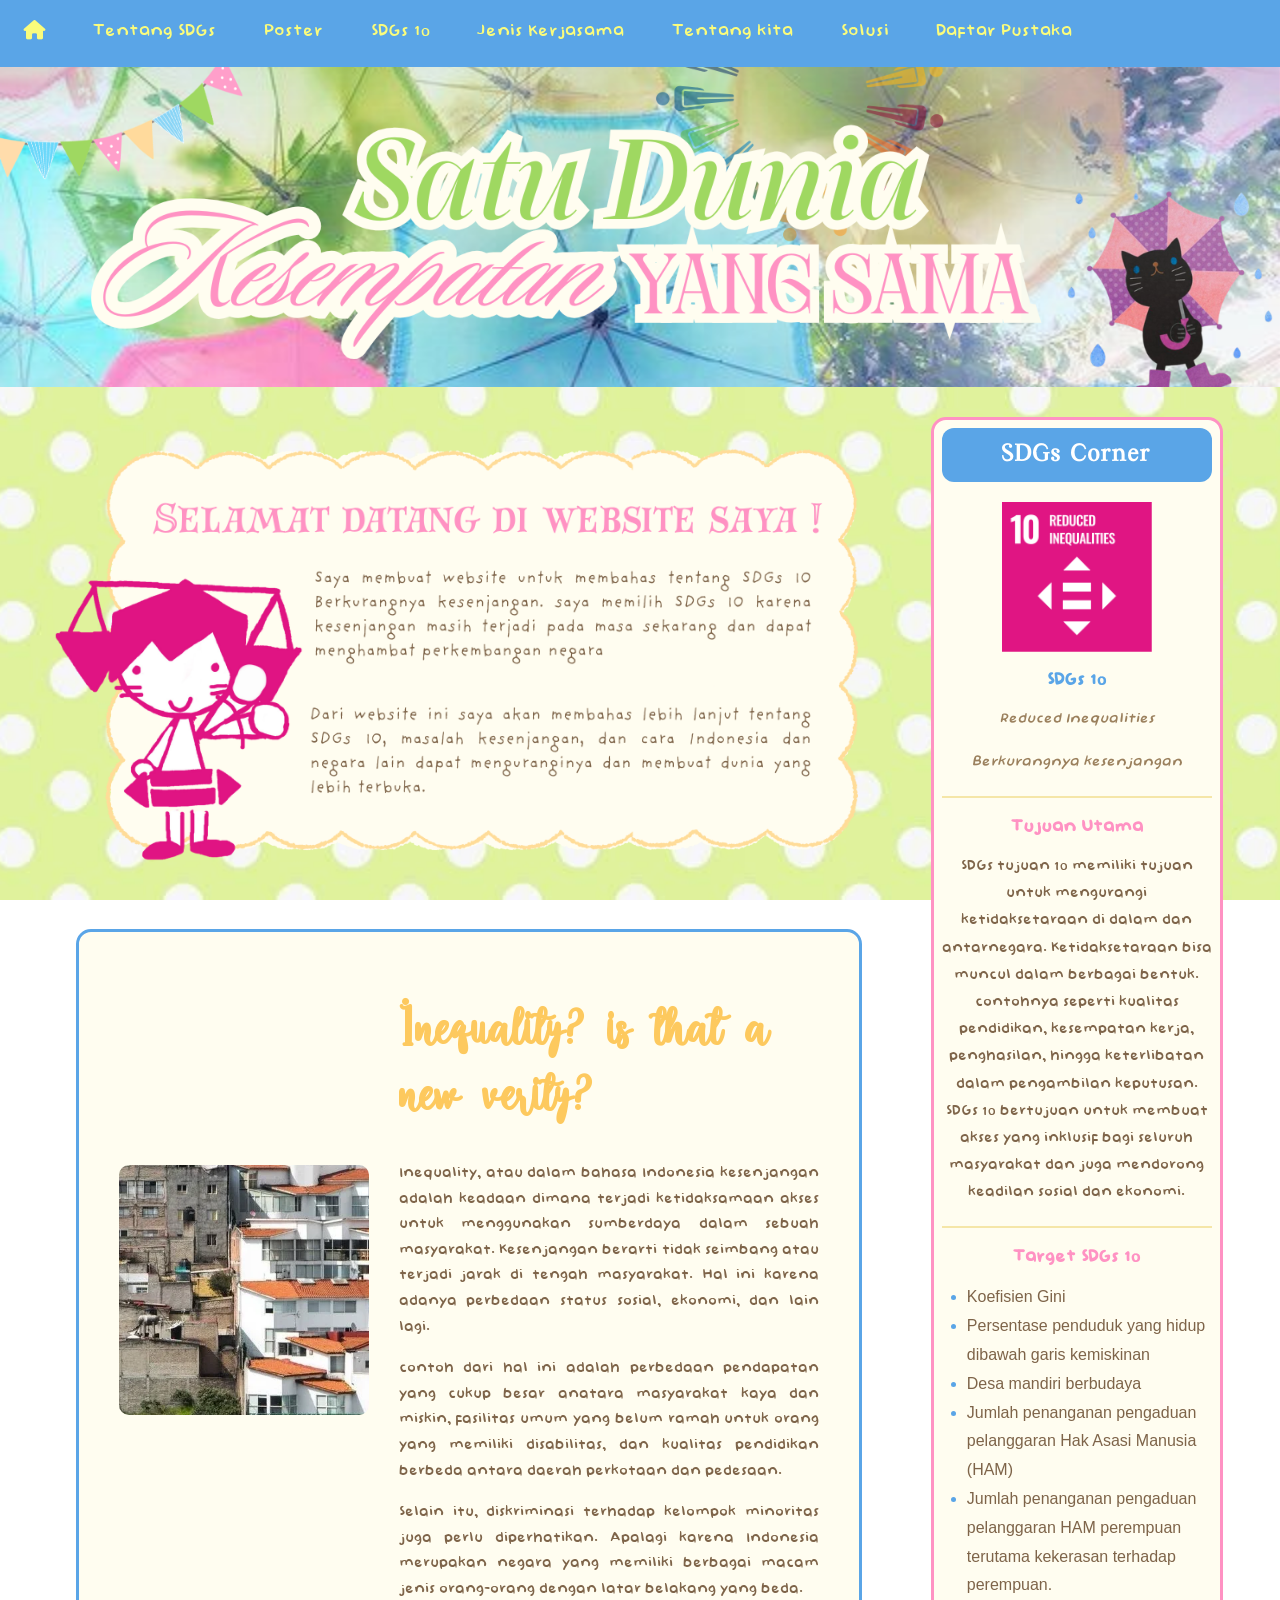
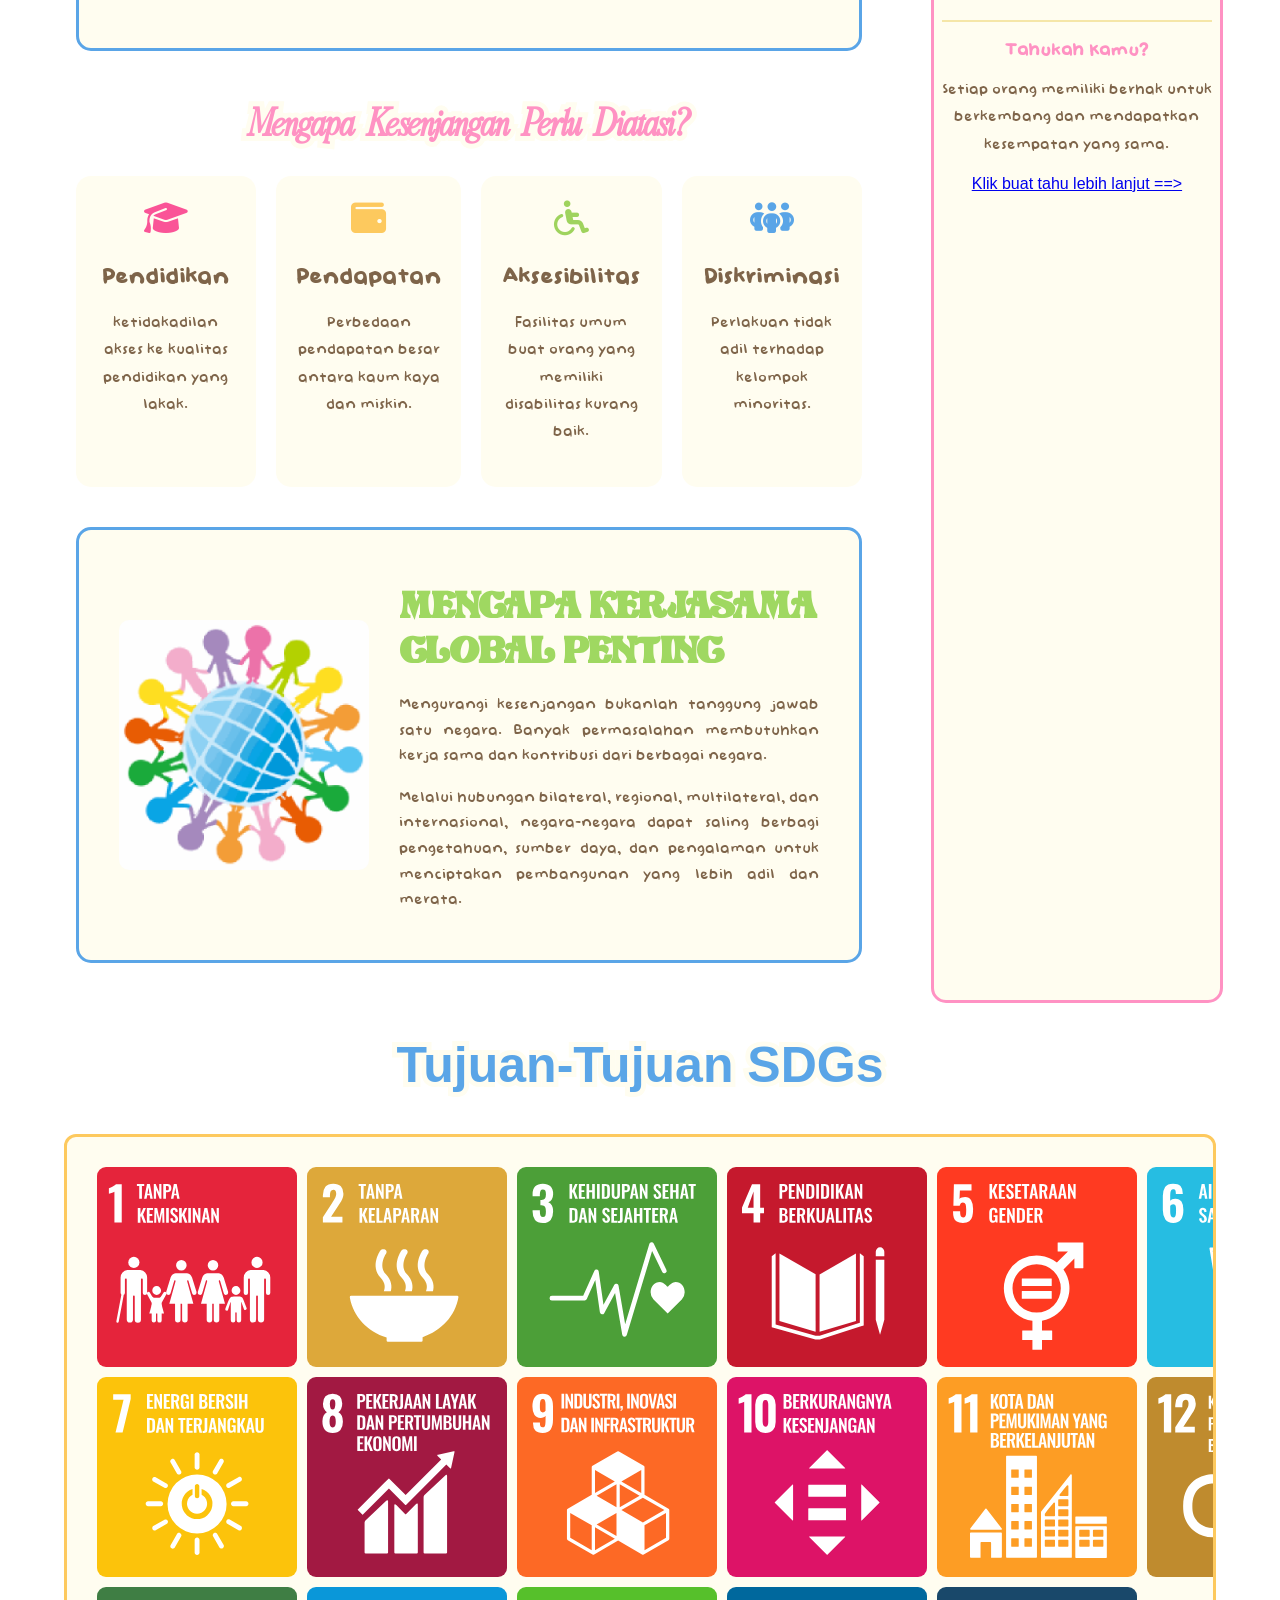
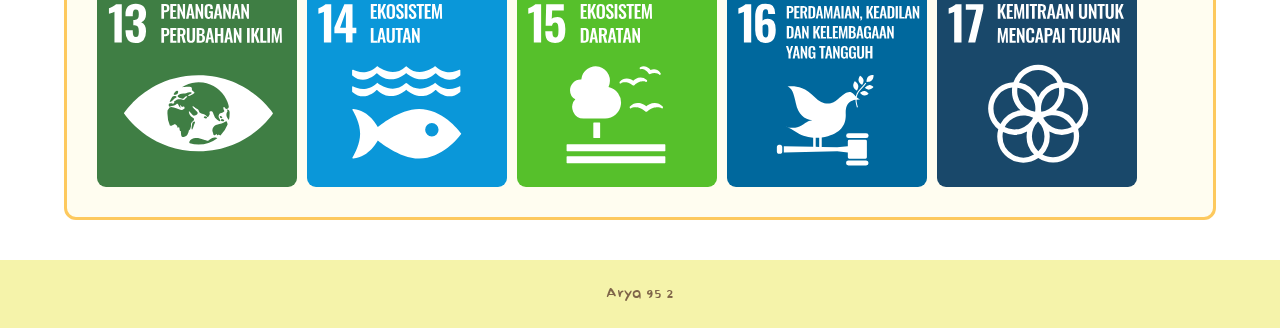
<file: index.html>
<!DOCTYPE html>
<html>
<head>
    <meta charset="UTF-8">
    <title>Berada</title>
    <link rel="icon" type="ico" href="download__9_-removebg-preview.ico">
    <link rel="stylesheet" href="webcolab.css">
    <link rel="stylesheet" href="https://cdnjs.cloudflare.com/ajax/libs/font-awesome/6.5.0/css/all.min.css">
    <link rel="stylesheet" href="sizer.css">
</head>

<body>

      <div class="topnav">
        <ul>
            <li>
                <a href="index.html" title="Home">
                    <i class="fa-solid fa-house"></i>
                </a>
            </li>

            <li class="dropdown">
                <a href="SDG.html">Tentang SDGs</a>
                <div class="cont">
                    <a href="SDG.html">Pengertian SDGs</a>
                    <a href="SDG.html">Jenis SDGs</a>
                    <a href="SDG.html">Tujuan SDGs</a>
                    <a href="SDG.html">3 Ciri-ciri</a>
                    <a href="SDG.html">Pengukur keberhasilan</a>
                    <a href="SDG.html">Dampak</a>
                </div>
            </li>

            <li><a href="Poster.html">Poster</a></li>

            <li class="dropdown">
    <a href="Tentang.html">SDGs 10</a>

    <div class="cont">
        <a href="Tentang.html#pengertian">Apa itu SDGs?</a>
        <a href="Tentang.html#sdgs10">Tentang SDGs 10</a>
        <a href="Tentang.html#target">Target Utama</a>
        <a href="Tentang.html#masalah">Analisis Permasalahan</a>
        <a href="Tentang.html#pancasila">Hubungan dengan Pancasila</a>
        <a href="Tentang.html#dampak">Dampak, Pihak, dan Solusi</a>
    </div>
</li>

            <li class="dropdown">
                <a href="Jenis.html">Jenis Kerjasama</a>
                <div class="cont">
                    <a href="Jenis.html#bilateral">Bilateral</a>
                    <a href="Jenis.html#regional">Regional</a>
                    <a href="Jenis.html#multilateral">Multilateral</a>
                    <a href="Jenis.html#internasional">Internasional</a>
                </div>
            </li>

            <li><a href="kita.html">Tentang kita</a></li>
            <li><a href="Solusi.html">Solusi</a></li>
            <li><a href="Daftar.html">Daftar Pustaka</a></li>
        </ul>
    </div>
    <div class="header">
        <img src="1.png" alt="home">
    </div>

<div class="row">
    <main class="column">

 <img src="Sustainable.png" alt="Selamat datang" class="t5t">


    <div class="contained">
    <img src="Kesenjangan.png" alt="Ilustrasi kesenjangan sosial">

    <div class="contained-text">
        <h1 class="pluey">Inequality? is that a new verity?</h1>

        <p>
            Inequality, atau dalam bahasa Indonesia kesenjangan adalah keadaan dimana terjadi ketidaksamaan akses untuk menggunakan sumberdaya dalam sebuah masyarakat.
            Kesenjangan berarti tidak seimbang atau terjadi jarak di tengah masyarakat. Hal ini karena adanya perbedaan status sosial, ekonomi, dan lain lagi.
        </p>

        <p>
            contoh dari hal ini adalah perbedaan pendapatan yang cukup besar anatara masyarakat kaya dan miskin, fasilitas umum yang belum ramah untuk orang yang memiliki disabilitas, dan kualitas pendidikan berbeda antara daerah perkotaan dan pedesaan.
        </p>

        <p>
            Selain itu, diskriminasi terhadap kelompok minoritas juga perlu diperhatikan. Apalagi karena Indonesia merupakan negara yang memiliki berbagai macam jenis orang-orang dengan latar belakang yang beda.
        </p>
    </div>
</div>

    <h1 class="bunny">Mengapa Kesenjangan Perlu Diatasi?</h1>

    <div class="problem-container">

        <div class="problem-card">
            <i class="fa-solid fa-graduation-cap"></i>
            <h2>Pendidikan</h2>
            <p>
                ketidakadilan akses ke kualitas pendidikan yang lakak.
            </p>
        </div>

        <div class="problem-card">
            <div class="purple">
            <i class="fa-solid fa-wallet"></i>
            </div>
            <h2>Pendapatan</h2>
            <p>Perbedaan pendapatan besar antara kaum kaya dan miskin.</p>
        </div>

        <div class="problem-card">
            <i class="fa-solid fa-wheelchair"></i>
            <h2>Aksesibilitas</h2>
            <p>
                Fasilitas umum buat orang yang memiliki disabilitas kurang baik.
            </p>
        </div>

        <div class="problem-card">
            <i class="fa-solid fa-people-group"></i>
            <h2>Diskriminasi</h2>
            <p>
                Perlakuan tidak adil terhadap kelompok minoritas.
            </p>
        </div>

    </div>

<div class="contained">

    <img src="download (2).gif" alt="Kerjasama global">

        <div class="contained-text">
            <h1 class="tat">Mengapa kerjasama global penting</h1>

            <p>
                Mengurangi kesenjangan bukanlah tanggung jawab satu negara.
                Banyak permasalahan membutuhkan kerja sama dan kontribusi
                dari berbagai negara.
            </p>

            <p>
                Melalui hubungan bilateral, regional, multilateral, dan
                internasional, negara-negara dapat saling berbagi
                pengetahuan, sumber daya, dan pengalaman untuk menciptakan
                pembangunan yang lebih adil dan merata.
            </p>
        </div>

    </div>



    </main>

    <aside class="column">

        <h2 class="hump">SDGs Corner</h2>

        <img src="LogoSDGs10.png" alt="Logo SDGs 10">

        <h3 class="pink">SDGs 10</h3>
        <p class="sdgs-name">Reduced Inequalities</p>
        <p class="sdgs-name">Berkurangnya kesenjangan</p>

        <hr>

        <h3>Tujuan Utama</h3>
        <p>
         SDGs tujuan 10 memiliki tujuan untuk mengurangi ketidaksetaraan di dalam dan antarnegara. Ketidaksetaraan bisa muncul dalam berbagai bentuk. contohnya seperti kualitas pendidikan, kesempatan kerja, penghasilan, hingga keterlibatan dalam pengambilan keputusan. SDGs 10 bertujuan untuk membuat akses yang inklusif bagi seluruh masyarakat dan juga mendorong keadilan sosial dan ekonomi.</p>
        <hr>

        <h3>Target SDGs 10</h3>
        <ul>
            <li>Koefisien Gini</li>
            <li> Persentase penduduk yang hidup dibawah garis kemiskinan</li>
            <li> Desa mandiri berbudaya</li>
            <li> Jumlah penanganan pengaduan pelanggaran Hak Asasi Manusia (HAM)</li>
            <li> Jumlah penanganan pengaduan pelanggaran HAM perempuan terutama kekerasan terhadap perempuan.</li>
        </ul>

        <hr>

        <h3>Tahukah Kamu?</h3>
        <p>
            Setiap orang memiliki berhak untuk berkembang dan mendapatkan kesempatan yang sama.
        </p>

        <a href="Tentang.html">Klik buat tahu lebih lanjut ==></a>

    </aside>

</div>
<h1 class="what">Tujuan-Tujuan SDGs</h1>
<div class="ambil">
    <img src="SDG-1.svg" alt="SDGs1">
    <img src="SDG-2.svg" alt="SDGs2">
    <img src="SDG-3.svg" alt="SDGs3">
    <img src="SDG-4.svg" alt="SDGs4">
    <img src="SDG-5.svg" alt="SDGs5">
    <img src="SDG-6.svg" alt="SDGs6">
    <img src="SDG-7.svg" alt="SDGs7">
    <img src="SDG-8.svg" alt="SDGs8">
    <img src="SDG-9.svg" alt="SDGs9">
    <img src="SDG-10.svg" alt="SDGs10">
    <img src="SDG-11.svg" alt="SDGs11">
    <img src="SDG-12.svg" alt="SDGs12">
    <img src="SDG-13.svg" alt="SDGs13">
    <img src="SDG-14.svg" alt="SDGs14">
    <img src="SDG-15.svg" alt="SDGs15">
    <img src="SDG-16.svg" alt="SDGs16">
    <img src="SDG-17.svg" alt="SDGs17">

</div>
    <div class="footer">
        <p>Arya 95 2</p>
    </div>

</body>
</html>
</file>
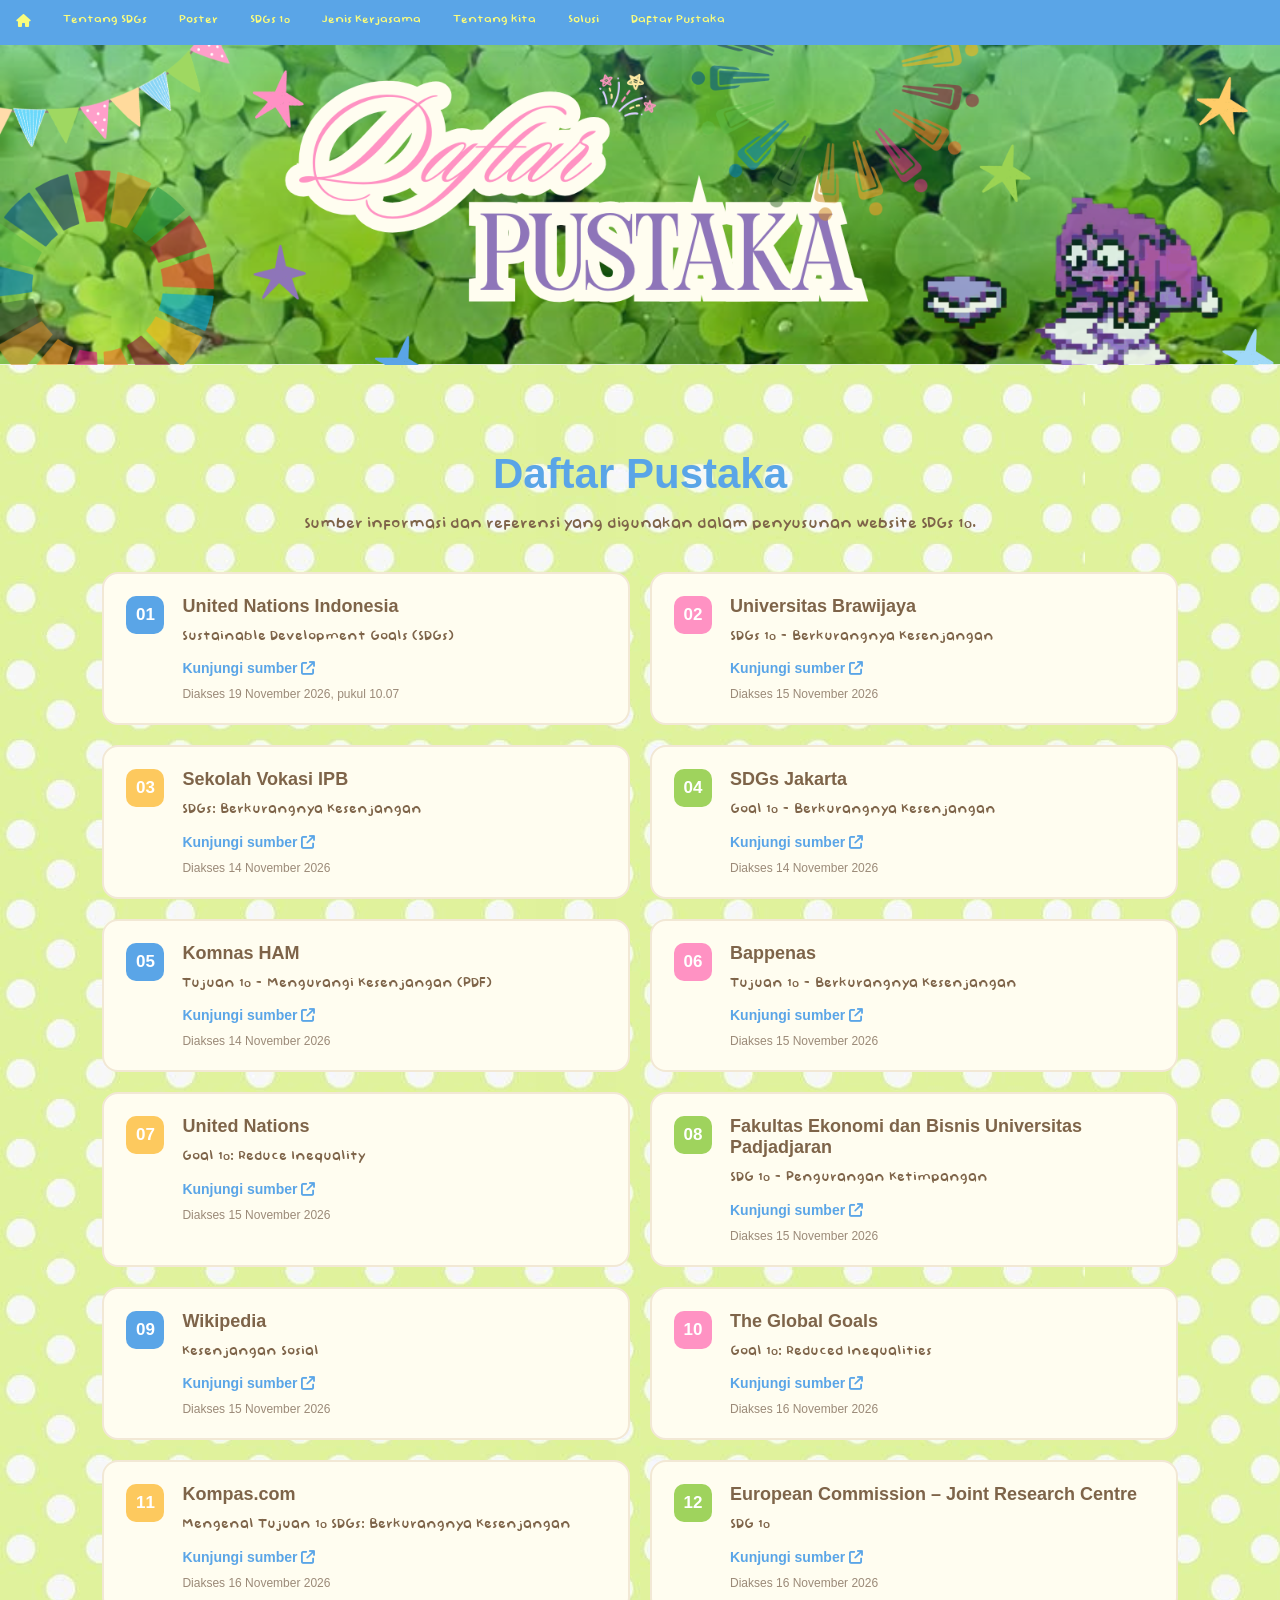
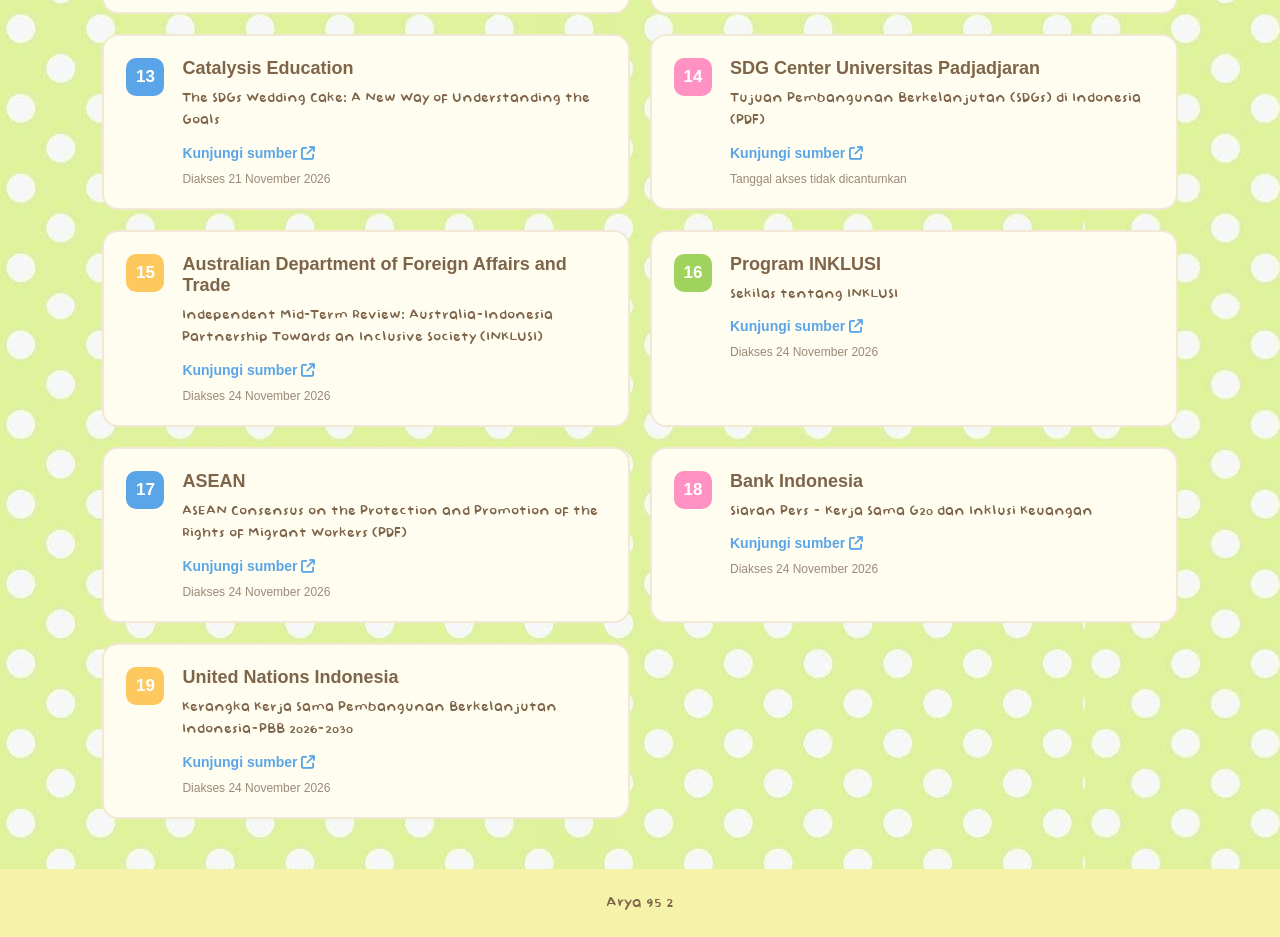
<file: Daftar.html>
<!DOCTYPE html>
<html>
<head>
    <title>Daftar Pustaka</title>
    <link rel="stylesheet" href="webcolab.css">
    <link rel="stylesheet" href="https://cdnjs.cloudflare.com/ajax/libs/font-awesome/6.5.0/css/all.min.css">
    <link rel="stylesheet" href="solusi.css">
</head>

<body background="image (1).png">

    <div class="topnav">
        <ul>
            <li>
                <a href="index.html" title="Home">
                    <i class="fa-solid fa-house"></i>
                </a>
            </li>

            <li class="dropdown">
                <a href="SDG.html">Tentang SDGs</a>
                <div class="cont">
                    <a href="SDG.html">Pengertian SDGs</a>
                    <a href="SDG.html">Jenis SDGs</a>
                    <a href="SDG.html">Tujuan SDGs</a>
                    <a href="SDG.html">3 Ciri-ciri</a>
                    <a href="SDG.html">Pengukur keberhasilan</a>
                    <a href="SDG.html">Dampak</a>
                </div>
            </li>

            <li><a href="Poster.html">Poster</a></li>

            <li class="dropdown">
    <a href="Tentang.html">SDGs 10</a>

    <div class="cont">
        <a href="Tentang.html#pengertian">Apa itu SDGs?</a>
        <a href="Tentang.html#sdgs10">Tentang SDGs 10</a>
        <a href="Tentang.html#target">Target Utama</a>
        <a href="Tentang.html#masalah">Analisis Permasalahan</a>
        <a href="Tentang.html#pancasila">Hubungan dengan Pancasila</a>
        <a href="Tentang.html#dampak">Dampak, Pihak, dan Solusi</a>
    </div>
</li>

            <li class="dropdown">
                <a href="Jenis.html">Jenis Kerjasama</a>
                <div class="cont">
                    <a href="Jenis.html#bilateral">Bilateral</a>
                    <a href="Jenis.html#regional">Regional</a>
                    <a href="Jenis.html#multilateral">Multilateral</a>
                    <a href="Jenis.html#internasional">Internasional</a>
                </div>
            </li>

            <li><a href="kita.html">Tentang kita</a></li>
            <li><a href="Solusi.html">Solusi</a></li>
            <li><a href="Daftar.html">Daftar Pustaka</a></li>
        </ul>
    </div>

    

    <div class="header">
        <img src="7.png" alt="home">
    </div>

<section class="daftar-section">

    <div class="daftar-heading">
        <h1>Daftar Pustaka</h1>
        <p>
            Sumber informasi dan referensi yang digunakan
            dalam penyusunan website SDGs 10.
        </p>
    </div>

    <div class="daftar-container">

        <div class="daftar-card">
            <span class="daftar-number">01</span>
            <div>
                <h3>United Nations Indonesia</h3>
                <p>Sustainable Development Goals (SDGs)</p>
                <a href="https://indonesia.un.org/id/sdgs" target="_blank">
                    Kunjungi sumber <i class="fa-solid fa-arrow-up-right-from-square"></i>
                </a>
                <small>Diakses 19 November 2026, pukul 10.07</small>
            </div>
        </div>

        <div class="daftar-card">
            <span class="daftar-number">02</span>
            <div>
                <h3>Universitas Brawijaya</h3>
                <p>SDGs 10 – Berkurangnya Kesenjangan</p>
                <a href="https://sdgs.ub.ac.id/inacol-sdgs/17-goals-bappenas/sdgs-10-berkurangnya-kesenjangan/" target="_blank">
                    Kunjungi sumber <i class="fa-solid fa-arrow-up-right-from-square"></i>
                </a>
                <small>Diakses 15 November 2026</small>
            </div>
        </div>

        <div class="daftar-card">
            <span class="daftar-number">03</span>
            <div>
                <h3>Sekolah Vokasi IPB</h3>
                <p>SDGs: Berkurangnya Kesenjangan</p>
                <a href="https://sv.ipb.ac.id/sdgs-berkurangnya-kesenjangan/" target="_blank">
                    Kunjungi sumber <i class="fa-solid fa-arrow-up-right-from-square"></i>
                </a>
                <small>Diakses 14 November 2026</small>
            </div>
        </div>

        <div class="daftar-card">
            <span class="daftar-number">04</span>
            <div>
                <h3>SDGs Jakarta</h3>
                <p>Goal 10 – Berkurangnya Kesenjangan</p>
                <a href="https://sdgs.jakarta.go.id/sdgs-goal/berkurangnya-kesenjangan" target="_blank">
                    Kunjungi sumber <i class="fa-solid fa-arrow-up-right-from-square"></i>
                </a>
                <small>Diakses 14 November 2026</small>
            </div>
        </div>

        <div class="daftar-card">
            <span class="daftar-number">05</span>
            <div>
                <h3>Komnas HAM</h3>
                <p>Tujuan 10 – Mengurangi Kesenjangan (PDF)</p>
                <a href="https://sdg.komnasham.go.id/sdg-content/uploads/2017/04/Tujuan-10.pdf" target="_blank">
                    Kunjungi sumber <i class="fa-solid fa-arrow-up-right-from-square"></i>
                </a>
                <small>Diakses 14 November 2026</small>
            </div>
        </div>

        <div class="daftar-card">
            <span class="daftar-number">06</span>
            <div>
                <h3>Bappenas</h3>
                <p>Tujuan 10 – Berkurangnya Kesenjangan</p>
                <a href="https://sdgs.bappenas.go.id/17-goals/10" target="_blank">
                    Kunjungi sumber <i class="fa-solid fa-arrow-up-right-from-square"></i>
                </a>
                <small>Diakses 15 November 2026</small>
            </div>
        </div>

        <div class="daftar-card">
            <span class="daftar-number">07</span>
            <div>
                <h3>United Nations</h3>
                <p>Goal 10: Reduce Inequality</p>
                <a href="https://www.un.org/sustainabledevelopment/inequality/" target="_blank">
                    Kunjungi sumber <i class="fa-solid fa-arrow-up-right-from-square"></i>
                </a>
                <small>Diakses 15 November 2026</small>
            </div>
        </div>

        <div class="daftar-card">
            <span class="daftar-number">08</span>
            <div>
                <h3>Fakultas Ekonomi dan Bisnis Universitas Padjadjaran</h3>
                <p>SDG 10 – Pengurangan Ketimpangan</p>
                <a href="https://feb.unpad.ac.id/sdg-10-pengurangan-ketimpangan/" target="_blank">
                    Kunjungi sumber <i class="fa-solid fa-arrow-up-right-from-square"></i>
                </a>
                <small>Diakses 15 November 2026</small>
            </div>
        </div>

        <div class="daftar-card">
            <span class="daftar-number">09</span>
            <div>
                <h3>Wikipedia</h3>
                <p>Kesenjangan Sosial</p>
                <a href="https://id.wikipedia.org/wiki/Kesenjangan_sosial" target="_blank">
                    Kunjungi sumber <i class="fa-solid fa-arrow-up-right-from-square"></i>
                </a>
                <small>Diakses 15 November 2026</small>
            </div>
        </div>

        <div class="daftar-card">
            <span class="daftar-number">10</span>
            <div>
                <h3>The Global Goals</h3>
                <p>Goal 10: Reduced Inequalities</p>
                <a href="https://globalgoals.org/goals/10-reduced-inequalities/" target="_blank">
                    Kunjungi sumber <i class="fa-solid fa-arrow-up-right-from-square"></i>
                </a>
                <small>Diakses 16 November 2026</small>
            </div>
        </div>

        <div class="daftar-card">
            <span class="daftar-number">11</span>
            <div>
                <h3>Kompas.com</h3>
                <p>Mengenal Tujuan 10 SDGs: Berkurangnya Kesenjangan</p>
                <a href="https://lestari.kompas.com/read/2023/05/16/153000886/mengenal-tujuan-10-sdgs--berkurangnya-kesenjangan" target="_blank">
                    Kunjungi sumber <i class="fa-solid fa-arrow-up-right-from-square"></i>
                </a>
                <small>Diakses 16 November 2026</small>
            </div>
        </div>

        <div class="daftar-card">
            <span class="daftar-number">12</span>
            <div>
                <h3>European Commission – Joint Research Centre</h3>
                <p>SDG 10</p>
                <a href="https://know-sdgs.jrc.ec.europa.eu/sdg/10" target="_blank">
                    Kunjungi sumber <i class="fa-solid fa-arrow-up-right-from-square"></i>
                </a>
                <small>Diakses 16 November 2026</small>
            </div>
        </div>

        <div class="daftar-card">
            <span class="daftar-number">13</span>
            <div>
                <h3>Catalysis Education</h3>
                <p>The SDGs Wedding Cake: A New Way of Understanding the Goals</p>
                <a href="https://catalysiseducation.substack.com/p/the-sdgs-wedding-cake-a-new-way-of" target="_blank">
                    Kunjungi sumber <i class="fa-solid fa-arrow-up-right-from-square"></i>
                </a>
                <small>Diakses 21 November 2026</small>
            </div>
        </div>

        <div class="daftar-card">
            <span class="daftar-number">14</span>
            <div>
                <h3>SDG Center Universitas Padjadjaran</h3>
                <p>Tujuan Pembangunan Berkelanjutan (SDGs) di Indonesia (PDF)</p>
                <a href="https://sdgcenter.unpad.ac.id/wp-content/uploads/2020/04/Tujuan-Pembangunan-Berkelanjutan-SDGs-di-Indonesia_compressed.pdf" target="_blank">
                    Kunjungi sumber <i class="fa-solid fa-arrow-up-right-from-square"></i>
                </a>
                <small>Tanggal akses tidak dicantumkan</small>
            </div>
        </div>

        <div class="daftar-card">
            <span class="daftar-number">15</span>
            <div>
                <h3>Australian Department of Foreign Affairs and Trade</h3>
                <p>Independent Mid-Term Review: Australia–Indonesia Partnership Towards an Inclusive Society (INKLUSI)</p>
                <a href="https://www.dfat.gov.au/publications/development/independent-mid-term-review-australia-indonesia-partnership-towards-inclusive-society-inklusi-program-and-management" target="_blank">
                    Kunjungi sumber <i class="fa-solid fa-arrow-up-right-from-square"></i>
                </a>
                <small>Diakses 24 November 2026</small>
            </div>
        </div>

        <div class="daftar-card">
            <span class="daftar-number">16</span>
            <div>
                <h3>Program INKLUSI</h3>
                <p>Sekilas tentang INKLUSI</p>
                <a href="https://inklusi.or.id/id/publikasi/dokumen/sekilas-tentang-inklusi" target="_blank">
                    Kunjungi sumber <i class="fa-solid fa-arrow-up-right-from-square"></i>
                </a>
                <small>Diakses 24 November 2026</small>
            </div>
        </div>

        <div class="daftar-card">
            <span class="daftar-number">17</span>
            <div>
                <h3>ASEAN</h3>
                <p>ASEAN Consensus on the Protection and Promotion of the Rights of Migrant Workers (PDF)</p>
                <a href="https://asean.org/wp-content/uploads/2017/11/ASEAN-Consensus-on-the-Protection-and-Promotion-of-the-Rights-of-Migrant-Workers1.pdf" target="_blank">
                    Kunjungi sumber <i class="fa-solid fa-arrow-up-right-from-square"></i>
                </a>
                <small>Diakses 24 November 2026</small>
            </div>
        </div>

        <div class="daftar-card">
            <span class="daftar-number">18</span>
            <div>
                <h3>Bank Indonesia</h3>
                <p>Siaran Pers – Kerja Sama G20 dan Inklusi Keuangan</p>
                <a href="https://www.bi.go.id/id/publikasi/ruang-media/news-release/Pages/sp_2426722.aspx" target="_blank">
                    Kunjungi sumber <i class="fa-solid fa-arrow-up-right-from-square"></i>
                </a>
                <small>Diakses 24 November 2026</small>
            </div>
        </div>

        <div class="daftar-card">
            <span class="daftar-number">19</span>
            <div>
                <h3>United Nations Indonesia</h3>
                <p>Kerangka Kerja Sama Pembangunan Berkelanjutan Indonesia–PBB 2026–2030</p>
                <a href="https://indonesia.un.org/id/299620-kerangka-kerja-sama-pembangunan-berkelanjutan-indonesia%E2%80%93perserikatan-bangsa-bangsa-2026%E2%80%932030" target="_blank">
                    Kunjungi sumber <i class="fa-solid fa-arrow-up-right-from-square"></i>
                </a>
                <small>Diakses 24 November 2026</small>
            </div>
        </div>

    </div>
</section>
    
    <div class="footer">
        <p>Arya 95 2</p>
    </div>

</body>
</html>
</file>
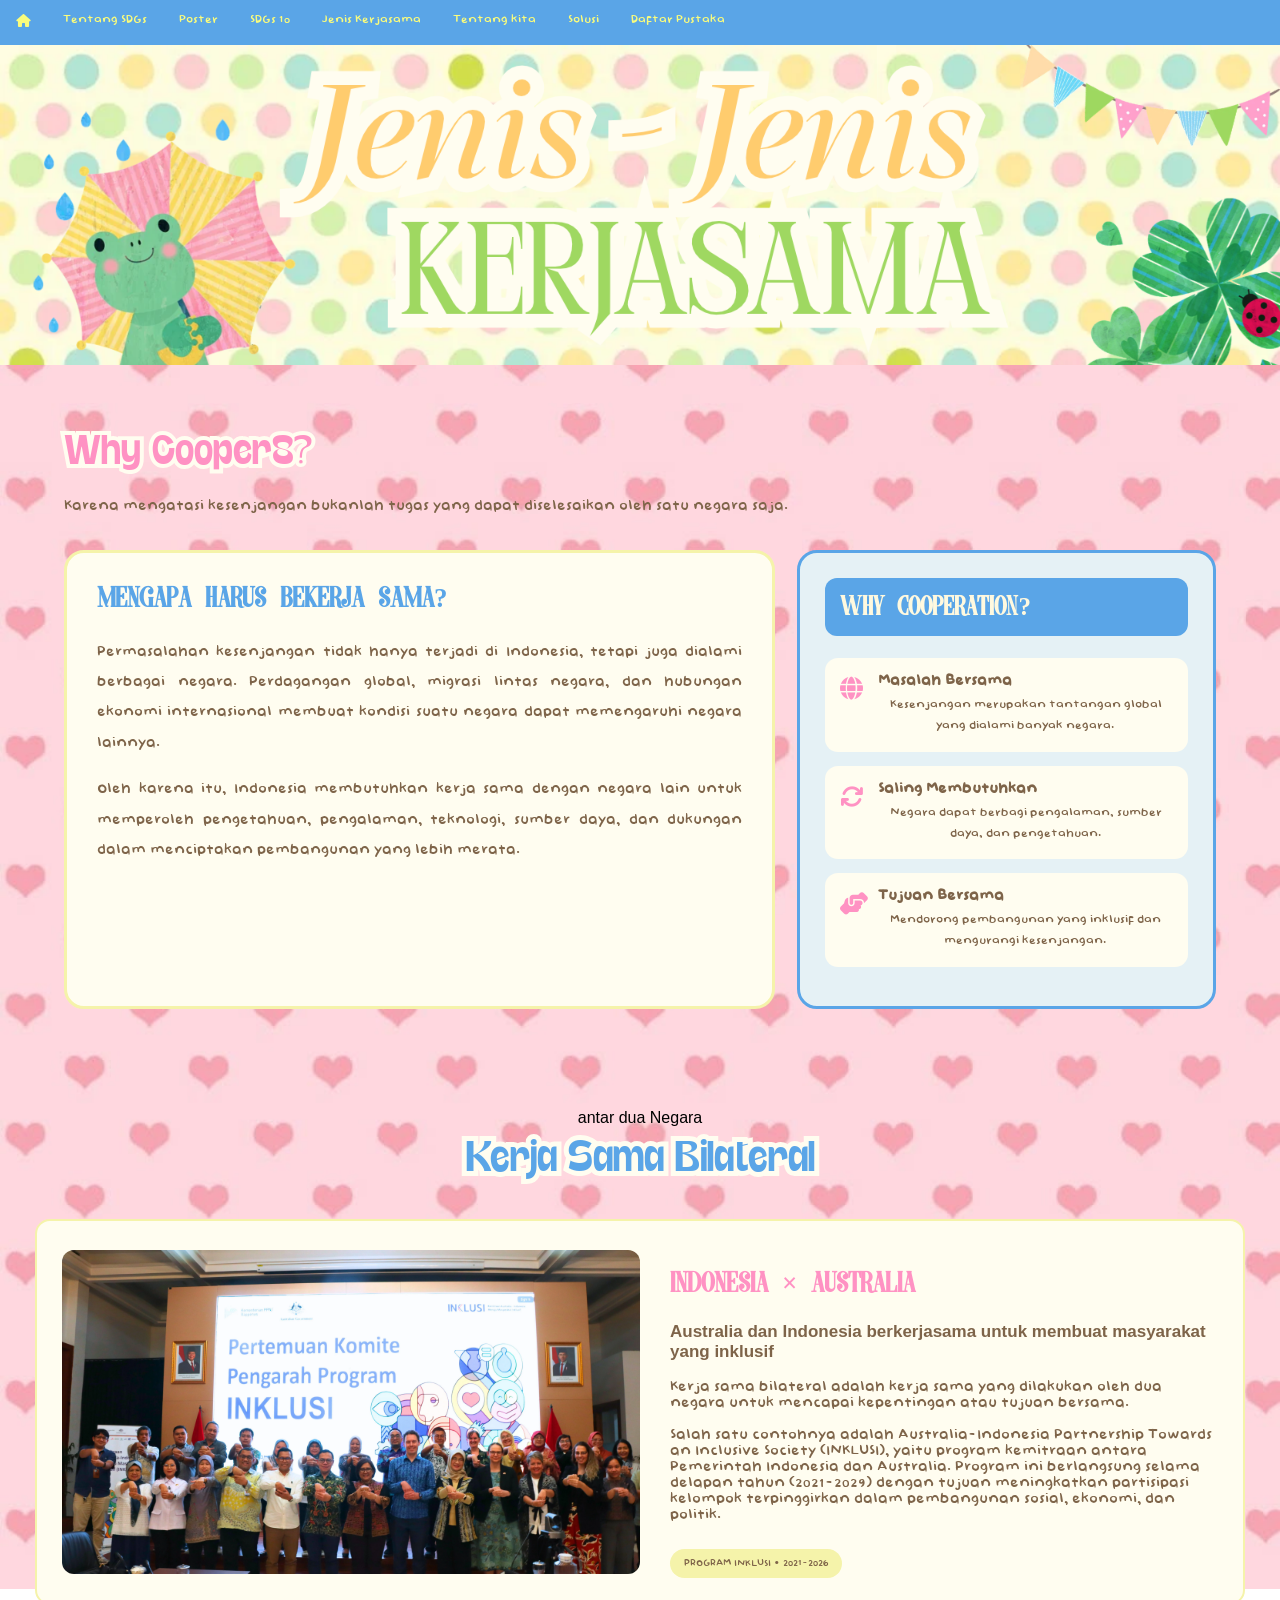
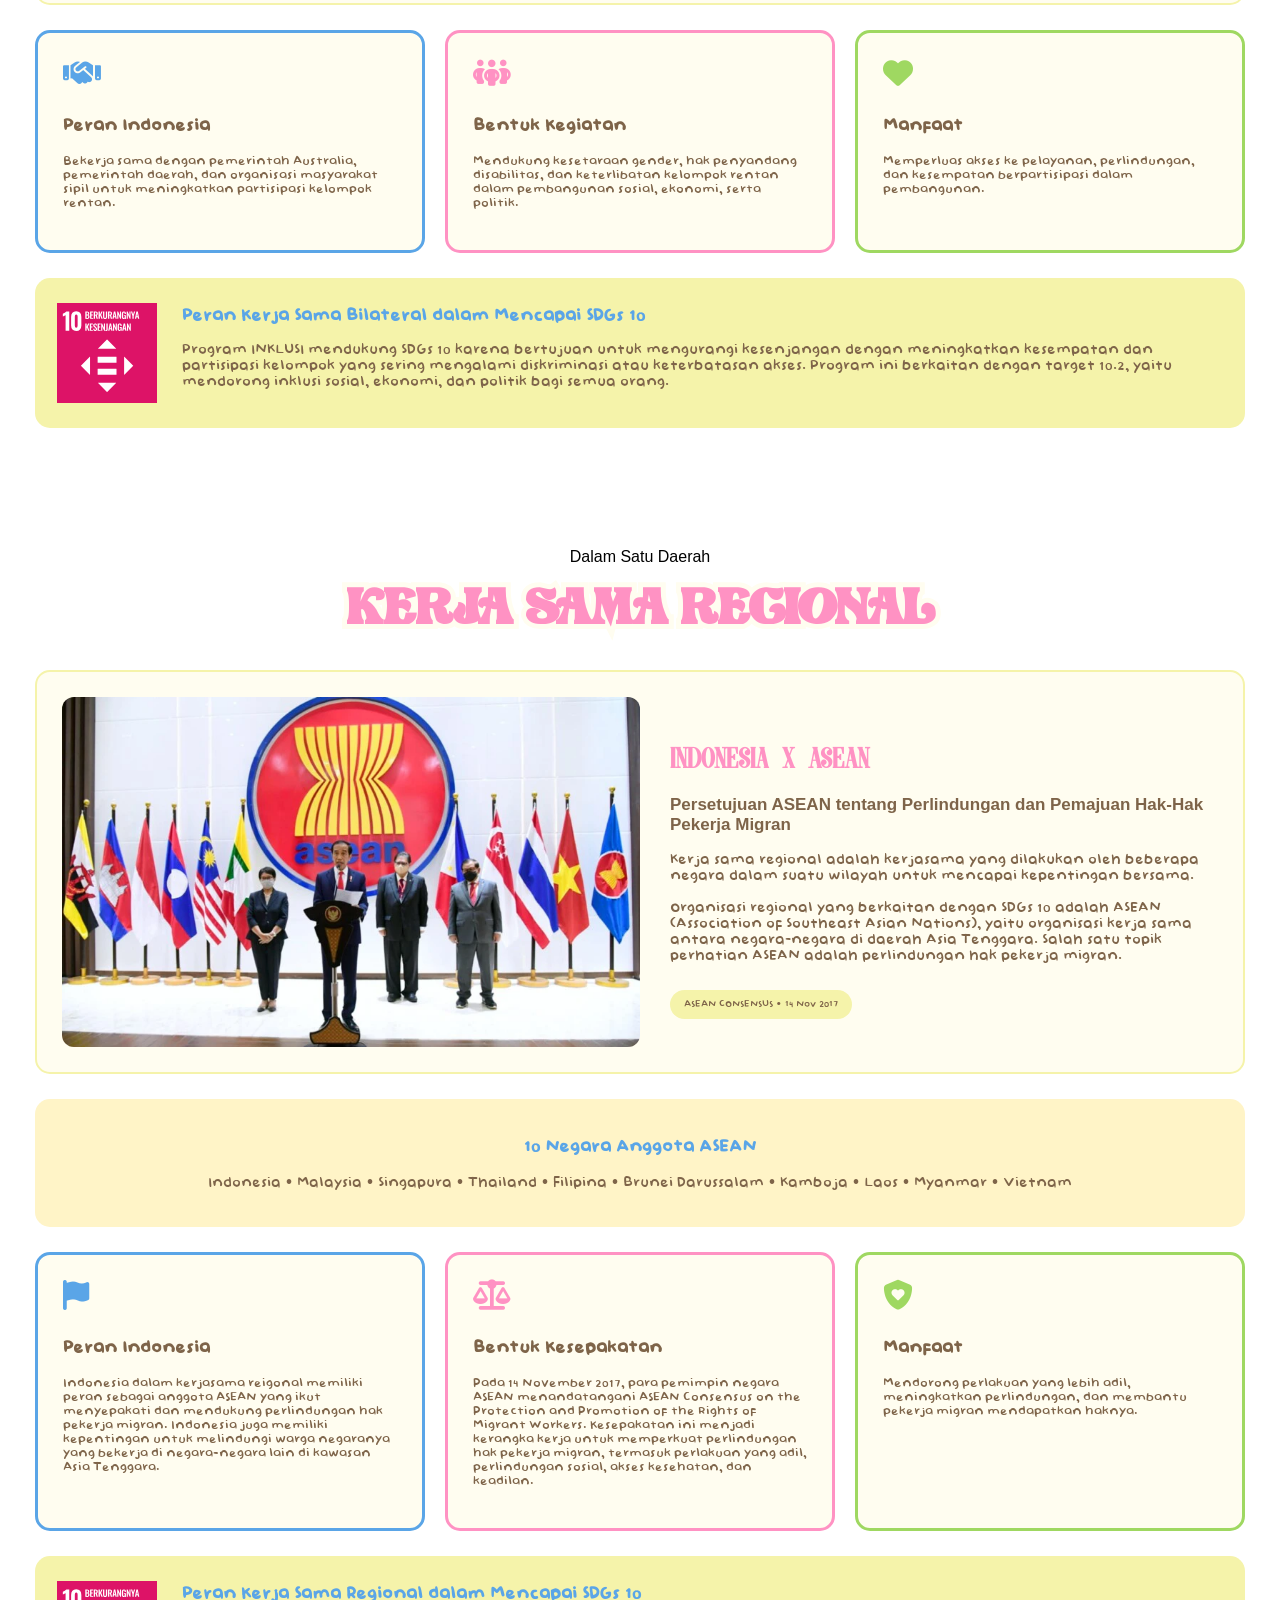
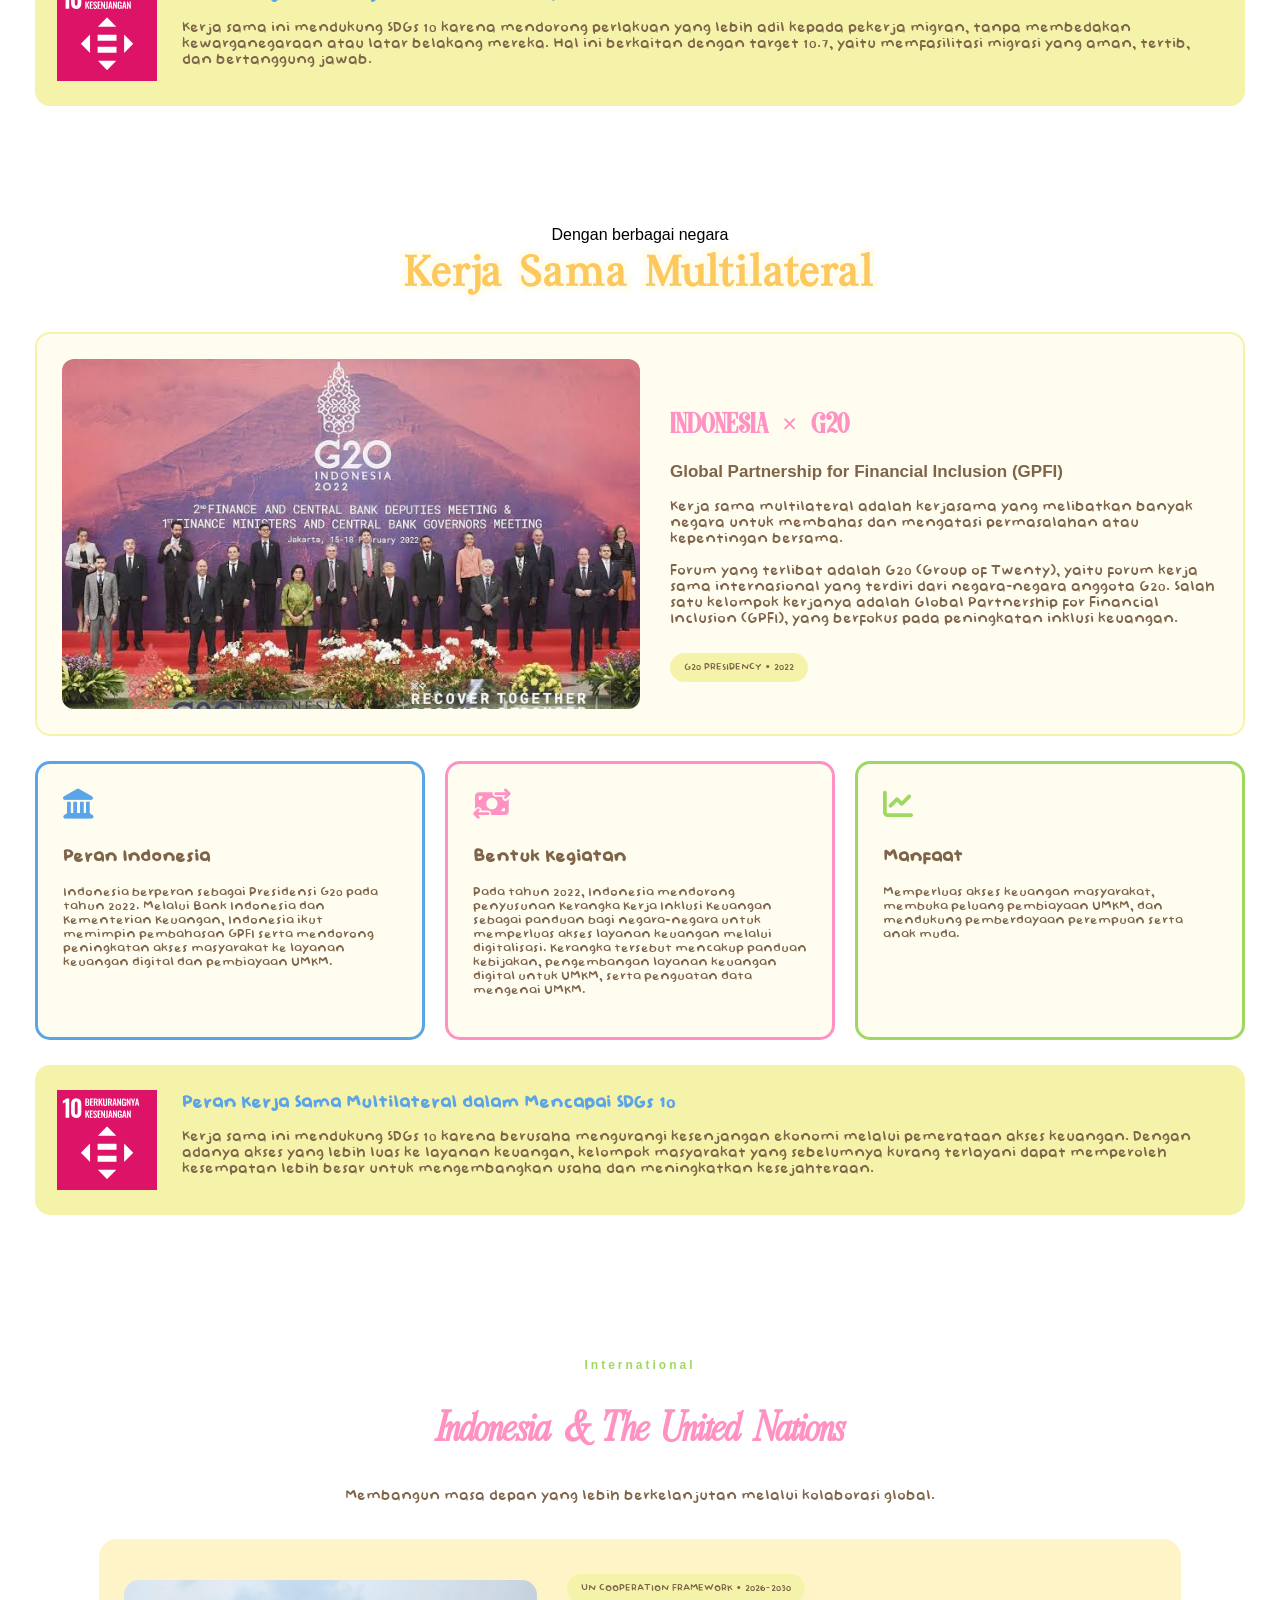
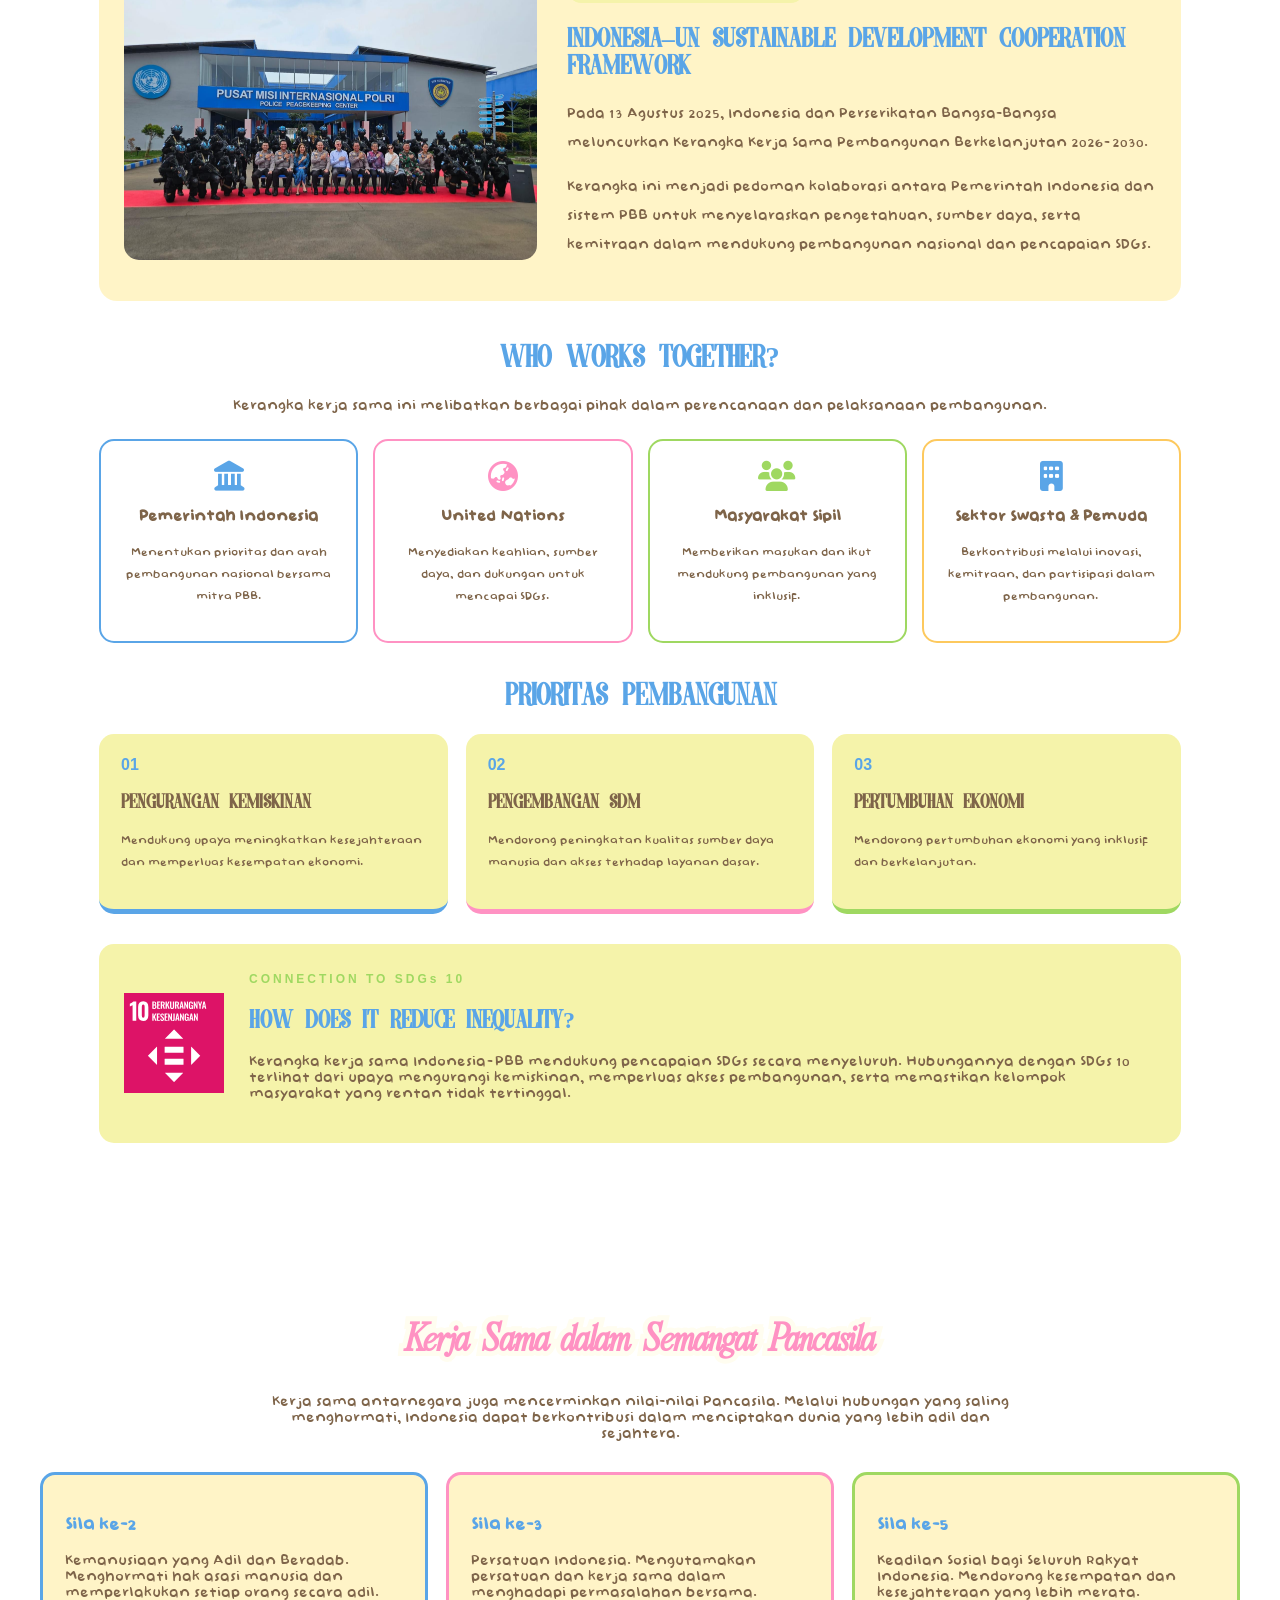
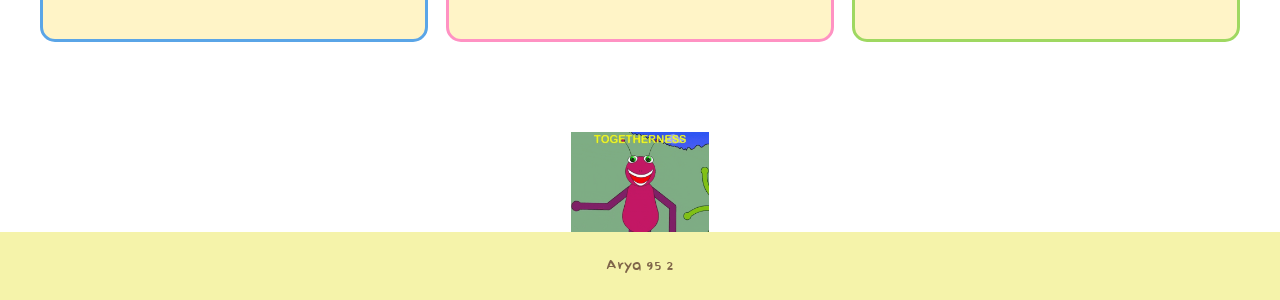
<file: Jenis.html>
<!DOCTYPE html>
<html>
<head>
    <title>Jenis-Jenis kerjasama</title>
    <link rel="stylesheet" href="webcolab.css">
    <link rel="stylesheet" href="https://cdnjs.cloudflare.com/ajax/libs/font-awesome/6.5.0/css/all.min.css">
    <link rel="stylesheet" href="jenis.css">
</head>

<body">

    <div class="topnav">
        <ul>
            <li>
                <a href="index.html" title="Home">
                    <i class="fa-solid fa-house"></i>
                </a>
            </li>

            <li class="dropdown">
                <a href="SDG.html">Tentang SDGs</a>
                <div class="cont">
                    <a href="SDG.html">Pengertian SDGs</a>
                    <a href="SDG.html">Jenis SDGs</a>
                    <a href="SDG.html">Tujuan SDGs</a>
                    <a href="SDG.html">3 Ciri-ciri</a>
                    <a href="SDG.html">Pengukur keberhasilan</a>
                    <a href="SDG.html">Dampak</a>
                </div>
            </li>

            <li><a href="Poster.html">Poster</a></li>

            <li class="dropdown">
    <a href="Tentang.html">SDGs 10</a>

    <div class="cont">
        <a href="Tentang.html#pengertian">Apa itu SDGs?</a>
        <a href="Tentang.html#sdgs10">Tentang SDGs 10</a>
        <a href="Tentang.html#target">Target Utama</a>
        <a href="Tentang.html#masalah">Analisis Permasalahan</a>
        <a href="Tentang.html#pancasila">Hubungan dengan Pancasila</a>
        <a href="Tentang.html#dampak">Dampak, Pihak, dan Solusi</a>
    </div>
</li>

            <li class="dropdown">
                <a href="Jenis.html">Jenis Kerjasama</a>
                <div class="cont">
                    <a href="Jenis.html#bilateral">Bilateral</a>
                    <a href="Jenis.html#regional">Regional</a>
                    <a href="Jenis.html#multilateral">Multilateral</a>
                    <a href="Jenis.html#internasional">Internasional</a>
                </div>
            </li>

            <li><a href="kita.html">Tentang kita</a></li>
            <li><a href="Solusi.html">Solusi</a></li>
            <li><a href="Daftar.html">Daftar Pustaka</a></li>
        </ul>
    </div>

    <div class="header">
        <img src="8.png" alt="home">
    </div>

<section class="why-cooperate">

    <div class="why-heading">
        <h1>Why Cooper8?</h1>
        <p>
            Karena mengatasi kesenjangan bukanlah tugas yang dapat
            diselesaikan oleh satu negara saja.
        </p>
    </div>

    <div class="why-layout">

        <!-- MAIN CONTENT -->
        <div class="why-text">
            <h2>Mengapa Harus Bekerja Sama?</h2>

            <p>
                Permasalahan kesenjangan tidak hanya terjadi di
                Indonesia, tetapi juga dialami berbagai negara.
                Perdagangan global, migrasi lintas negara, dan
                hubungan ekonomi internasional membuat kondisi
                suatu negara dapat memengaruhi negara lainnya.
            </p>

            <p>
                Oleh karena itu, Indonesia membutuhkan kerja sama
                dengan negara lain untuk memperoleh pengetahuan,
                pengalaman, teknologi, sumber daya, dan dukungan
                dalam menciptakan pembangunan yang lebih merata.
            </p>
        </div>

        <!-- SIDEBAR -->
        <aside class="why-sidebar">

            <h2>Why Cooperation?</h2>

            <div class="why-point">
                <i class="fa-solid fa-globe"></i>
                <div>
                    <h3>Masalah Bersama</h3>
                    <p>
                        Kesenjangan merupakan tantangan global
                        yang dialami banyak negara.
                    </p>
                </div>
            </div>

            <div class="why-point">
                <i class="fa-solid fa-arrows-rotate"></i>
                <div>
                    <h3>Saling Membutuhkan</h3>
                    <p>
                        Negara dapat berbagi pengalaman,
                        sumber daya, dan pengetahuan.
                    </p>
                </div>
            </div>

            <div class="why-point">
                <i class="fa-solid fa-handshake-angle"></i>
                <div>
                    <h3>Tujuan Bersama</h3>
                    <p>
                        Mendorong pembangunan yang inklusif
                        dan mengurangi kesenjangan.
                    </p>
                </div>
            </div>

        </aside>
    </div>

</section>
    
     <section class="coop-section" id="bilateral">

        <div class="section-heading">
            <span>antar dua Negara</span>
            <h1>Kerja Sama Bilateral</h1>
        </div>

        <div class="coop-feature">
            <img src="10.webp" alt="Program INKLUSI">

            <div>
                <h2>Indonesia × Australia</h2>
                <h3>Australia dan Indonesia berkerjasama untuk membuat masyarakat yang inklusif</h3>
                <p>
                    Kerja sama bilateral adalah kerja sama yang dilakukan oleh dua negara untuk mencapai kepentingan atau tujuan bersama.                 
                </p>
                <p>
                    Salah satu contohnya adalah Australia–Indonesia Partnership
                    Towards an Inclusive Society (INKLUSI), yaitu program
                    kemitraan antara Pemerintah Indonesia dan Australia.
                    Program ini berlangsung selama delapan tahun (2021–2029)
                    dengan tujuan meningkatkan partisipasi kelompok
                    terpinggirkan dalam pembangunan sosial, ekonomi, dan politik.
                </p>
                <span class="program-tag">PROGRAM INKLUSI • 2021–2026</span>
            </div>
        </div>

        <div class="info-grid">
            <article class="info-card">
                <i class="fa-solid fa-handshake"></i>
                <h3>Peran Indonesia</h3>
                <p>
                    Bekerja sama dengan pemerintah Australia,
                    pemerintah daerah, dan organisasi
                    masyarakat sipil untuk meningkatkan
                    partisipasi kelompok rentan.
                </p>
            </article>

            <article class="info-card">
                <i class="fa-solid fa-people-group"></i>
                <h3>Bentuk Kegiatan</h3>
                <p>
                    Mendukung kesetaraan gender, hak
                    penyandang disabilitas, dan keterlibatan
                    kelompok rentan dalam pembangunan sosial,
                    ekonomi, serta politik.
                </p>
            </article>

            <article class="info-card">
                <i class="fa-solid fa-heart"></i>
                <h3>Manfaat</h3>
                <p>
                    Memperluas akses ke pelayanan,
                    perlindungan, dan kesempatan berpartisipasi
                    dalam pembangunan.
                </p>
            </article>
        </div>

        <div class="sdgs-connection">
            <img src="SDG-10.svg" alt="SDGs 10">
            <div>
                <h3>Peran Kerja Sama Bilateral dalam Mencapai SDGs 10</h3>
                <p>
                    Program INKLUSI mendukung SDGs 10 karena bertujuan untuk mengurangi kesenjangan dengan meningkatkan kesempatan dan partisipasi kelompok yang sering mengalami diskriminasi atau keterbatasan akses. Program ini berkaitan dengan target 10.2, yaitu mendorong inklusi sosial, ekonomi, dan politik bagi semua orang.
                </p>
            </div>
        </div>

    </section>

    <section class="coop-section regional" id="regional">

        <div class="section-heading">
            <span>Dalam Satu Daerah</span>
            <h1>Kerja Sama Regional</h1>
        </div>

        <div class="coop-feature">
            <img src="ASEAN.webp" alt="ASEAN">

            <div>
                <h2>Indonesia x ASEAN</h2>
                <h3>Persetujuan ASEAN tentang Perlindungan dan Pemajuan Hak-Hak Pekerja Migran</h3>
                <p>
                Kerja sama regional adalah kerjasama yang dilakukan oleh beberapa negara dalam suatu wilayah untuk mencapai kepentingan bersama. 
                </p>
                <p>
                    Organisasi regional yang berkaitan dengan SDGs 10 adalah ASEAN (Association of Southeast Asian Nations), yaitu organisasi kerja sama antara negara-negara di daerah Asia Tenggara. Salah satu topik perhatian ASEAN adalah perlindungan hak pekerja migran. 
                </p>
                <span class="program-tag">ASEAN CONSENSUS • 14 Nov 2017</span>
            </div>
        </div>

        <div class="country-list">
            <h3>10 Negara Anggota ASEAN</h3>
            <p>
                Indonesia • Malaysia • Singapura • Thailand •
                Filipina • Brunei Darussalam • Kamboja •
                Laos • Myanmar • Vietnam
            </p>
        </div>

        <div class="info-grid">
            <article class="info-card">
                <i class="fa-solid fa-flag"></i>
                <h3>Peran Indonesia</h3>
                <p>
                   Indonesia dalam kerjasama reigonal memiliki peran sebagai anggota ASEAN yang ikut menyepakati dan mendukung perlindungan hak pekerja migran. Indonesia juga memiliki kepentingan untuk melindungi warga negaranya yang bekerja di negara-negara lain di kawasan Asia Tenggara. 
                </p>
            </article>

            <article class="info-card">
                <i class="fa-solid fa-scale-balanced"></i>
                <h3>Bentuk Kesepakatan</h3>
            <p>
                Pada 14 November 2017, para pemimpin negara ASEAN
                menandatangani ASEAN Consensus on the Protection and
                Promotion of the Rights of Migrant Workers. Kesepakatan
                ini menjadi kerangka kerja untuk memperkuat perlindungan
                hak pekerja migran, termasuk perlakuan yang adil,
                perlindungan sosial, akses kesehatan, dan keadilan.
            </p>
            </article>

            <article class="info-card">
                <i class="fa-solid fa-shield-heart"></i>
                <h3>Manfaat</h3>
                <p>
                    Mendorong perlakuan yang lebih adil,
                    meningkatkan perlindungan, dan membantu
                    pekerja migran mendapatkan haknya.
                </p>
            </article>
        </div>

        <div class="sdgs-connection">
            <img src="SDG-10.svg" alt="SDGs 10">
            <div>
                <h3>Peran Kerja Sama Regional dalam Mencapai SDGs 10</h3>
                <p>
                    Kerja sama ini mendukung SDGs 10 karena mendorong perlakuan yang lebih adil kepada pekerja migran, tanpa membedakan kewarganegaraan atau latar belakang mereka. Hal ini berkaitan dengan target 10.7, yaitu memfasilitasi migrasi yang aman, tertib, dan bertanggung jawab. 
                </p>
            </div>
        </div>

    </section>


    <!-- MULTILATERAL -->
    <section class="coop-section multilateral" id="multilateral">

        <div class="section-heading">
            <span>Dengan berbagai negara</span>
            <h1>Kerja Sama Multilateral</h1>
        </div>

        <div class="coop-feature">
            <img src="G20.jpg" alt="G20">

            <div>
                <h2>Indonesia × G20</h2>
                <h3>Global Partnership for Financial Inclusion (GPFI)</h3>
                <p>
                    Kerja sama multilateral adalah kerjasama yang melibatkan banyak negara untuk membahas dan mengatasi permasalahan atau kepentingan bersama.
                </p>
                <p>
                    Forum yang terlibat adalah G20 (Group of Twenty), yaitu forum kerja sama internasional yang terdiri dari negara-negara anggota G20. Salah satu kelompok kerjanya adalah Global Partnership for Financial Inclusion (GPFI), yang berfokus pada peningkatan inklusi keuangan. 
                </p>
                <span class="program-tag">G20 PRESIDENCY • 2022</span>
            </div>
        </div>

        <div class="info-grid">
            <article class="info-card">
                <i class="fa-solid fa-landmark"></i>
                <h3>Peran Indonesia</h3>
                <p>
                    Indonesia berperan sebagai Presidensi G20 pada tahun 2022. Melalui Bank Indonesia dan Kementerian Keuangan, Indonesia ikut memimpin pembahasan GPFI serta mendorong peningkatan akses masyarakat ke layanan keuangan digital dan pembiayaan UMKM. 
                </p>
            </article>

            <article class="info-card">
                <i class="fa-solid fa-money-bill-transfer"></i>
                <h3>Bentuk Kegiatan</h3>
                <p>
                   Pada tahun 2022, Indonesia mendorong penyusunan Kerangka Kerja Inklusi Keuangan sebagai panduan bagi negara-negara untuk memperluas akses layanan keuangan melalui digitalisasi. Kerangka tersebut mencakup panduan kebijakan, pengembangan layanan keuangan digital untuk UMKM, serta penguatan data mengenai UMKM.
                </p>
            </article>

            <article class="info-card">
                <i class="fa-solid fa-chart-line"></i>
                <h3>Manfaat</h3>
                <p>
                    Memperluas akses keuangan masyarakat,
                    membuka peluang pembiayaan UMKM,
                    dan mendukung pemberdayaan perempuan
                    serta anak muda.
                </p>
            </article>
        </div>

        <div class="sdgs-connection">
            <img src="SDG-10.svg" alt="SDGs 10">
            <div>
                <h3>Peran Kerja Sama Multilateral dalam Mencapai SDGs 10</h3>
                <p>
                    Kerja sama ini mendukung SDGs 10 karena berusaha mengurangi kesenjangan ekonomi melalui pemerataan akses keuangan. Dengan adanya akses yang lebih luas ke layanan keuangan, kelompok masyarakat yang sebelumnya kurang terlayani dapat memperoleh kesempatan lebih besar untuk mengembangkan usaha dan meningkatkan kesejahteraan. 
                </p>
            </div>
        </div>

    </section>

    
<section class="international-special" id="internasional">

    <div class="international-heading">
        <span>International</span>
        <h1>Indonesia & The United Nations</h1>
        <p>
            Membangun masa depan yang lebih berkelanjutan
            melalui kolaborasi global.
        </p>
    </div>

    <div class="un-feature">
        <img src="UN.jpeg" alt="United Nations">

        <div>
            <span class="program-tag">
                UN COOPERATION FRAMEWORK • 2026–2030
            </span>

            <h2>Indonesia–UN Sustainable Development
            Cooperation Framework</h2>

            <p>
                Pada 13 Agustus 2025, Indonesia dan Perserikatan
                Bangsa-Bangsa meluncurkan Kerangka Kerja Sama
                Pembangunan Berkelanjutan 2026–2030.
            </p>

            <p>
                Kerangka ini menjadi pedoman kolaborasi antara
                Pemerintah Indonesia dan sistem PBB untuk
                menyelaraskan pengetahuan, sumber daya, serta
                kemitraan dalam mendukung pembangunan nasional
                dan pencapaian SDGs.
            </p>
        </div>
    </div>

    <div class="un-participants">
        <h2>Who Works Together?</h2>
        <p>
            Kerangka kerja sama ini melibatkan berbagai pihak
            dalam perencanaan dan pelaksanaan pembangunan.
        </p>

        <div class="participant-grid">
            <div>
                <i class="fa-solid fa-landmark"></i>
                <h3>Pemerintah Indonesia</h3>
                <p>
                    Menentukan prioritas dan arah pembangunan
                    nasional bersama mitra PBB.
                </p>
            </div>

            <div>
                <i class="fa-solid fa-earth-asia"></i>
                <h3>United Nations</h3>
                <p>
                    Menyediakan keahlian, sumber daya, dan
                    dukungan untuk mencapai SDGs.
                </p>
            </div>

            <div>
                <i class="fa-solid fa-users"></i>
                <h3>Masyarakat Sipil</h3>
                <p>
                    Memberikan masukan dan ikut mendukung
                    pembangunan yang inklusif.
                </p>
            </div>

            <div>
                <i class="fa-solid fa-building"></i>
                <h3>Sektor Swasta & Pemuda</h3>
                <p>
                    Berkontribusi melalui inovasi, kemitraan,
                    dan partisipasi dalam pembangunan.
                </p>
            </div>
        </div>
    </div>

    <div class="un-priorities">
        <h2>Prioritas Pembangunan</h2>

        <div class="priority-grid">
            <div>
                <span>01</span>
                <h3>Pengurangan Kemiskinan</h3>
                <p>
                    Mendukung upaya meningkatkan kesejahteraan
                    dan memperluas kesempatan ekonomi.
                </p>
            </div>

            <div>
                <span>02</span>
                <h3>Pengembangan SDM</h3>
                <p>
                    Mendorong peningkatan kualitas sumber daya
                    manusia dan akses terhadap layanan dasar.
                </p>
            </div>

            <div>
                <span>03</span>
                <h3>Pertumbuhan Ekonomi</h3>
                <p>
                    Mendorong pertumbuhan ekonomi yang inklusif
                    dan berkelanjutan.
                </p>
            </div>
        </div>
    </div>

    <div class="un-sdgs">
        <img src="SDG-10.svg" alt="SDGs 10">

        <div>
            <span>CONNECTION TO SDGs 10</span>
            <h2>How Does It Reduce Inequality?</h2>
            <p>
                Kerangka kerja sama Indonesia–PBB mendukung
                pencapaian SDGs secara menyeluruh. Hubungannya
                dengan SDGs 10 terlihat dari upaya mengurangi
                kemiskinan, memperluas akses pembangunan,
                serta memastikan kelompok masyarakat yang
                rentan tidak tertinggal.
            </p>
        </div>
    </div>

    </section>


        <section class="pancasila-coop">
            <h1>Kerja Sama dalam Semangat Pancasila</h1>
            <p>
                Kerja sama antarnegara juga mencerminkan nilai-nilai
                Pancasila. Melalui hubungan yang saling menghormati,
                Indonesia dapat berkontribusi dalam menciptakan
                dunia yang lebih adil dan sejahtera.
            </p>

            <div class="pancasila-grid">
                <div>
                    <h3>Sila ke-2</h3>
                    <p>
                        Kemanusiaan yang Adil dan Beradab.
                        Menghormati hak asasi manusia dan
                        memperlakukan setiap orang secara adil.
                    </p>
                </div>

                <div>
                    <h3>Sila ke-3</h3>
                    <p>
                        Persatuan Indonesia.
                        Mengutamakan persatuan dan kerja sama
                        dalam menghadapi permasalahan bersama.
                    </p>
                </div>

                <div>
                    <h3>Sila ke-5</h3>
                    <p>
                        Keadilan Sosial bagi Seluruh Rakyat
                        Indonesia. Mendorong kesempatan dan
                        kesejahteraan yang lebih merata.
                    </p>
                </div>
            </div>
        </section>

    <img src="bugbo-togetherness-makes-anything-effortless.gif" alt="bugbo-togetherness-makes-anything-effortless" class="hiatus">

</div>

    <div class="footer">
        <p>Arya 95 2</p>
    </div>

</body>
</html>
</file>
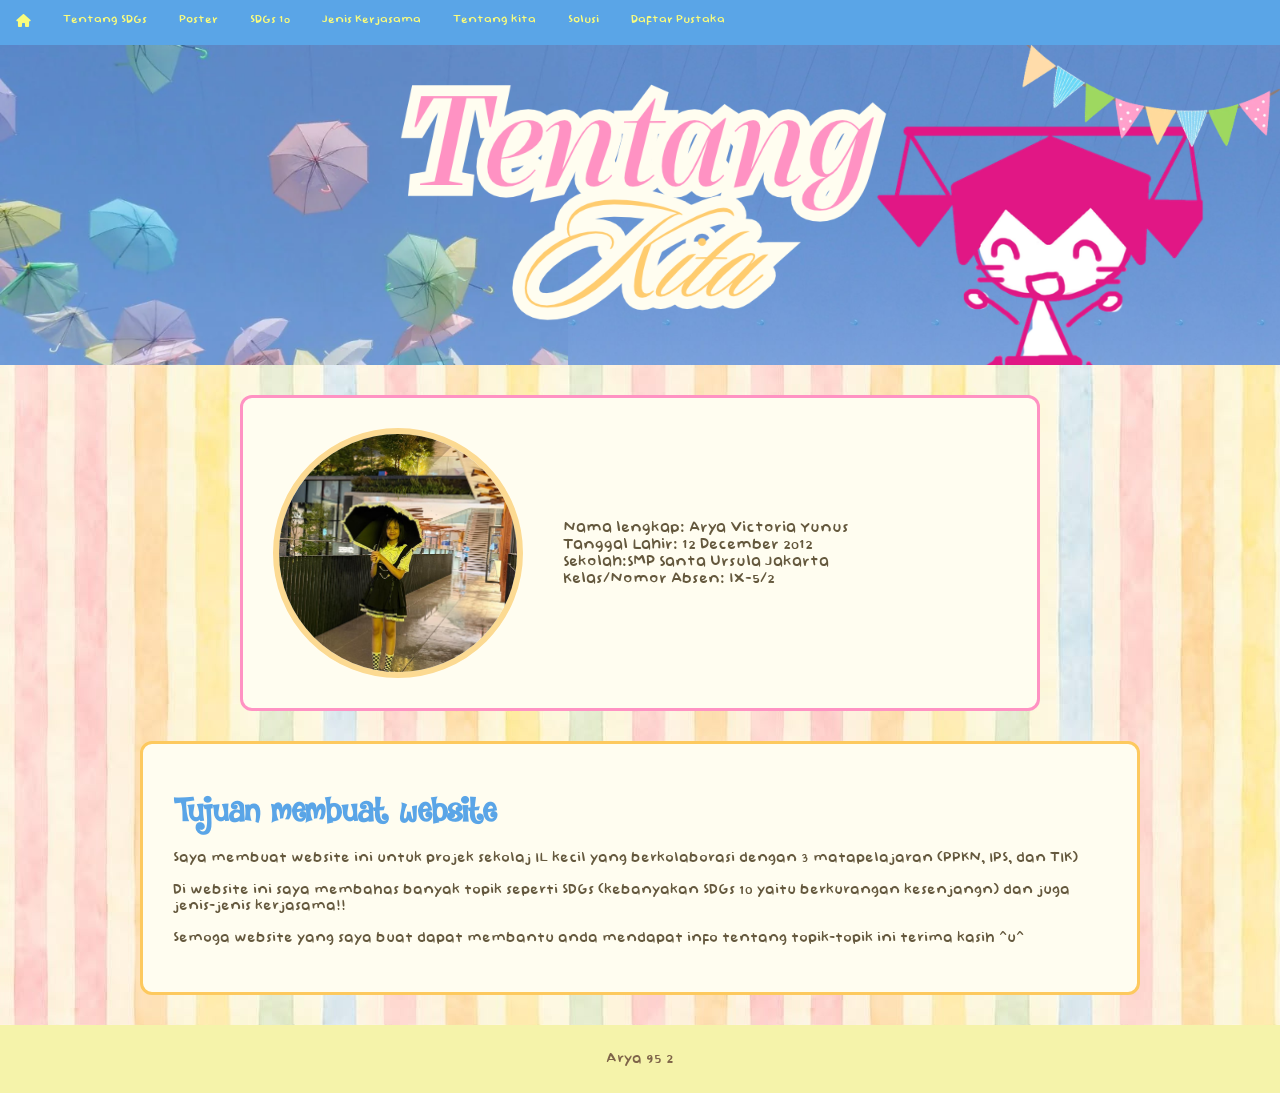
<file: Kita.html>
<!DOCTYPE html>
<html>
<head>
    <title>Layout HTML dan CSS</title>
    <link rel="stylesheet" href="webcolab.css">
    <link rel="stylesheet" href="https://cdnjs.cloudflare.com/ajax/libs/font-awesome/6.5.0/css/all.min.css">
    <link rel="stylesheet" href="Kita.css">
</head>

<body background="stripe.jpg">

   <div class="topnav">
    <ul>
        <li>
            <a href="index.html" title="Home">
                <i class="fa-solid fa-house"></i>
            </a>
        </li>

        <li class="dropdown">
            <a href="SDG.html">Tentang SDGs</a>
            <div class="cont">
                <a href="SDG.html">pengertian SDGs</a>
                <a href="SDG.html">Jenis SDGs</a>
                <a href="SDG.html">Tujuan SDGs</a>
                <a href="SDG.html">3 Ciri-ciri</a>
                <a href="SDG.html">Pengukur keberhasilan</a>
                <a href="SDG.html">Dampak</a>
            </div>
        </li>

        <li><a href="Poster.html">Poster</a></li>

        <li class="dropdown">
    <a href="Tentang.html">SDGs 10</a>

    <div class="cont">
        <a href="Tentang.html#pengertian">Apa itu SDGs?</a>
        <a href="Tentang.html#sdgs10">Tentang SDGs 10</a>
        <a href="Tentang.html#target">Target Utama</a>
        <a href="Tentang.html#masalah">Analisis Permasalahan</a>
        <a href="Tentang.html#pancasila">Hubungan dengan Pancasila</a>
        <a href="Tentang.html#dampak">Dampak, Pihak, dan Solusi</a>
    </div>
</li>

        <li class="dropdown">
            <a href="Jenis.html">Jenis Kerjasama</a>
            <div class="cont">
                <a href="Jenis.html#bilateral">Bilateral</a>
                <a href="Jenis.html#regional">Regional</a>
                <a href="Jenis.html#multilateral">Multilateral</a>
                <a href="Jenis.html#internasional">Internasional</a>
            </div>
        </li>

        <li><a href="kita.html">Tentang kita</a></li>

        <li><a href="Solusi.html">Solusi</a></li>

        <li><a href="Daftar.html">Daftar Pustaka</a></li>
    </ul>
</div>
    <div class="header">
        <img src="9.png" alt="home">
    </div>
</div>

<div class="biodata">

    <div class="content">

        <div class="foto">
            <img src="WhatsApp Image 2026-08-13 at 15.45.23.jpeg"
                 alt="Foto Masa Kini">
        </div>

        <div class="identitas">
            <p class="Eksternal">Nama lengkap: Arya Victoria Yunus</p>
            <p class="Eksternal">Tanggal Lahir: 12 December 2012</p>
            <p class="Eksternal">Sekolah:SMP Santa Ursula Jakarta</p>
            <p class="Eksternal">Kelas/Nomor Absen: IX-5/2</p>
        </div>

    </div>
</div>


    <div class="disk2">
        <div class="blug">
            <h1>Tujuan membuat website</h1>
        </div>
        <div class="luh">
            <p>Saya membuat website ini untuk projek sekolaj IL kecil yang berkolaborasi dengan 3 matapelajaran (PPKN, IPS, dan TIK)</p>
            <p>Di website ini saya membahas banyak topik seperti SDGs (kebanyakan SDGs 10 yaitu berkurangan kesenjangn) dan juga jenis-jenis kerjasama!!</p>
            <p>Semoga website yang saya buat dapat membantu anda mendapat info tentang topik-topik ini terima kasih ^u^</p>
        </div>
    </div>

    <div class="footer">
        <p>Arya 95 2</p>
    </div>

</body>
</html>
</file>
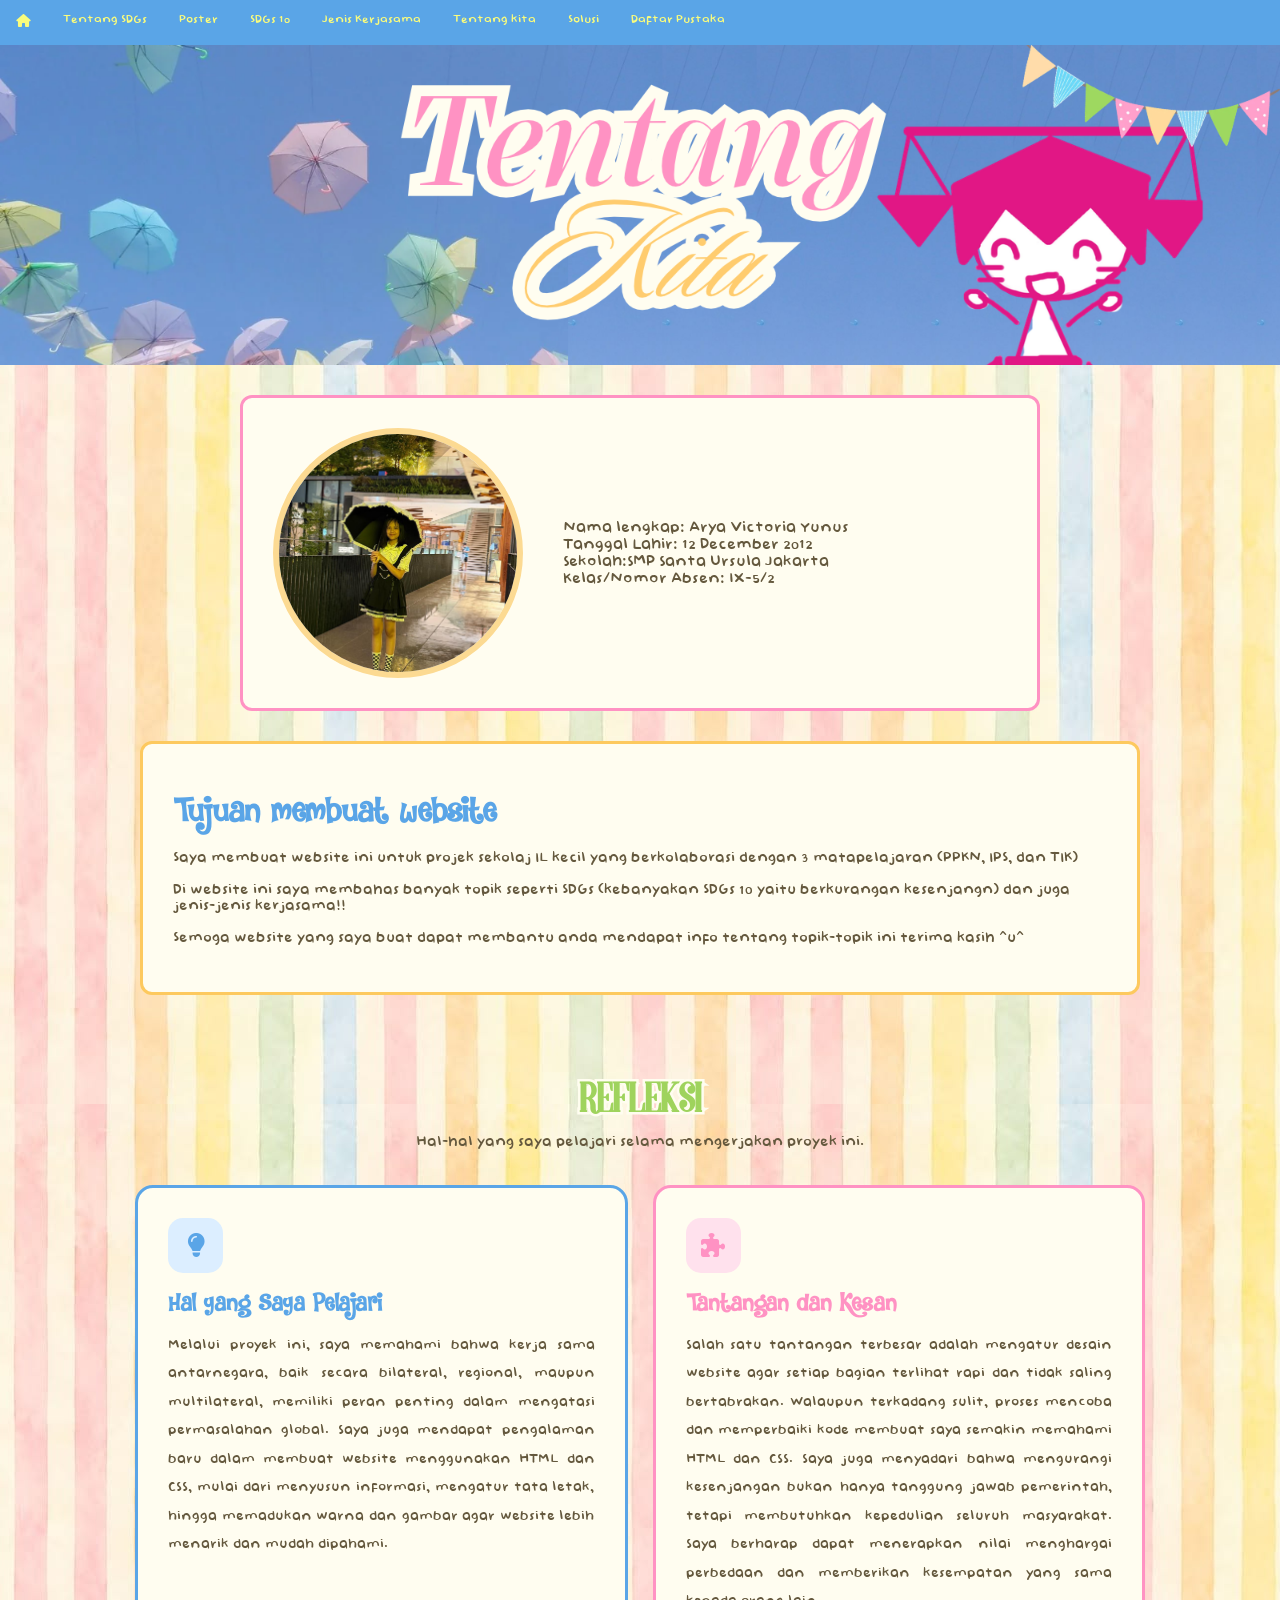
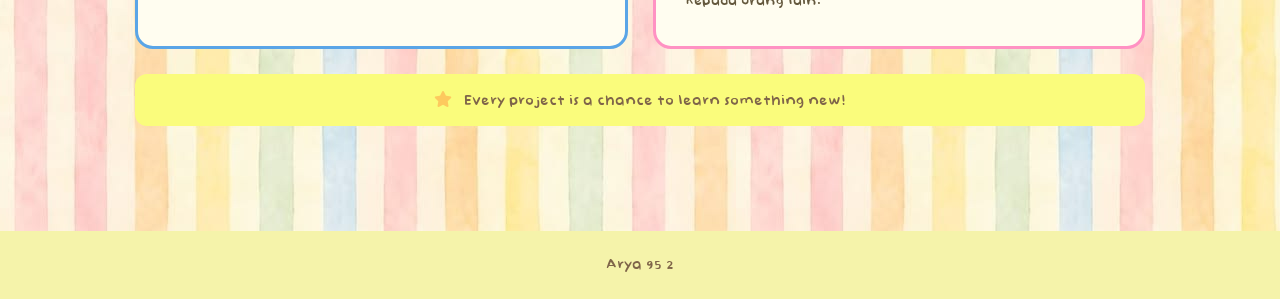
<file: kita.html>
<!DOCTYPE html>
<html>
<head>
    <title>Layout HTML dan CSS</title>
    <link rel="stylesheet" href="webcolab.css">
    <link rel="stylesheet" href="https://cdnjs.cloudflare.com/ajax/libs/font-awesome/6.5.0/css/all.min.css">
    <link rel="stylesheet" href="Kita.css">
</head>

<body background="stripe.jpg">

   <div class="topnav">
    <ul>
        <li>
            <a href="index.html" title="Home">
                <i class="fa-solid fa-house"></i>
            </a>
        </li>

        <li class="dropdown">
            <a href="SDG.html">Tentang SDGs</a>
            <div class="cont">
                <a href="SDG.html">pengertian SDGs</a>
                <a href="SDG.html">Jenis SDGs</a>
                <a href="SDG.html">Tujuan SDGs</a>
                <a href="SDG.html">3 Ciri-ciri</a>
                <a href="SDG.html">Pengukur keberhasilan</a>
                <a href="SDG.html">Dampak</a>
            </div>
        </li>

        <li><a href="poster.html">Poster</a></li>

        <li class="dropdown">
    <a href="Tentang.html">SDGs 10</a>

    <div class="cont">
        <a href="Tentang.html#pengertian">Apa itu SDGs?</a>
        <a href="Tentang.html#sdgs10">Tentang SDGs 10</a>
        <a href="Tentang.html#target">Target Utama</a>
        <a href="Tentang.html#masalah">Analisis Permasalahan</a>
        <a href="Tentang.html#pancasila">Hubungan dengan Pancasila</a>
        <a href="Tentang.html#dampak">Dampak, Pihak, dan Solusi</a>
    </div>
</li>

        <li class="dropdown">
            <a href="Jenis.html">Jenis Kerjasama</a>
            <div class="cont">
                <a href="Jenis.html#bilateral">Bilateral</a>
                <a href="Jenis.html#regional">Regional</a>
                <a href="Jenis.html#multilateral">Multilateral</a>
                <a href="Jenis.html#internasional">Internasional</a>
            </div>
        </li>

        <li><a href="Kita.html">Tentang kita</a></li>

        <li><a href="Solusi.html">Solusi</a></li>

        <li><a href="Daftar.html">Daftar Pustaka</a></li>
    </ul>
</div>
    <div class="header">
        <img src="9.png" alt="home">
    </div>
</div>

<div class="biodata">

    <div class="content">

        <div class="foto">
            <img src="WhatsApp Image 2026-08-13 at 15.45.23.jpeg"
                 alt="Foto Masa Kini">
        </div>

        <div class="identitas">
            <p class="Eksternal">Nama lengkap: Arya Victoria Yunus</p>
            <p class="Eksternal">Tanggal Lahir: 12 December 2012</p>
            <p class="Eksternal">Sekolah:SMP Santa Ursula Jakarta</p>
            <p class="Eksternal">Kelas/Nomor Absen: IX-5/2</p>
        </div>

    </div>
</div>


    <div class="disk2">
        <div class="blug">
            <h1>Tujuan membuat website</h1>
        </div>
        <div class="luh">
            <p>Saya membuat website ini untuk projek sekolaj IL kecil yang berkolaborasi dengan 3 matapelajaran (PPKN, IPS, dan TIK)</p>
            <p>Di website ini saya membahas banyak topik seperti SDGs (kebanyakan SDGs 10 yaitu berkurangan kesenjangn) dan juga jenis-jenis kerjasama!!</p>
            <p>Semoga website yang saya buat dapat membantu anda mendapat info tentang topik-topik ini terima kasih ^u^</p>
        </div>
    </div>

    <div class="reflection">
    <div class="reflection-heading">
        <h1>Refleksi</h1>
        <p>Hal-hal yang saya pelajari selama mengerjakan proyek ini.</p>
    </div>

    <div class="reflection-grid">

        <div class="reflection-card learning">
            <div class="reflection-icon">
                <i class="fa-solid fa-lightbulb"></i>
            </div>

            <h2>Hal yang Saya Pelajari</h2>

            <p>
                Melalui proyek ini, saya memahami bahwa kerja sama antarnegara,
                baik secara bilateral, regional, maupun multilateral, memiliki
                peran penting dalam mengatasi permasalahan global. Saya juga
                mendapat pengalaman baru dalam membuat website menggunakan
                HTML dan CSS, mulai dari menyusun informasi, mengatur tata letak,
                hingga memadukan warna dan gambar agar website lebih menarik
                dan mudah dipahami.
            </p>
        </div>

        <div class="reflection-card challenge">
            <div class="reflection-icon">
                <i class="fa-solid fa-puzzle-piece"></i>
            </div>

            <h2>Tantangan dan Kesan</h2>

            <p>
                Salah satu tantangan terbesar adalah mengatur desain website
                agar setiap bagian terlihat rapi dan tidak saling bertabrakan.
                Walaupun terkadang sulit, proses mencoba dan memperbaiki kode
                membuat saya semakin memahami HTML dan CSS. Saya juga menyadari
                bahwa mengurangi kesenjangan bukan hanya tanggung jawab
                pemerintah, tetapi membutuhkan kepedulian seluruh masyarakat.
                Saya berharap dapat menerapkan nilai menghargai perbedaan dan
                memberikan kesempatan yang sama kepada orang lain.
            </p>
        </div>

    </div>

    <div class="reflection-ending">
        <i class="fa-solid fa-star"></i>
        <p>
            Every project is a chance to learn something new!
        </p>
    </div>
</div>

    <div class="footer">
        <p>Arya 95 2</p>
    </div>

</body>
</html>
</file>
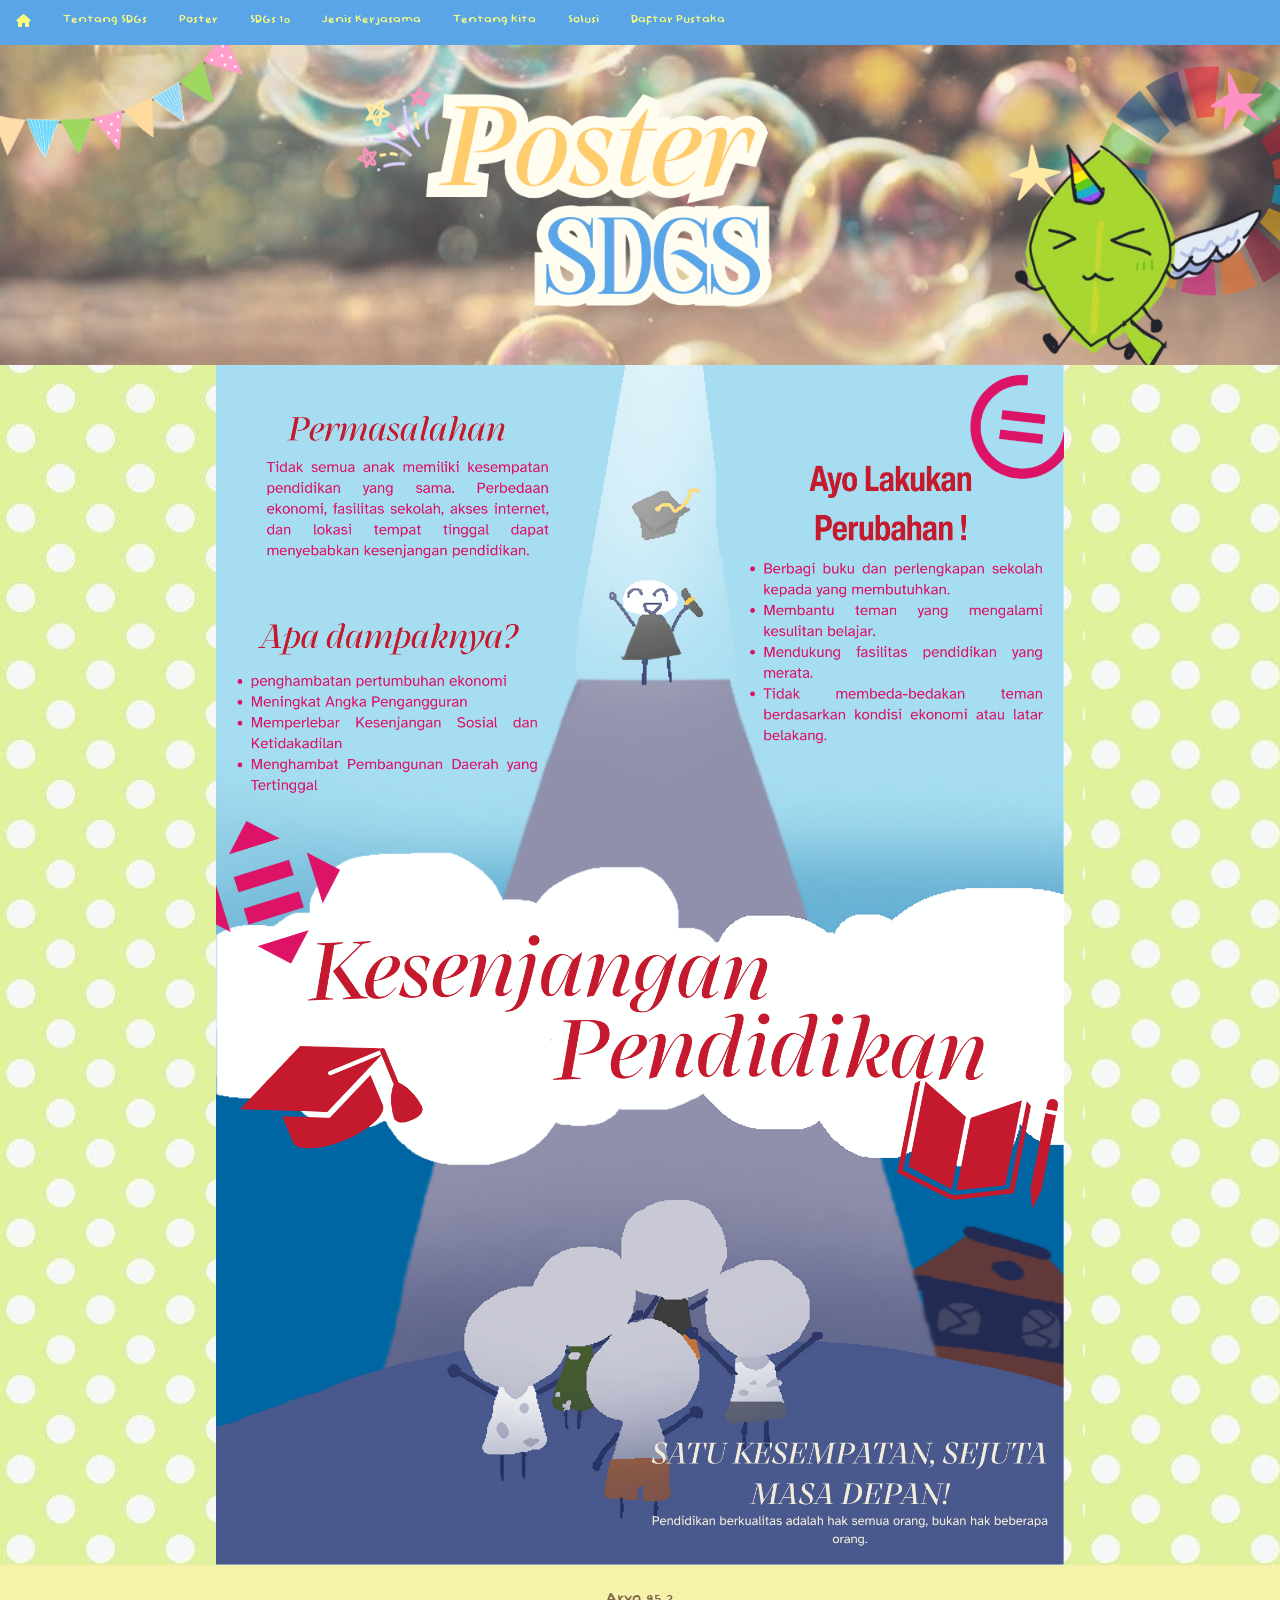
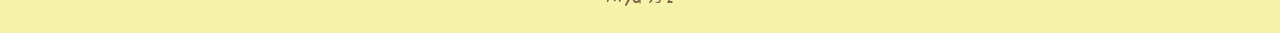
<file: Poster.html>
<!DOCTYPE html>
<html>
<head>
    <title>Poster SDGs PPKN</title>
    <link rel="stylesheet" href="webcolab.css">
    <link rel="stylesheet" href="poster.css">
    <link rel="stylesheet" href="https://cdnjs.cloudflare.com/ajax/libs/font-awesome/6.5.0/css/all.min.css">
</head>

<body background="image (1).png">

    <div class="topnav">
        <ul>
            <li>
                <a href="index.html" title="Home">
                    <i class="fa-solid fa-house"></i>
                </a>
            </li>

            <li class="dropdown">
                <a href="SDG.html">Tentang SDGs</a>
                <div class="cont">
                    <a href="SDG.html">Pengertian SDGs</a>
                    <a href="SDG.html">Jenis SDGs</a>
                    <a href="SDG.html">Tujuan SDGs</a>
                    <a href="SDG.html">3 Ciri-ciri</a>
                    <a href="SDG.html">Pengukur keberhasilan</a>
                    <a href="SDG.html">Dampak</a>
                </div>
            </li>

            <li><a href="Poster.html">Poster</a></li>

            <li class="dropdown">
    <a href="Tentang.html">SDGs 10</a>

    <div class="cont">
        <a href="Tentang.html#pengertian">Apa itu SDGs?</a>
        <a href="Tentang.html#sdgs10">Tentang SDGs 10</a>
        <a href="Tentang.html#target">Target Utama</a>
        <a href="Tentang.html#masalah">Analisis Permasalahan</a>
        <a href="Tentang.html#pancasila">Hubungan dengan Pancasila</a>
        <a href="Tentang.html#dampak">Dampak, Pihak, dan Solusi</a>
    </div>
</li>

            <li class="dropdown">
                <a href="Jenis.html">Jenis Kerjasama</a>
                <div class="cont">
                    <a href="Jenis.html#bilateral">Bilateral</a>
                    <a href="Jenis.html#regional">Regional</a>
                    <a href="Jenis.html#multilateral">Multilateral</a>
                    <a href="Jenis.html#internasional">Internasional</a>
                </div>
            </li>

            <li><a href="kita.html">Tentang kita</a></li>
            <li><a href="Solusi.html">Solusi</a></li>
            <li><a href="Daftar.html">Daftar Pustaka</a></li>
        </ul>
    </div>
    <div class="header">
        <img src="5.png" alt="home">
    </div>
</div>

<img src="HENTIKAN KESENJANGAN PENDIDIKAN! (1).png" alt="poster" class="arai">

    <div class="footer">
        <p>Arya 95 2</p>
    </div>

</body>
</html>
</file>
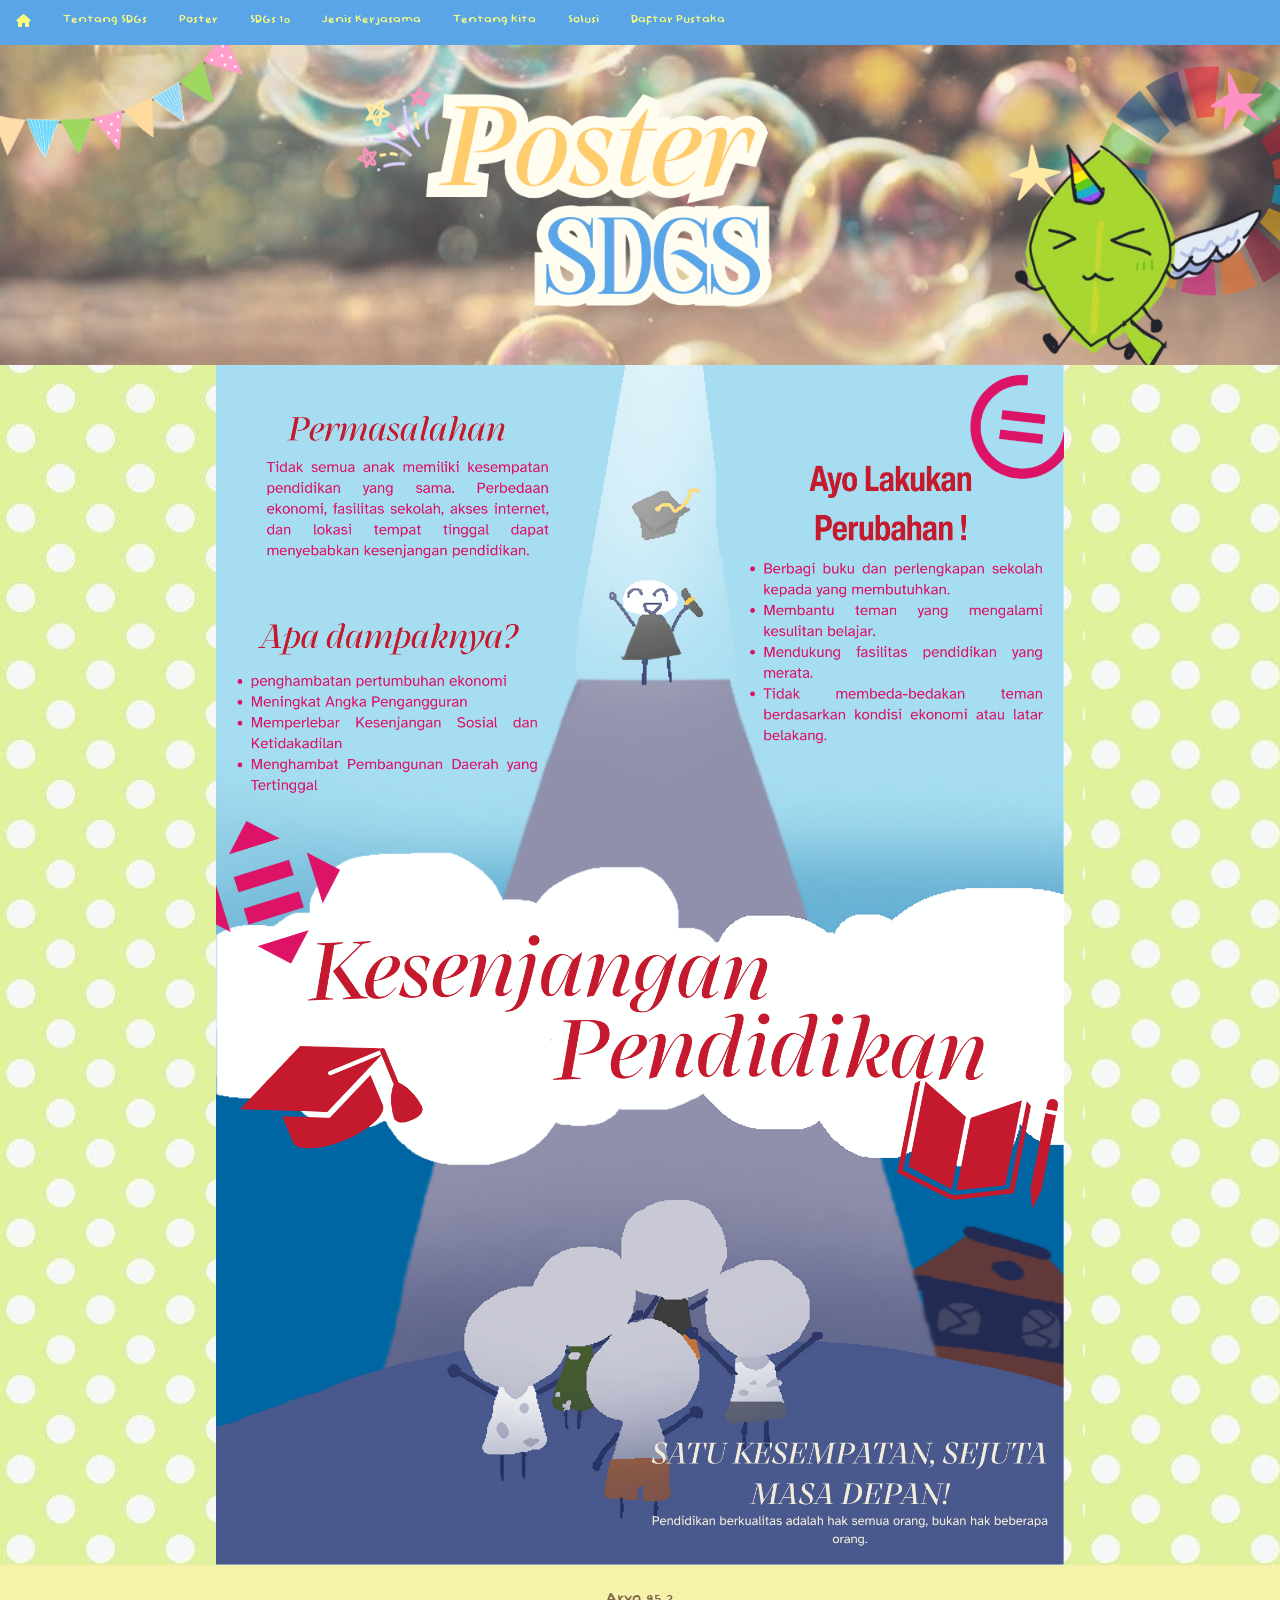
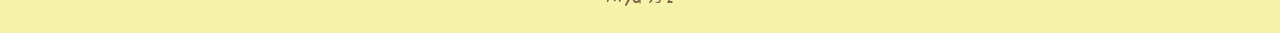
<file: poster.html>
<!DOCTYPE html>
<html>
<head>
    <title>Layout HTML dan CSS</title>
    <link rel="stylesheet" href="webcolab.css">
    <link rel="stylesheet" href="poster.css">
    <link rel="stylesheet" href="https://cdnjs.cloudflare.com/ajax/libs/font-awesome/6.5.0/css/all.min.css">
</head>

<body background="image (1).png">

    <div class="topnav">
        <ul>
            <li>
                <a href="index.html" title="Home">
                    <i class="fa-solid fa-house"></i>
                </a>
            </li>

            <li class="dropdown">
                <a href="SDG.html">Tentang SDGs</a>
                <div class="cont">
                    <a href="SDG.html">Pengertian SDGs</a>
                    <a href="SDG.html">Jenis SDGs</a>
                    <a href="SDG.html">Tujuan SDGs</a>
                    <a href="SDG.html">3 Ciri-ciri</a>
                    <a href="SDG.html">Pengukur keberhasilan</a>
                    <a href="SDG.html">Dampak</a>
                </div>
            </li>

            <li><a href="Poster.html">Poster</a></li>

            <li class="dropdown">
    <a href="Tentang.html">SDGs 10</a>

    <div class="cont">
        <a href="Tentang.html#pengertian">Apa itu SDGs?</a>
        <a href="Tentang.html#sdgs10">Tentang SDGs 10</a>
        <a href="Tentang.html#target">Target Utama</a>
        <a href="Tentang.html#masalah">Analisis Permasalahan</a>
        <a href="Tentang.html#pancasila">Hubungan dengan Pancasila</a>
        <a href="Tentang.html#dampak">Dampak, Pihak, dan Solusi</a>
    </div>
</li>

            <li class="dropdown">
                <a href="Jenis.html">Jenis Kerjasama</a>
                <div class="cont">
                    <a href="Jenis.html#bilateral">Bilateral</a>
                    <a href="Jenis.html#regional">Regional</a>
                    <a href="Jenis.html#multilateral">Multilateral</a>
                    <a href="Jenis.html#internasional">Internasional</a>
                </div>
            </li>

            <li><a href="kita.html">Tentang kita</a></li>
            <li><a href="Solusi.html">Solusi</a></li>
            <li><a href="Daftar.html">Daftar Pustaka</a></li>
        </ul>
    </div>
    <div class="header">
        <img src="5.png" alt="home">
    </div>
</div>

<img src="HENTIKAN KESENJANGAN PENDIDIKAN! (1).png" alt="poster" class="arai">

    <div class="footer">
        <p>Arya 95 2</p>
    </div>

</body>
</html>
</file>
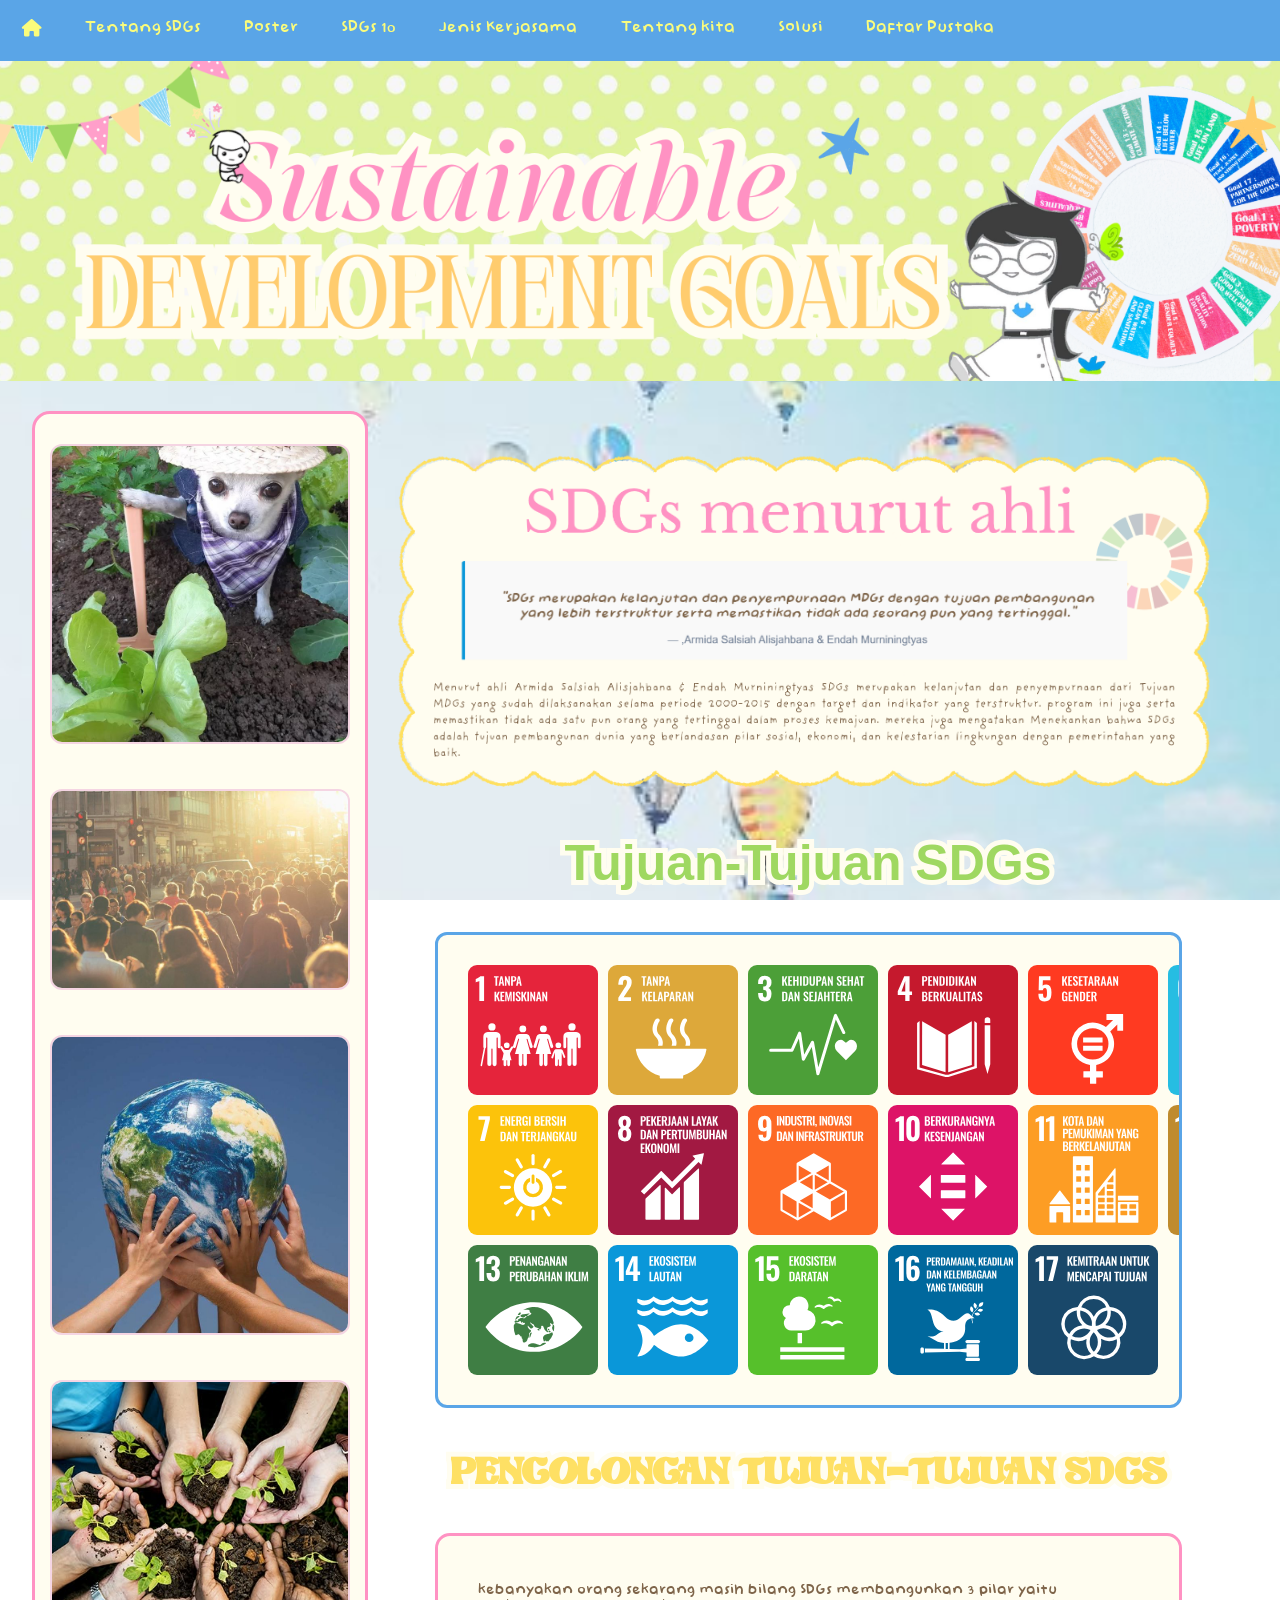
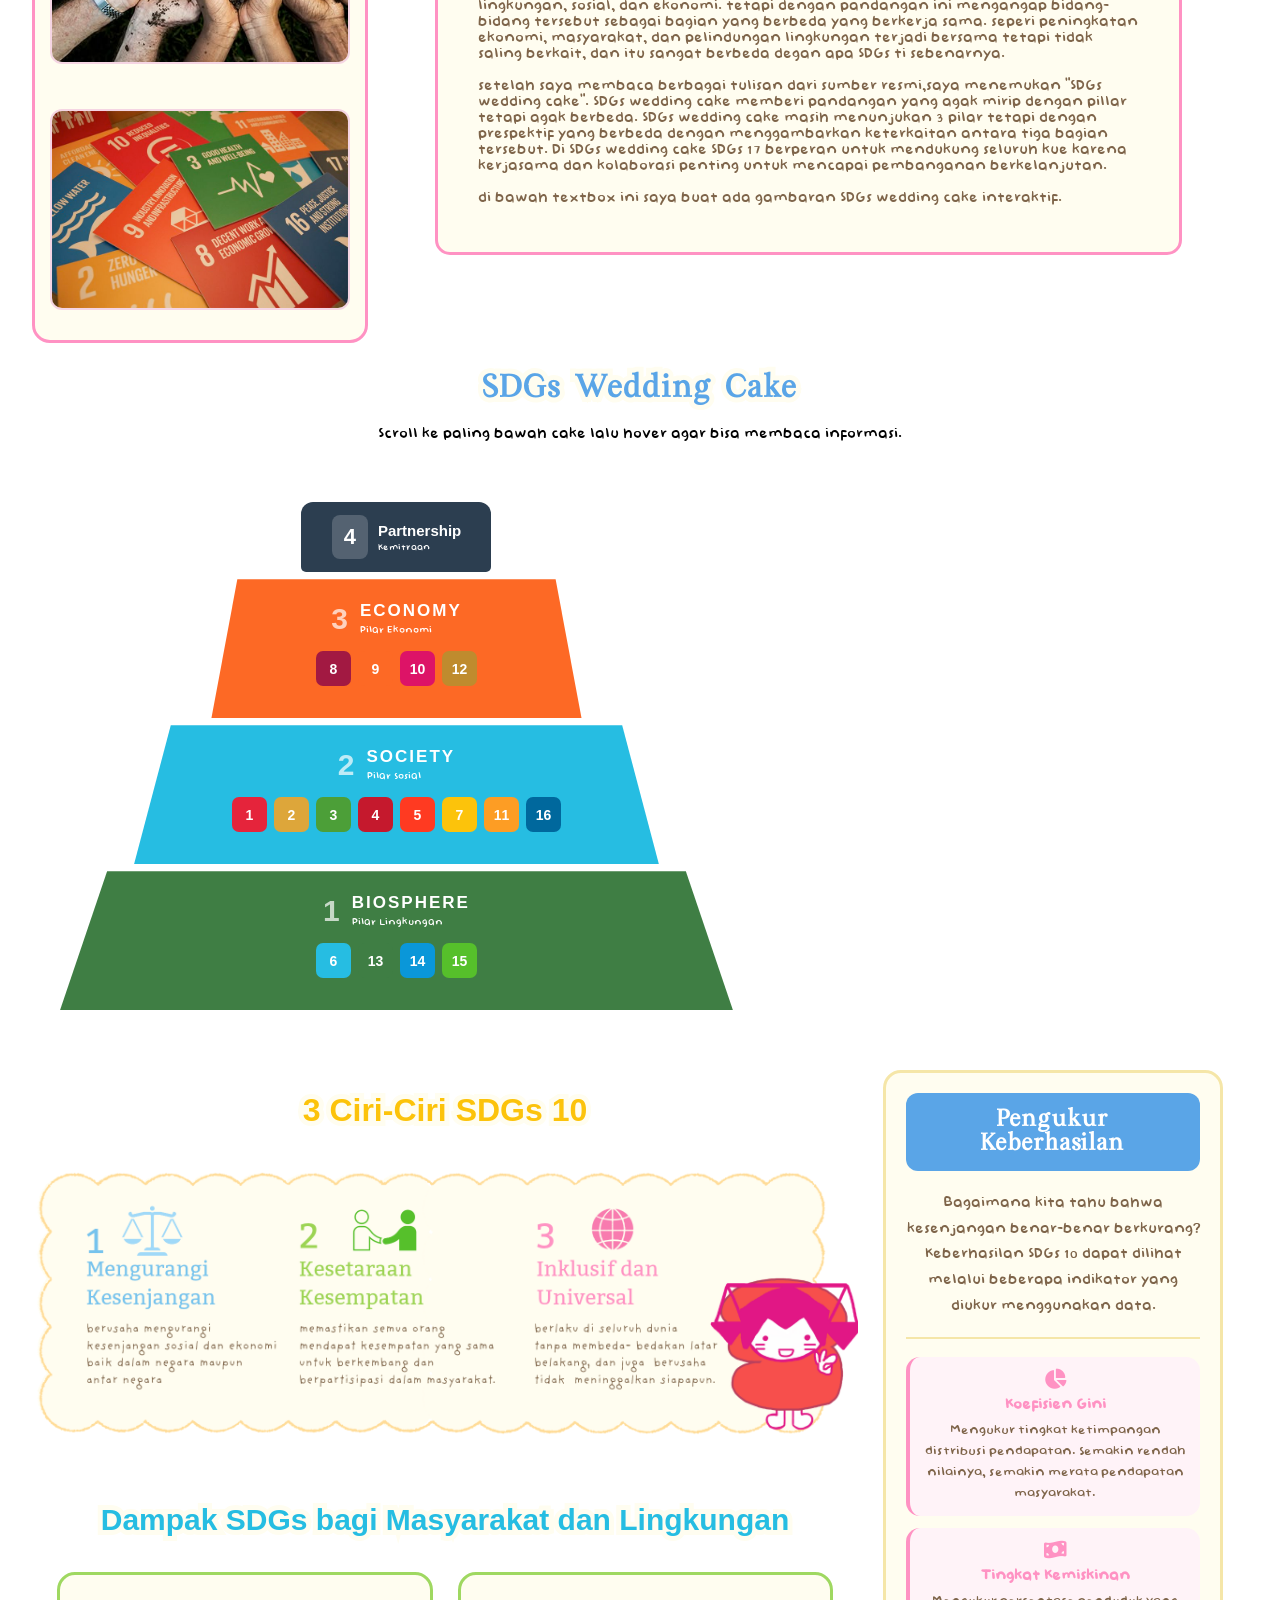
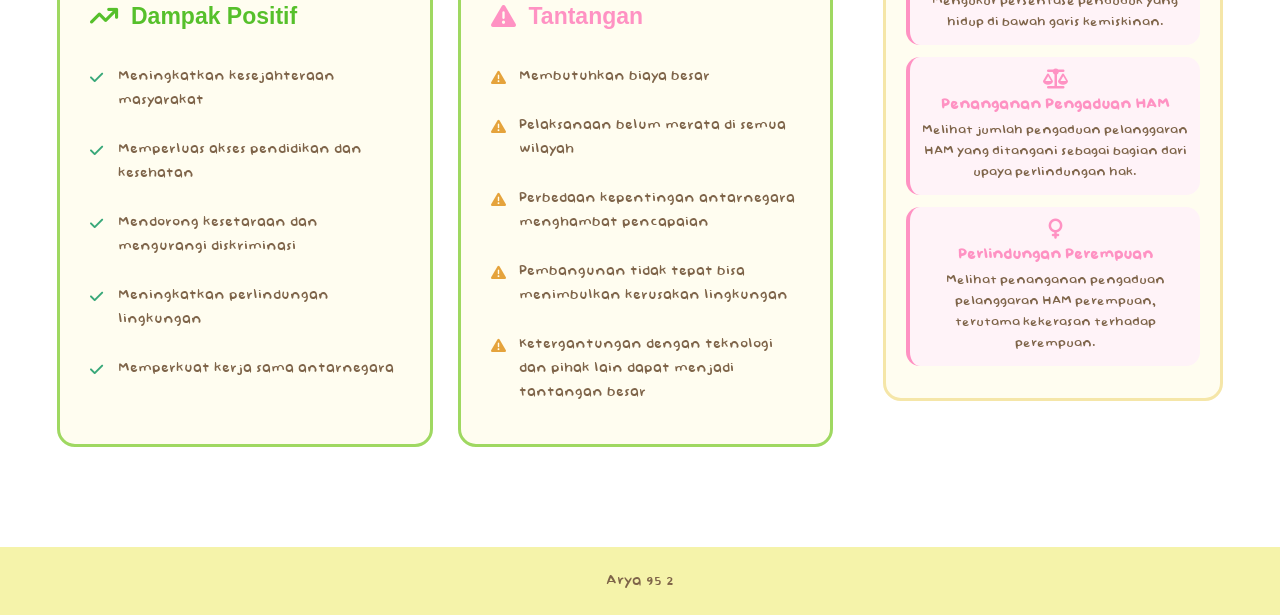
<file: SDG.html>
<!DOCTYPE html>
<html>
<head>
    <title>SDGs</title>
    <link rel="stylesheet" href="webcolab.css">
    <link rel="stylesheet" href="SDGs.css">
    <link rel="stylesheet" href="https://cdnjs.cloudflare.com/ajax/libs/font-awesome/6.5.0/css/all.min.css">
</head>

<body>

    <div class="topnav">
        <ul>
            <li>
                <a href="index.html" title="Home">
                    <i class="fa-solid fa-house"></i>
                </a>
            </li>

            <li class="dropdown">
                <a href="SDG.html">Tentang SDGs</a>
                <div class="cont">
                    <a href="SDG.html">Pengertian SDGs</a>
                    <a href="SDG.html">Jenis SDGs</a>
                    <a href="SDG.html">Tujuan SDGs</a>
                    <a href="SDG.html">3 Ciri-ciri</a>
                    <a href="SDG.html">Pengukur keberhasilan</a>
                    <a href="SDG.html">Dampak</a>
                </div>
            </li>

            <li><a href="Poster.html">Poster</a></li>

            <li class="dropdown">
    <a href="Tentang.html">SDGs 10</a>

    <div class="cont">
        <a href="Tentang.html#pengertian">Apa itu SDGs?</a>
        <a href="Tentang.html#sdgs10">Tentang SDGs 10</a>
        <a href="Tentang.html#target">Target Utama</a>
        <a href="Tentang.html#masalah">Analisis Permasalahan</a>
        <a href="Tentang.html#pancasila">Hubungan dengan Pancasila</a>
        <a href="Tentang.html#dampak">Dampak, Pihak, dan Solusi</a>
    </div>
</li>

            <li class="dropdown">
                <a href="Jenis.html">Jenis Kerjasama</a>
                <div class="cont">
                    <a href="Jenis.html#bilateral">Bilateral</a>
                    <a href="Jenis.html#regional">Regional</a>
                    <a href="Jenis.html#multilateral">Multilateral</a>
                    <a href="Jenis.html#internasional">Internasional</a>
                </div>
            </li>

            <li><a href="kita.html">Tentang kita</a></li>
            <li><a href="Solusi.html">Solusi</a></li>
            <li><a href="Daftar.html">Daftar Pustaka</a></li>
        </ul>
    </div>

    <div class="header">
        <img src="4.png" alt="home">
    </div>

    <!-- PENJELASAN SDGs: LEBAR PENUH -->

    
<div class="row top-layout">

    <!-- SIDEBAR KIRI: GAMBAR -->

<aside class="left-sidebar">

        <div class="sidebar-gallery">

            <img src="download (9).jpg" alt="Pelestarian lingkungan">

            <img src="download (10).jpg" alt="Kehidupan masyarakat">

            <img src="download (11).jpg" alt="Kerja sama antarnegara">

            <img src="Frost Map with Dates - MyGardenLife.jpg" alt="environment preserv8tion">

            <img src="Finland Updates Parliament on National SDG Implementation.jpg" alt="SDGs">

        </div>

    </aside>

    <!-- KONTEN UTAMA KANAN -->
    <main class="column">

        <div class="main">

            <img src="Sustainable(2).png"
                 alt="SDGs menurut ahli"
                 class="boxten">

            <h1 class="what">Tujuan-Tujuan SDGs</h1>
            <div class="ambil">
                <img src="SDG-1.svg" alt="SDGs1">
                <img src="SDG-2.svg" alt="SDGs2">
                <img src="SDG-3.svg" alt="SDGs3">
                <img src="SDG-4.svg" alt="SDGs4">
                <img src="SDG-5.svg" alt="SDGs5">
                <img src="SDG-6.svg" alt="SDGs6">
                <img src="SDG-7.svg" alt="SDGs7">
                <img src="SDG-8.svg" alt="SDGs8">
                <img src="SDG-9.svg" alt="SDGs9">
                <img src="SDG-10.svg" alt="SDGs10">
                <img src="SDG-11.svg" alt="SDGs11">
                <img src="SDG-12.svg" alt="SDGs12">
                <img src="SDG-13.svg" alt="SDGs13">
                <img src="SDG-14.svg" alt="SDGs14">
                <img src="SDG-15.svg" alt="SDGs15">
                <img src="SDG-16.svg" alt="SDGs16">
                <img src="SDG-17.svg" alt="SDGs17">

            </div>

            <h1 class="hlip">Pengolongan tujuan-tujuan SDGs</h1>

            <div class="piant">
                <p>
                    kebanyakan orang sekarang masih bilang SDGs
                    membangunkan 3 pilar yaitu lingkungan, sosial,
                    dan ekonomi. tetapi dengan pandangan ini
                    mengangap bidang-bidang tersebut sebagai
                    bagian yang berbeda yang berkerja sama.
                    seperi peningkatan ekonomi, masyarakat, dan
                    pelindungan lingkungan terjadi bersama tetapi
                    tidak saling berkait, dan itu sangat berbeda
                    degan apa SDGs ti sebenarnya.
                </p>

                <p>
                    setelah saya membaca berbagai tulisan dari
                    sumber resmi,saya menemukan "SDGs wedding cake".
                    SDGs wedding cake memberi pandangan yang agak
                    mirip dengan pillar tetapi agak berbeda.
                    SDGs wedding cake masih menunjukan 3 pilar
                    tetapi dengan prespektif yang berbeda dengan
                    menggambarkan keterkaitan antara tiga bagian
                    tersebut. Di SDGs wedding cake SDGs 17 berperan
                    untuk mendukung seluruh kue karena kerjasama
                    dan kolaborasi penting untuk mencapai
                    pembanganan berkelanjutan.
                </p>

                <p>
                    di bawah textbox ini saya buat ada gambaran
                    SDGs wedding cake interaktif.
                </p>
            </div>

        </div>

    </main>
</div>

    <!-- WEDDING CAKE: LEBAR PENUH -->

    <h1 class="plip">SDGs Wedding Cake</h1>

    <p class="cent">
        Scroll ke paling bawah cake lalu hover agar bisa membaca informasi.
    </p>

    <div class="wedding-interactive">

        <div class="wedding-cake">

            <div class="cake-top cake-item" data-layer="partnership">
                <div class="cake-label">
                    <span class="cake-number">4</span>
                    <div>
                        <h3>Partnership</h3>
                        <p>Kemitraan</p>
                    </div>
                </div>
            </div>

            <div class="cake-layer economy cake-item" data-layer="economy">

                <div class="layer-title">
                    <span>3</span>
                    <div>
                        <h3>ECONOMY</h3>
                        <p>Pilar Ekonomi</p>
                    </div>
                </div>

                <div class="goal-list">
                    <span class="goal g8">8</span>
                    <span class="goal g9">9</span>
                    <span class="goal g10">10</span>
                    <span class="goal g12">12</span>
                </div>
            </div>

            <div class="cake-layer society cake-item" data-layer="society">

                <div class="layer-title">
                    <span>2</span>
                    <div>
                        <h3>SOCIETY</h3>
                        <p>Pilar Sosial</p>
                    </div>
                </div>

                <div class="goal-list">
                    <span class="goal g1">1</span>
                    <span class="goal g2">2</span>
                    <span class="goal g3">3</span>
                    <span class="goal g4">4</span>
                    <span class="goal g5">5</span>
                    <span class="goal g7">7</span>
                    <span class="goal g11">11</span>
                    <span class="goal g16">16</span>
                </div>
            </div>

            <div class="cake-layer biosphere cake-item" data-layer="biosphere">

                <div class="layer-title">
                    <span>1</span>
                    <div>
                        <h3>BIOSPHERE</h3>
                        <p>Pilar Lingkungan</p>
                    </div>
                </div>

                <div class="goal-list">
                    <span class="goal g6">6</span>
                    <span class="goal g13">13</span>
                    <span class="goal g14">14</span>
                    <span class="goal g15">15</span>
                </div>
            </div>

        </div>

        <div class="cake-info" id="cakeInfo">

            <button class="cake-close" onclick="closeCakeInfo()">
                &times;
            </button>

            <span id="info-number"></span>
            <h2 id="info-title">Pilih Layer</h2>

            <p id="info-description">
                Arahkan mouse ke salah satu lapisan Wedding Cake
                untuk membaca penjelasannya.
            </p>

            <div id="info-goals"></div>

        </div>

    </div>


    <!-- BAGIAN BAWAH: KONTEN KIRI + SIDEBAR KANAN -->

    <div class="row bottom-layout">

        <main class="column">

            <h1 class="hahaho">3 Ciri-Ciri SDGs 10</h1>

            <img src="cool (1).png" alt="3 ciri-ciri SDGs 10" class="pop">

            <h1 class="dampak-title">
                Dampak SDGs bagi Masyarakat dan Lingkungan
            </h1>

            <div class="dampak-container">

                <div class="dampak-card positif">

                    <div class="dampak-heading">
                        <i class="fa-solid fa-arrow-trend-up"></i>
                        <h2>Dampak Positif</h2>
                    </div>

                    <ul class="tablet">
                        <li>Meningkatkan kesejahteraan masyarakat</li>
                        <li>Memperluas akses pendidikan dan kesehatan</li>
                        <li>Mendorong kesetaraan dan mengurangi diskriminasi</li>
                        <li>Meningkatkan perlindungan lingkungan</li>
                        <li>Memperkuat kerja sama antarnegara</li>
                    </ul>

                </div>

                <div class="dampak-card tantangan">

                    <div class="dampak-heading">
                        <i class="fa-solid fa-triangle-exclamation"></i>
                        <h2>Tantangan</h2>
                    </div>

                    <ul class="tablet">
                        <li>Membutuhkan biaya besar</li>
                        <li>Pelaksanaan belum merata di semua wilayah</li>
                        <li>Perbedaan kepentingan antarnegara menghambat pencapaian</li>
                        <li>Pembangunan tidak tepat bisa menimbulkan kerusakan lingkungan</li>
                        <li>Ketergantungan dengan teknologi dan pihak lain dapat menjadi tantangan besar</li>
                    </ul>

                </div>

            </div>

        </main>


        <!-- SIDEBAR DIMULAI DARI BAGIAN 3 CIRI-CIRI -->

        <aside class="column">

            <h2 class="hump">Pengukur Keberhasilan</h2>

            <p>
                Bagaimana kita tahu bahwa kesenjangan benar-benar berkurang?
                Keberhasilan SDGs 10 dapat dilihat melalui beberapa indikator
                yang diukur menggunakan data.
            </p>

            <hr>

            <div class="indicator">
                <i class="fa-solid fa-chart-pie"></i>
                <h3>Koefisien Gini</h3>
                <p>
                    Mengukur tingkat ketimpangan distribusi pendapatan.
                    Semakin rendah nilainya, semakin merata pendapatan masyarakat.
                </p>
            </div>

            <div class="indicator">
                <i class="fa-solid fa-money-bill-wave"></i>
                <h3>Tingkat Kemiskinan</h3>
                <p>
                    Mengukur persentase penduduk yang hidup di bawah
                    garis kemiskinan.
                </p>
            </div>

            <div class="indicator">
                <i class="fa-solid fa-scale-balanced"></i>
                <h3>Penanganan Pengaduan HAM</h3>
                <p>
                    Melihat jumlah pengaduan pelanggaran HAM yang
                    ditangani sebagai bagian dari upaya perlindungan hak.
                </p>
            </div>

            <div class="indicator">
                <i class="fa-solid fa-venus"></i>
                <h3>Perlindungan Perempuan</h3>
                <p>
                    Melihat penanganan pengaduan pelanggaran HAM perempuan,
                    terutama kekerasan terhadap perempuan.
                </p>
            </div>

        </aside>

    </div>


    <!-- FOOTER -->

    <div class="footer">
        <p>Arya 95 2</p>
    </div>


    <!-- JAVASCRIPT WEDDING CAKE -->

    <script>
    document.addEventListener("DOMContentLoaded", function () {

        const cakeData = {

            partnership: {
                number: "Lapis 4 — SUPPORT",
                title: "Partnership",
                description: "SDGs tujuan 17 merupakan tujuan yang paling istimewa. SDGs 17 diberikan bagian tersendiri dan dijadikan sebagai pendukung atau sebagai krim yang menyatukan semua lapis ke lapis lain. Kerja sama antar pemerintah, bisnis, ilmuwan, dan warga negara sangat penting untuk mencapai semua tujuan lainnya.",
                goals: "SDG 17 — Kemitraan untuk Mencapai Tujuan."
            },

            economy: {
                number: "Lapis 3 — ECONOMY",
                title: "Pilar Ekonomi",
                description: "Ekonomi menjadi lapisan terkecil kue yang berada di bagian atas. Lapis ini memiliki tujuan tentang pekerjaan layak, pertumbuhan ekonomi, industri dan inovasi, kota berkelanjutan, dan konsumsi yang bertanggung jawab. Ekonomi bergantung pada masyarakat di bawahnya dan lingkungan yang sehat sebagai fondasinya.",
                goals: "SDG 8, 9, 10, dan 12."
            },

            society: {
                number: "Lapis 2 — SOCIETY",
                title: "Pilar Sosial",
                description: "Sosial menjadi lapisan kedua, di atas lingkungan dan mewakili masyarakat. Lapis ini memiliki tujuan tentang mengakhiri kemiskinan dan kelaparan, menyediakan kesehatan yang baik, pendidikan, kesetaraan gender, air bersih, energi terjangkau, dan mengurangi kesenjangan. Tujuan sosial hanya bisa dicapai jika alam di bagian bawahnya sehat, baik, dan berfungsi.",
                goals: "SDG 1, 2, 3, 4, 5, 7, 11, dan 16."
            },

            biosphere: {
                number: "Lapis 1 — BIOSPHERE",
                title: "Pilar Lingkungan",
                description: "Lapisan biosfer merupakan fondasi dari seluruh kehidupan. Manusia dan kegiatan ekonomi bergantung pada alam, sehingga perlindungan lingkungan sangat penting.",
                goals: "SDG 6, 13, 14, dan 15."
            }

        };

        const cakeItems = document.querySelectorAll(".cake-item");
        const weddingCake = document.querySelector(".wedding-cake");
        const cakeInfo = document.getElementById("cakeInfo");

        cakeItems.forEach(item => {

            item.addEventListener("mouseenter", function () {
                showCakeInfo(item);
            });

            item.addEventListener("click", function () {
                showCakeInfo(item);
            });

        });

        weddingCake.addEventListener("mouseleave", function (event) {
            if (!cakeInfo.contains(event.relatedTarget)) {
                closeCakeInfo();
            }
        });

        cakeInfo.addEventListener("mouseleave", function (event) {
            if (!weddingCake.contains(event.relatedTarget)) {
                closeCakeInfo();
            }
        });

        function showCakeInfo(item) {

            const layer = item.getAttribute("data-layer");
            const data = cakeData[layer];

            if (!data || !cakeInfo) return;

            document.getElementById("info-number").textContent = data.number;
            document.getElementById("info-title").textContent = data.title;
            document.getElementById("info-description").textContent = data.description;
            document.getElementById("info-goals").textContent = data.goals;

            cakeItems.forEach(el => el.classList.remove("active"));

            item.classList.add("active");
            weddingCake.classList.add("has-active");
            cakeInfo.classList.add("show");
        }

        window.closeCakeInfo = function () {

            cakeInfo.classList.remove("show");
            weddingCake.classList.remove("has-active");

            cakeItems.forEach(item => {
                item.classList.remove("active");
            });

        };

    });
    </script>

</body>
</html>
</file>
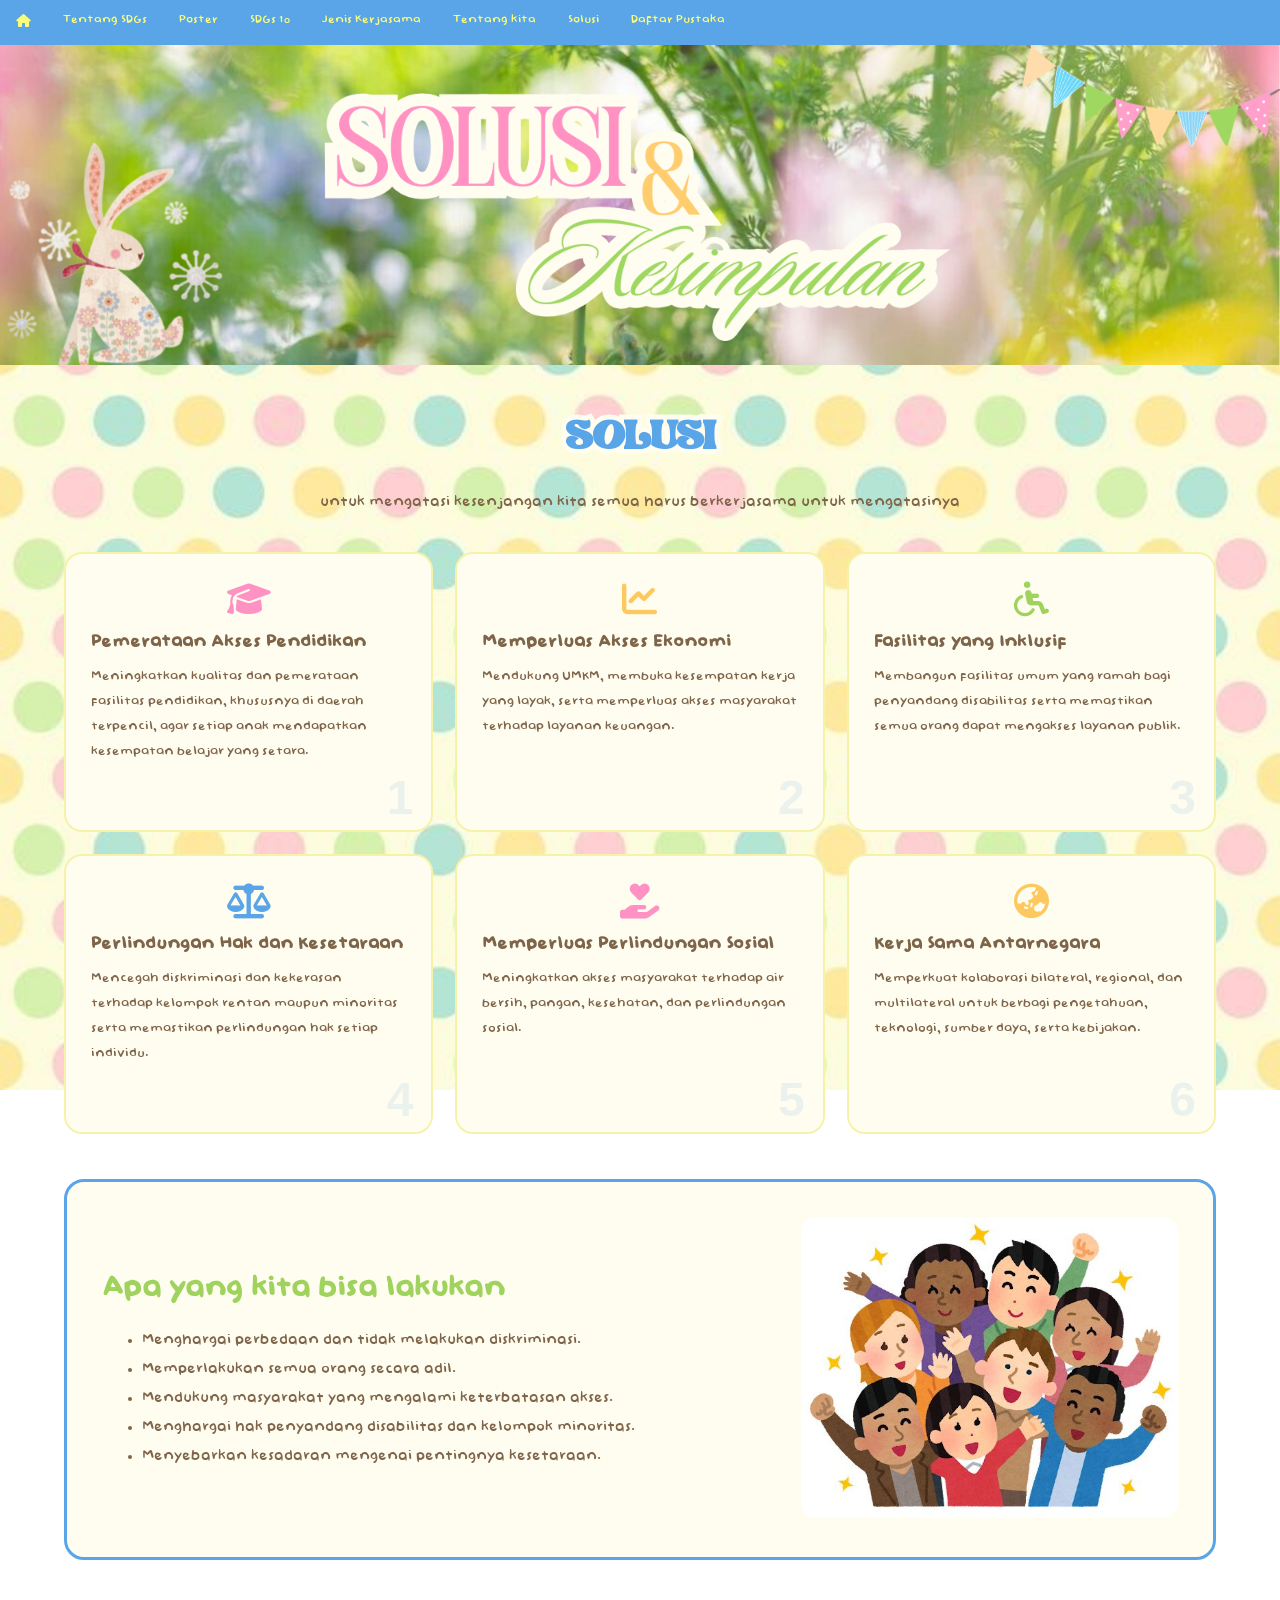
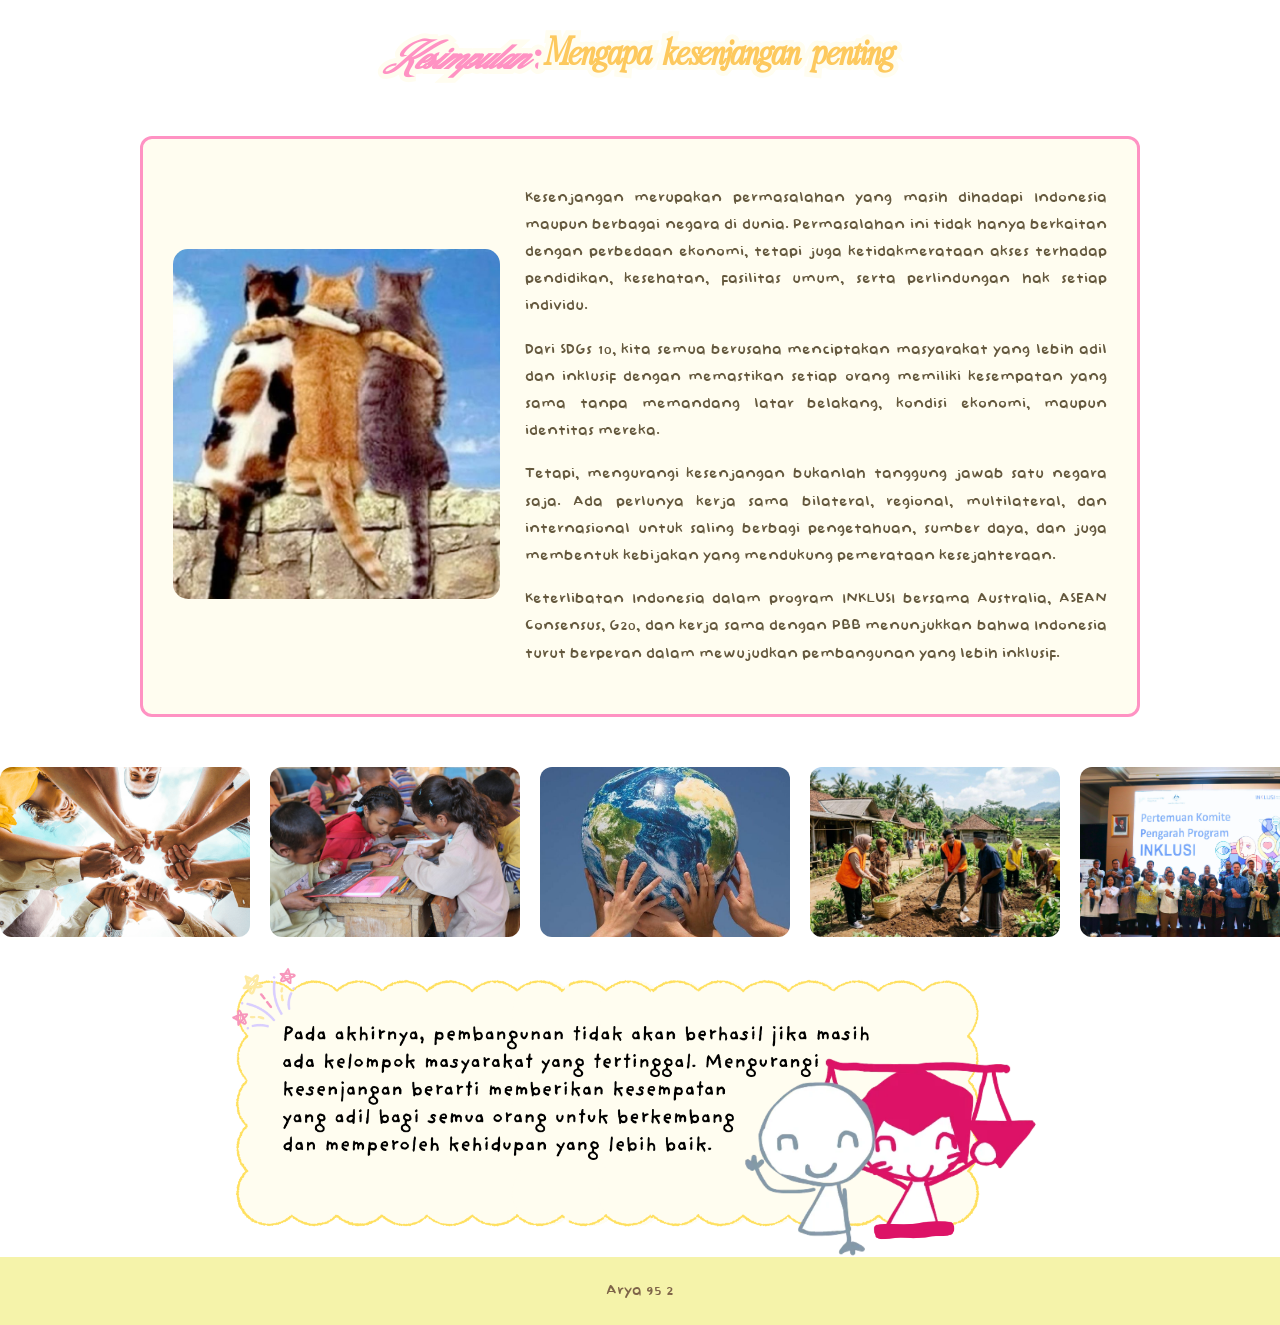
<file: Solusi.html>
<!DOCTYPE html>
<html>
<head>
    <title>Layout HTML dan CSS</title>
    <link rel="stylesheet" href="webcolab.css">
    <link rel="stylesheet" href="https://cdnjs.cloudflare.com/ajax/libs/font-awesome/6.5.0/css/all.min.css">
    <link rel="stylesheet" href="Daftar.css">
</head>

<body>

    <div class="topnav">
        <ul>
            <li>
                <a href="index.html" title="Home">
                    <i class="fa-solid fa-house"></i>
                </a>
            </li>

            <li class="dropdown">
                <a href="SDG.html">Tentang SDGs</a>
                <div class="cont">
                    <a href="SDG.html">Pengertian SDGs</a>
                    <a href="SDG.html">Jenis SDGs</a>
                    <a href="SDG.html">Tujuan SDGs</a>
                    <a href="SDG.html">3 Ciri-ciri</a>
                    <a href="SDG.html">Pengukur keberhasilan</a>
                    <a href="SDG.html">Dampak</a>
                </div>
            </li>

            <li><a href="Poster.html">Poster</a></li>

            <li class="dropdown">
    <a href="Tentang.html">SDGs 10</a>

    <div class="cont">
        <a href="Tentang.html#pengertian">Apa itu SDGs?</a>
        <a href="Tentang.html#sdgs10">Tentang SDGs 10</a>
        <a href="Tentang.html#target">Target Utama</a>
        <a href="Tentang.html#masalah">Analisis Permasalahan</a>
        <a href="Tentang.html#pancasila">Hubungan dengan Pancasila</a>
        <a href="Tentang.html#dampak">Dampak, Pihak, dan Solusi</a>
    </div>
</li>

            <li class="dropdown">
                <a href="Jenis.html">Jenis Kerjasama</a>
                <div class="cont">
                    <a href="Jenis.html#bilateral">Bilateral</a>
                    <a href="Jenis.html#regional">Regional</a>
                    <a href="Jenis.html#multilateral">Multilateral</a>
                    <a href="Jenis.html#internasional">Internasional</a>
                </div>
            </li>

            <li><a href="kita.html">Tentang kita</a></li>
            <li><a href="Solusi.html">Solusi</a></li>
            <li><a href="Daftar.html">Daftar Pustaka</a></li>
        </ul>
    </div>

    <div class="header">
        <img src="6.png" alt="home">
    </div>

    
    <section class="solusi-section">

        <div class="solusi-heading">
            <h1>Solusi</h1>
            <p>
                untuk mengatasi kesenjangan kita semua harus berkerjasama untuk mengatasinya
            </p>
        </div>

        <div class="solusi-container">

            <!-- CARD 1 -->
            <div class="solusi-card">
                <div class="solusi-icon pink-icon">
                    <i class="fas fa-graduation-cap"></i>
                </div>
                <h2>Pemerataan Akses Pendidikan</h2>
                <p>
                    Meningkatkan kualitas dan pemerataan fasilitas
                    pendidikan, khususnya di daerah terpencil,
                    agar setiap anak mendapatkan kesempatan
                    belajar yang setara.
                </p>
                <span class="solusi-number">1</span>
            </div>

            <!-- CARD 2 -->
            <div class="solusi-card">
                <div class="solusi-icon yellow-icon">
                    <i class="fas fa-chart-line"></i>
                </div>
                <h2>Memperluas Akses Ekonomi</h2>
                <p>
                    Mendukung UMKM, membuka kesempatan kerja
                    yang layak, serta memperluas akses masyarakat
                    terhadap layanan keuangan.
                </p>
                <span class="solusi-number">2</span>
            </div>

            <!-- CARD 3 -->
            <div class="solusi-card">
                <div class="solusi-icon green-icon">
                    <i class="fas fa-wheelchair"></i>
                </div>
                <h2>Fasilitas yang Inklusif</h2>
                <p>
                    Membangun fasilitas umum yang ramah bagi
                    penyandang disabilitas serta memastikan
                    semua orang dapat mengakses layanan publik.
                </p>
                <span class="solusi-number">3</span>
            </div>

            <!-- CARD 4 -->
            <div class="solusi-card">
                <div class="solusi-icon blue-icon">
                    <i class="fas fa-scale-balanced"></i>
                </div>
                <h2>Perlindungan Hak dan Kesetaraan</h2>
                <p>
                    Mencegah diskriminasi dan kekerasan terhadap
                    kelompok rentan maupun minoritas serta
                    memastikan perlindungan hak setiap individu.
                </p>
                <span class="solusi-number">4</span>
            </div>

            <!-- CARD 5 -->
            <div class="solusi-card">
                <div class="solusi-icon pink-icon">
                    <i class="fas fa-hand-holding-heart"></i>
                </div>
                <h2>Memperluas Perlindungan Sosial</h2>
                <p>
                    Meningkatkan akses masyarakat terhadap
                    air bersih, pangan, kesehatan, dan
                    perlindungan sosial.
                </p>
                <span class="solusi-number">5</span>
            </div>

            <!-- CARD 6 -->
            <div class="solusi-card">
                <div class="solusi-icon yellow-icon">
                    <i class="fas fa-earth-asia"></i>
                </div>
                <h2>Kerja Sama Antarnegara</h2>
                <p>
                    Memperkuat kolaborasi bilateral, regional,
                    dan multilateral untuk berbagi pengetahuan,
                    teknologi, sumber daya, serta kebijakan.
                </p>
                <span class="solusi-number">6</span>
            </div>

        </div>

    </section>


    <div class="action-banner">

        <div class="action-text">
            <h1>Apa yang kita bisa lakukan</h1>

            <ul>
                <li>Menghargai perbedaan dan tidak melakukan diskriminasi.</li>
                <li>Memperlakukan semua orang secara adil.</li>
                <li>Mendukung masyarakat yang mengalami keterbatasan akses.</li>
                <li>Menghargai hak penyandang disabilitas dan kelompok minoritas.</li>
                <li>Menyebarkan kesadaran mengenai pentingnya kesetaraan.</li>
            </ul>
        </div>

        <div class="action-image">
            <img src="equality.jpg.jpg" alt="Equality and inclusion">
        </div>

    </div>

    <div class="boxy">
        <h1 class="script">Kesimpulan :</h1>
        <h1 class="bruh">Mengapa kesenjangan penting</h1>
    </div>
    <div class="sixsevennn">

        <div class="kesimpulan-image">
            <img src="music.jpg" alt="Equality">
        </div>

        <div class="kesimpulan-text">
            <p>Kesenjangan merupakan permasalahan yang masih dihadapi Indonesia maupun berbagai negara di dunia. Permasalahan ini tidak hanya berkaitan dengan perbedaan ekonomi, tetapi juga ketidakmerataan akses terhadap pendidikan, kesehatan, fasilitas umum, serta perlindungan hak setiap individu.</p>

            <p>Dari SDGs 10, kita semua berusaha menciptakan masyarakat yang lebih adil dan inklusif dengan memastikan setiap orang memiliki kesempatan yang sama tanpa memandang latar belakang, kondisi ekonomi, maupun identitas mereka.</p>

            <p>Tetapi, mengurangi kesenjangan bukanlah tanggung jawab satu negara saja. Ada perlunya kerja sama bilateral, regional, multilateral, dan internasional untuk saling berbagi pengetahuan, sumber daya, dan juga membentuk kebijakan yang mendukung pemerataan kesejahteraan.</p>

            <p>Keterlibatan Indonesia dalam program INKLUSI bersama Australia, ASEAN Consensus, G20, dan kerja sama dengan PBB menunjukkan bahwa Indonesia turut berperan dalam mewujudkan pembangunan yang lebih inklusif.</p>
        </div>

    </div>
    <div class="conveyor">
        <div class="conveyor-track">

            <img src="gambar1.jpg" alt="">
            <img src="gambar2.jpg" alt="">
            <img src="download (11).jpg" alt="">
            <img src="gambar4.jpg" alt="">
            <img src="10.webp" alt="">

            <!-- Duplikat gambar untuk seamless loop -->
            <img src="gambar1.jpg" alt="">
            <img src="gambar2.jpg" alt="">
            <img src="download (11).jpg" alt="">
            <img src="gambar4.jpg" alt="">
            <img src="10.webp" alt="">

        </div>
    </div>

    <img src="cool (2).png" alt="end" class="smul">

    <div class="footer">
        <p>Arya 95 2</p>
    </div>

</body>
</html>
</file>
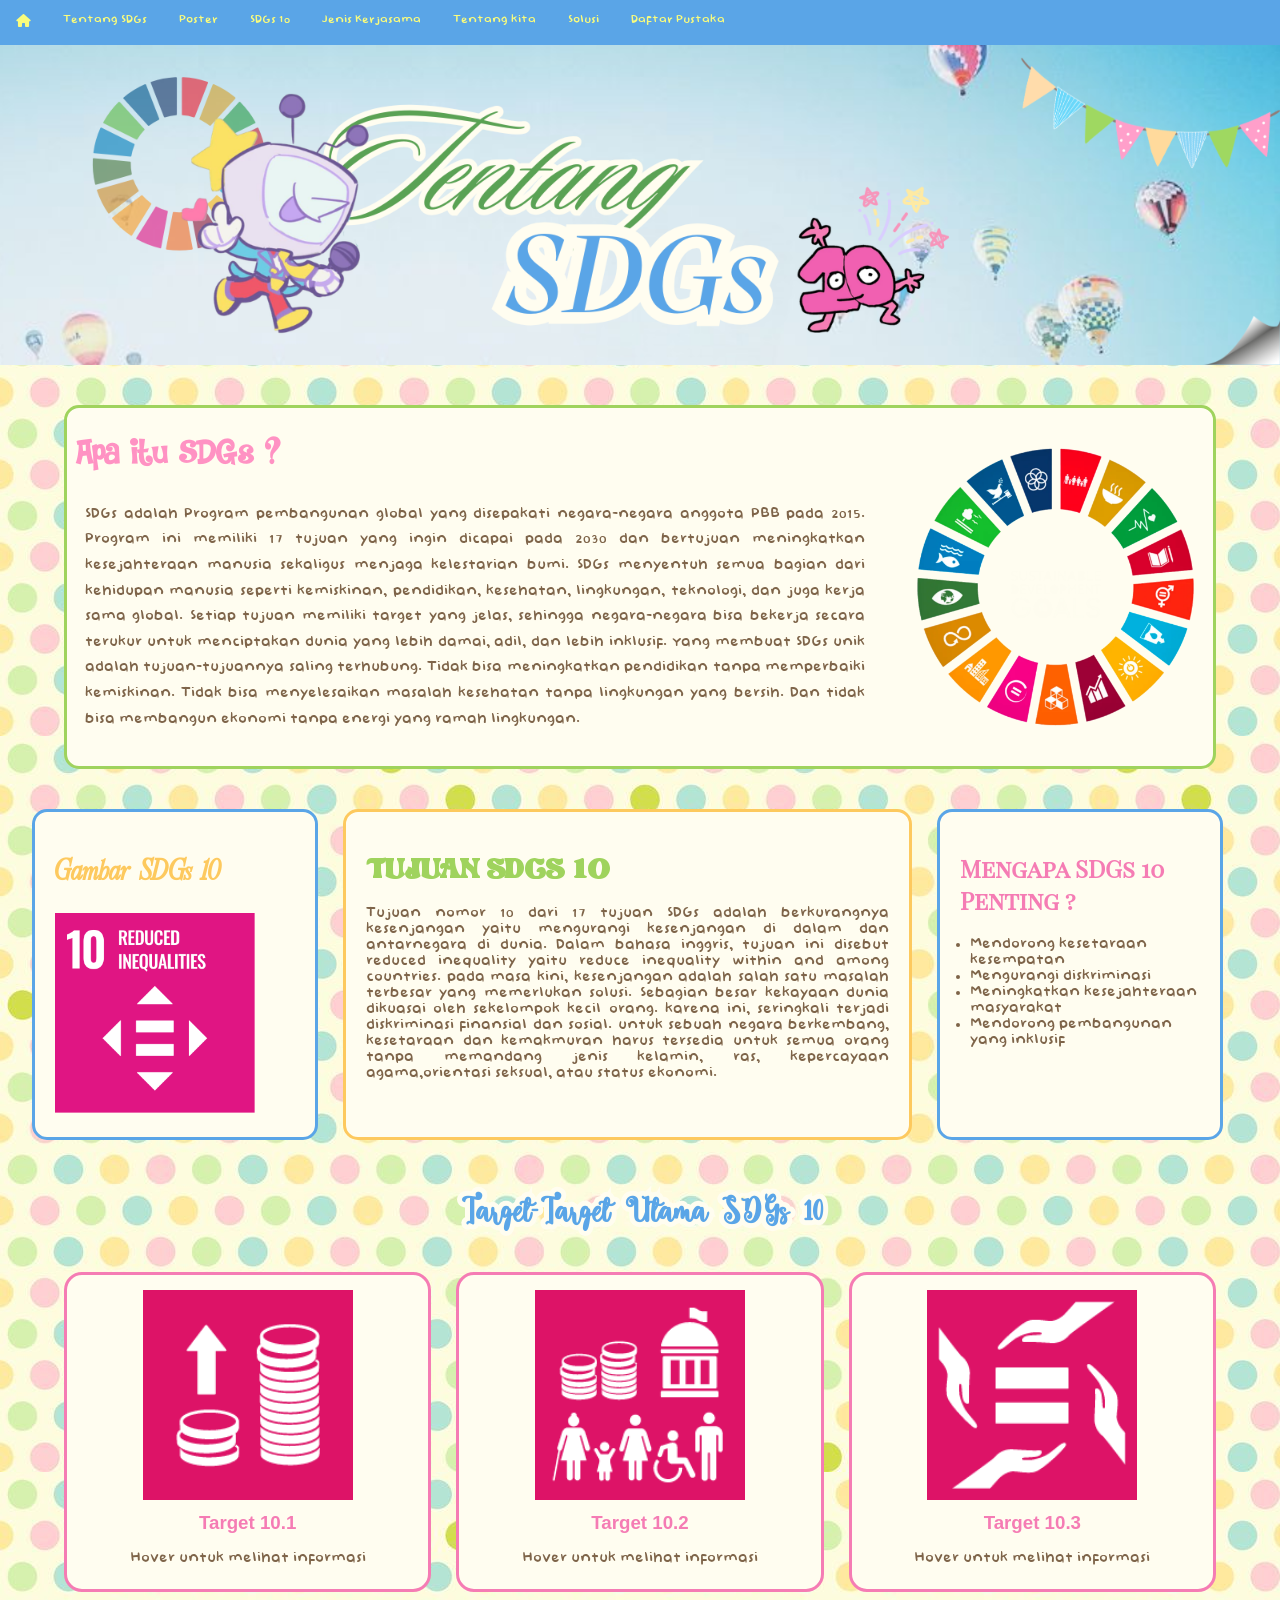
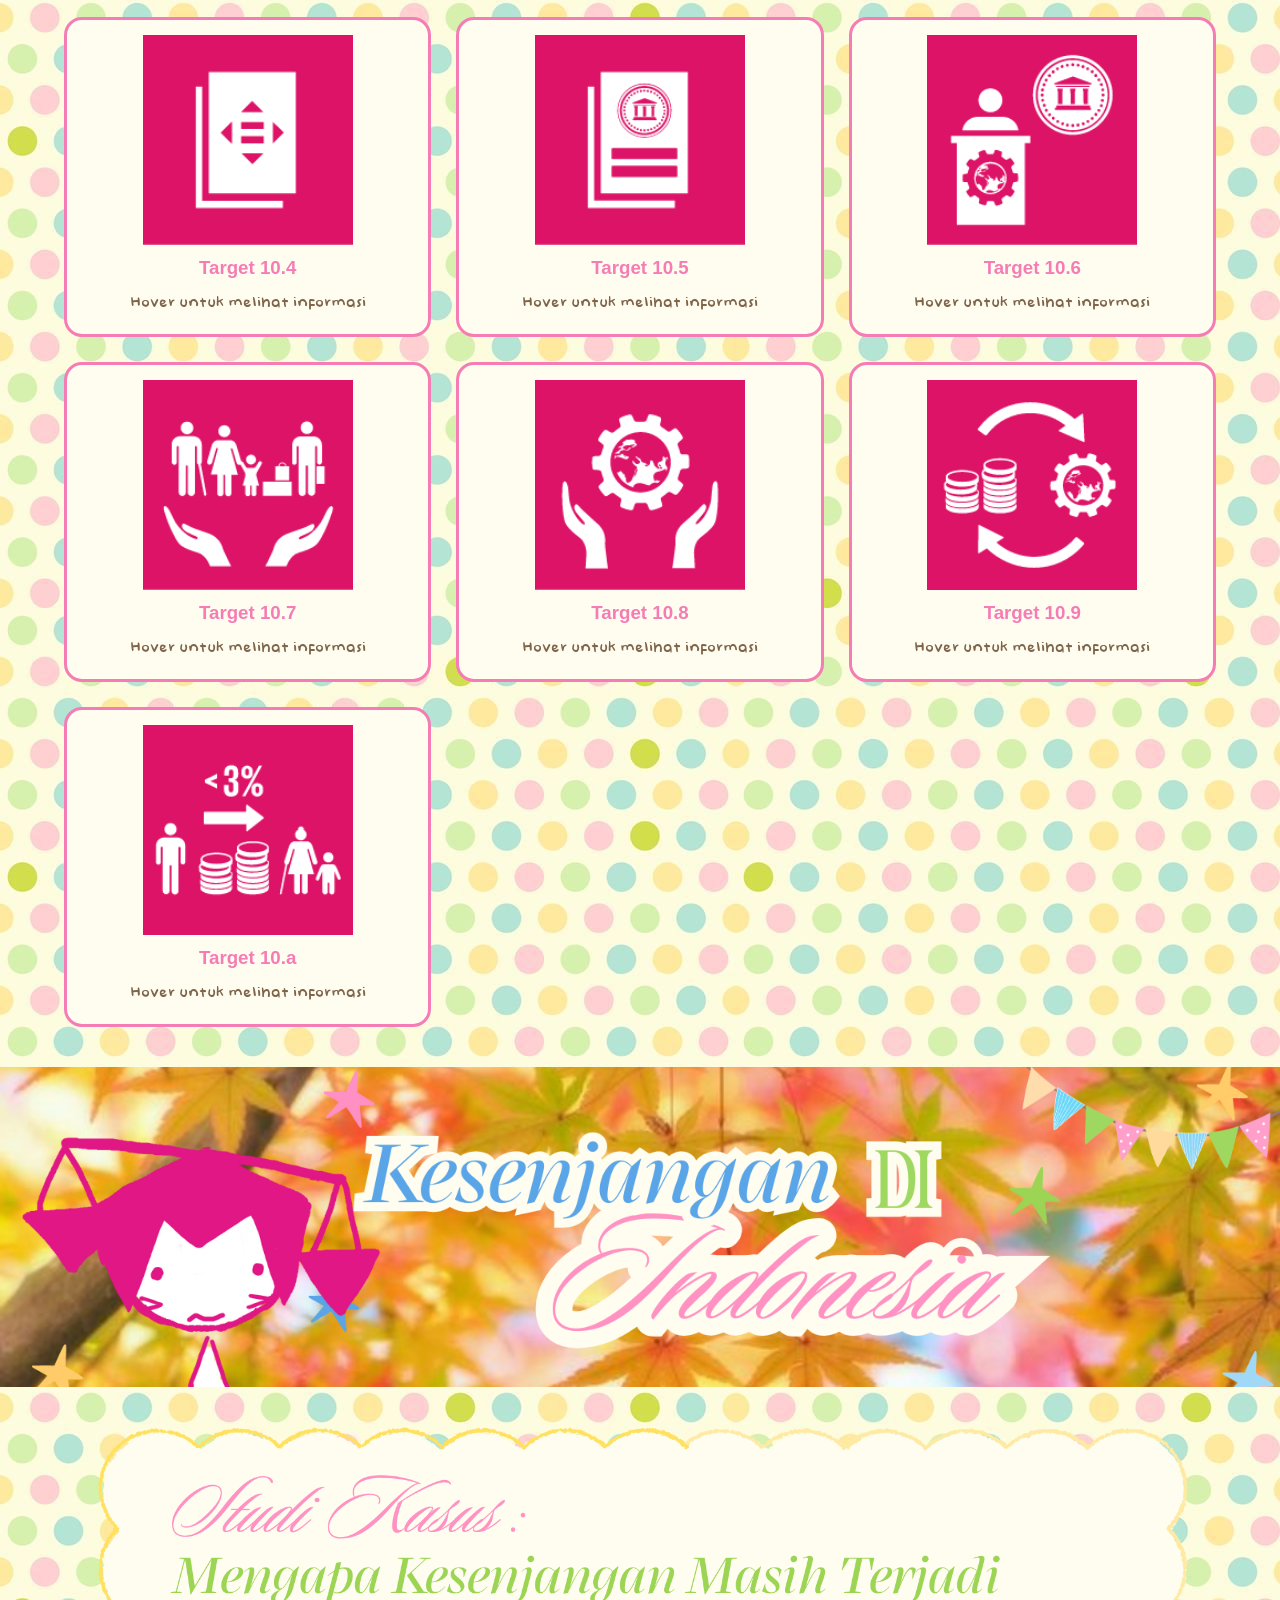
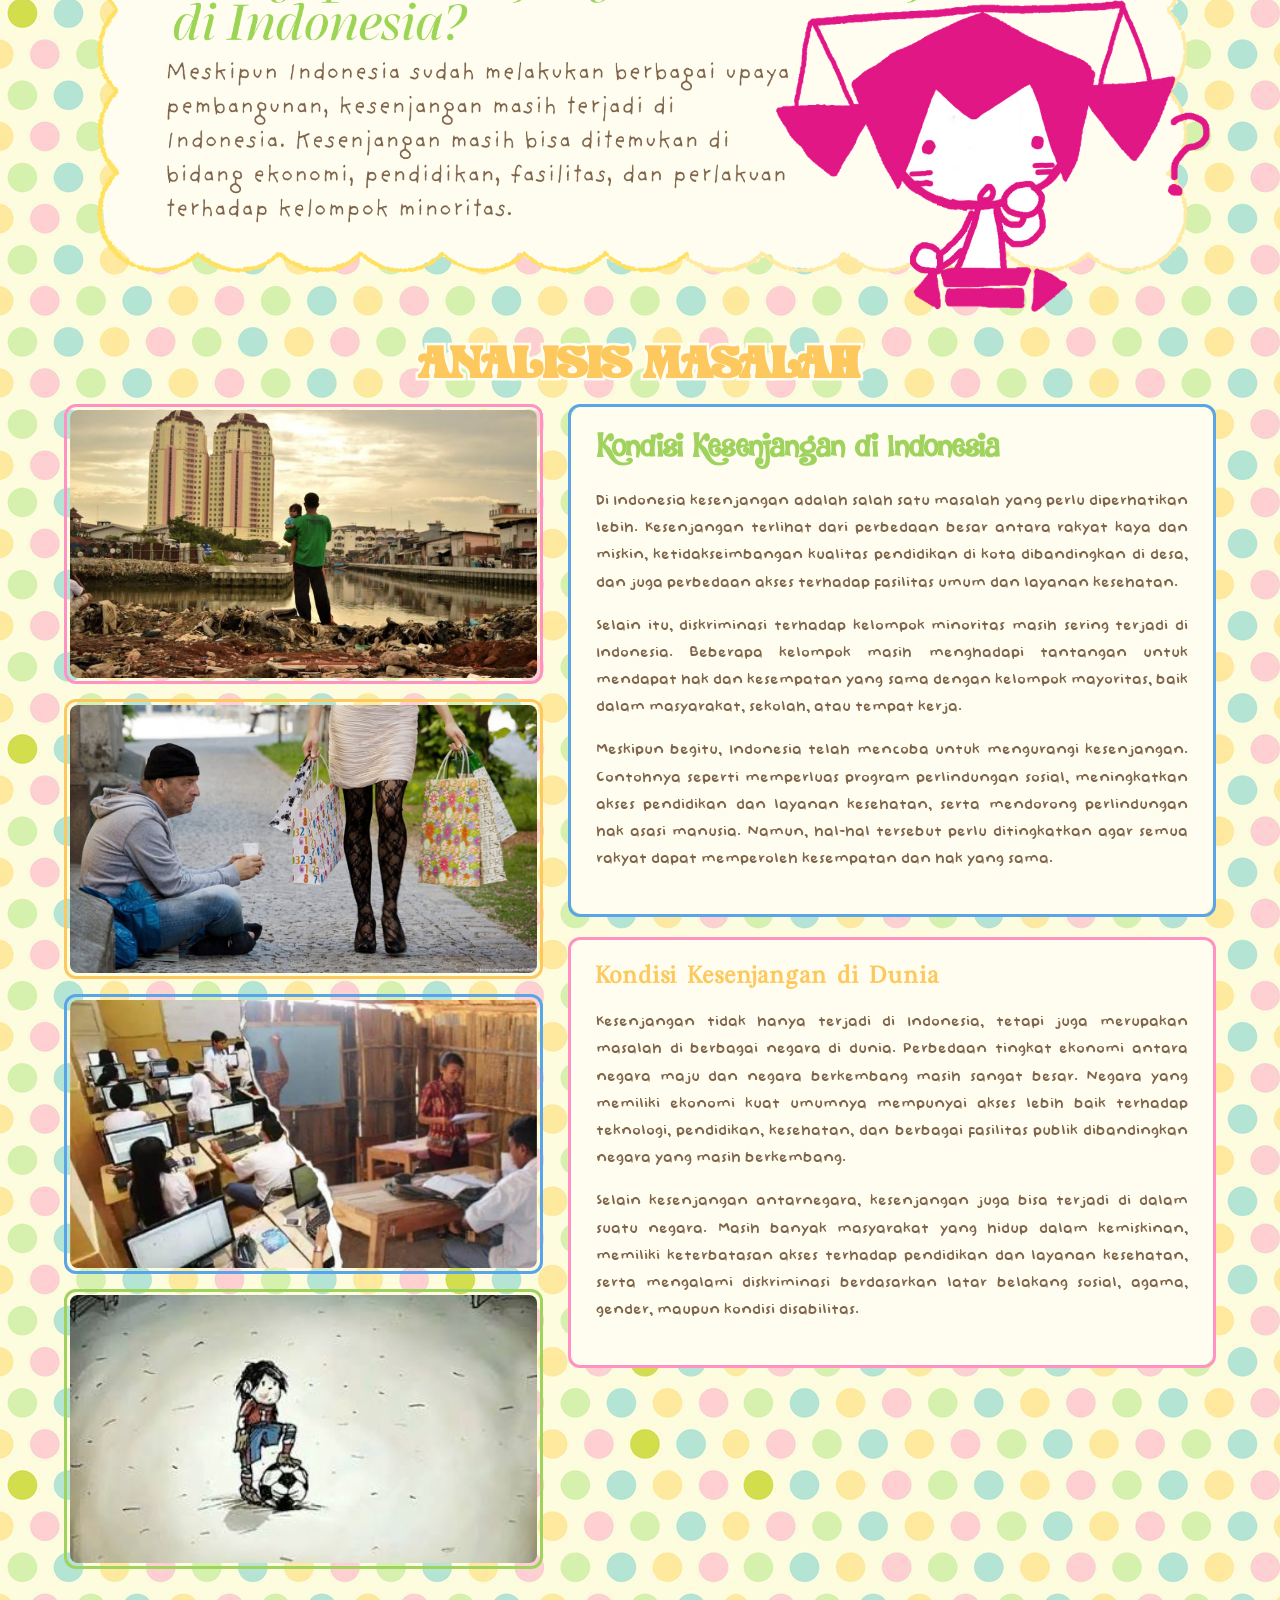
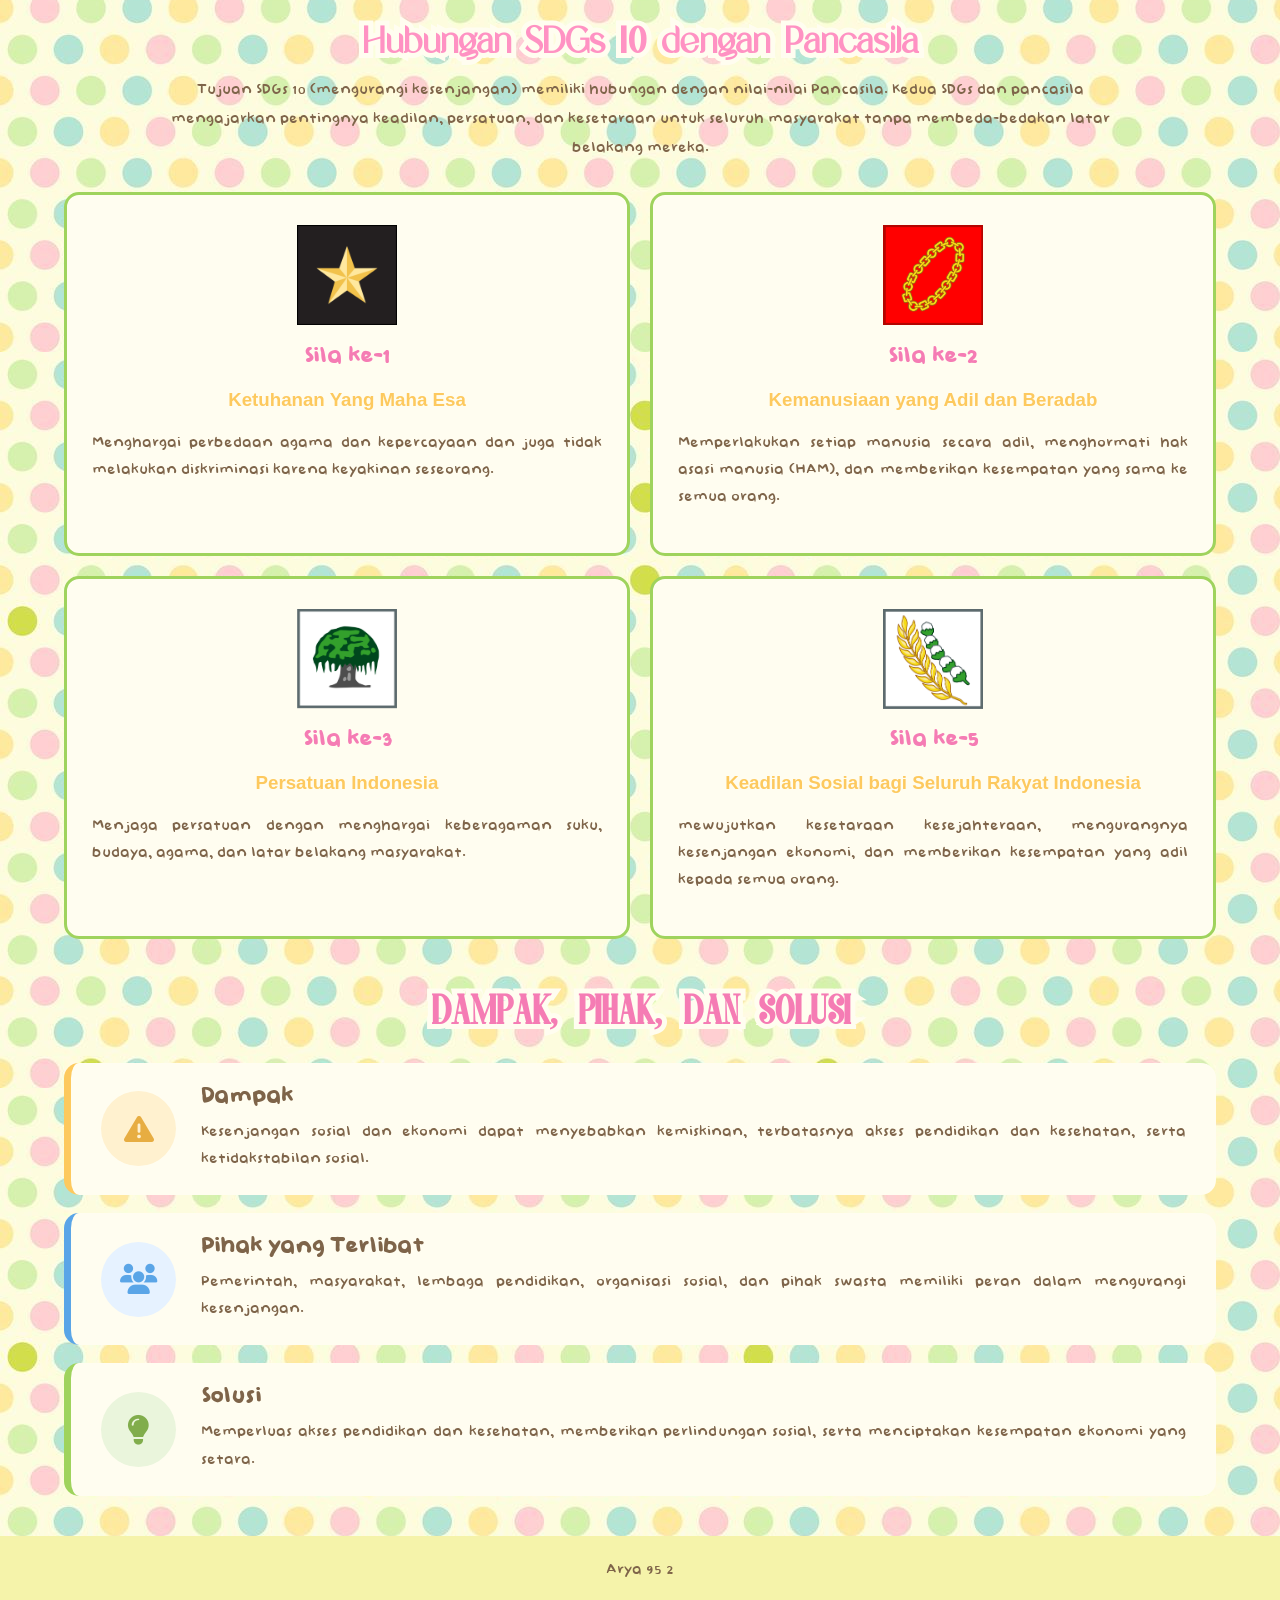
<file: Tentang.html>
<!DOCTYPE html>
<html>
<head>
    <meta charset="UTF-8">
    <title>SDGs 10</title>
    <link rel="icon" type="ico" href="Untitled design.ico">
    <link rel="stylesheet" href="webcolab.css">
    <link rel="stylesheet" href="https://cdnjs.cloudflare.com/ajax/libs/font-awesome/6.5.0/css/all.min.css">
    <link rel="stylesheet" href="tentang.css">
    <link rel="stylesheet" href="Masalah.css">
</head>

<body background="image (1).png">

     
   <div class="topnav">
    <ul>
        <li>
            <a href="index.html" title="Home">
                <i class="fa-solid fa-house"></i>
            </a>
        </li>

        <li class="dropdown">
            <a href="SDG.html">Tentang SDGs</a>
            <div class="cont">
                <a href="SDG.html">pengertian SDGs</a>
                <a href="SDG.html">Jenis SDGs</a>
                <a href="SDG.html">Tujuan SDGs</a>
                <a href="SDG.html">3 Ciri-ciri</a>
                <a href="SDG.html">Pengukur keberhasilan</a>
                <a href="SDG.html">Dampak</a>
            </div>
        </li>

        <li><a href="Poster.html">Poster</a></li>

    <li class="dropdown">
        <a href="Tentang.html">SDGs 10</a>

        <div class="cont">
            <a href="Tentang.html#pengertian">Apa itu SDGs?</a>
            <a href="Tentang.html#sdgs10">Tentang SDGs 10</a>
            <a href="Tentang.html#target">Target Utama</a>
            <a href="Tentang.html#masalah">Analisis Permasalahan</a>
            <a href="Tentang.html#pancasila">Hubungan dengan Pancasila</a>
            <a href="Tentang.html#dampak">Dampak, Pihak, dan Solusi</a>
        </div>
    </li>

        <li class="dropdown">
            <a href="Jenis.html">Jenis Kerjasama</a>
            <div class="cont">
                <a href="Jenis.html#bilateral">Bilateral</a>
                <a href="Jenis.html#regional">Regional</a>
                <a href="Jenis.html#multilateral">Multilateral</a>
                <a href="Jenis.html#internasional">Internasional</a>
            </div>
        </li>

        <li><a href="kita.html">Tentang kita</a></li>

        <li><a href="Solusi.html">Solusi</a></li>

        <li><a href="Daftar.html">Daftar Pustaka</a></li>
    </ul>
</div>
    <div class="header">
        <img src="2.png" alt="home">
    </div>
    <div class="ploink" id="pengertian">
        <div class="ploinked">
            <h1 class="fonter">Apa itu SDGs ?</h1>
            <p>SDGs adalah Program pembangunan global yang disepakati negara-negara anggota PBB pada 2015. Program ini memiliki 17 tujuan yang ingin dicapai pada 2030 dan bertujuan meningkatkan kesejahteraan manusia sekaligus menjaga kelestarian bumi. SDGs menyentuh semua bagian dari kehidupan manusia seperti kemiskinan, pendidikan, kesehatan, lingkungan, teknologi, dan juga kerja sama global. Setiap tujuan memiliki target yang jelas, sehingga negara-negara bisa bekerja secara terukur untuk menciptakan dunia yang lebih damai, adil, dan lebih inklusif. Yang membuat SDGs unik adalah tujuan-tujuannya saling terhubung. Tidak bisa meningkatkan pendidikan tanpa memperbaiki kemiskinan. Tidak bisa menyelesaikan masalah kesehatan tanpa lingkungan yang bersih. Dan tidak bisa membangun ekonomi tanpa energi yang ramah lingkungan.</p>
        </div>
      <img src="gambarwheelSDGs.png" alt="Spinning image" class="spin">
    </div>

        <div class="row" id="sdgs10">
        <div class="column side">
        <h2 class="classpect">Gambar SDGs 10</h2>
        <img src="LogoSDGs10.png" alt="logoSDGs10" class="resized">
        </div>
        <div class="column middle">
            <h2 class="tujuh">Tujuan SDGs 10</h2>
            <p>Tujuan nomor 10 dari 17 tujuan SDGs adalah berkurangnya kesenjangan yaitu mengurangi kesenjangan di dalam dan antarnegara di dunia. Dalam bahasa inggris, tujuan ini disebut reduced inequality yaitu reduce inequality within and among countries. pada masa kini, kesenjangan adalah salah satu masalah terbesar yang memerlukan solusi. Sebagian besar kekayaan dunia dikuasai oleh sekelompok kecil orang. karena ini, seringkali terjadi  diskriminasi finansial dan sosial. untuk sebuah negara berkembang, kesetaraan dan kemakmuran harus tersedia untuk semua orang tanpa memandang jenis kelamin, ras, kepercayaan agama,orientasi seksual, atau status ekonomi. </p>
            <p></p>
        </div>
        <div class="column side">
        <h2 class="class">Mengapa SDGs 10 Penting ?</h2>
        <ul>
            <li>Mendorong kesetaraan kesempatan</li>
            <li>Mengurangi diskriminasi</li>
            <li>Meningkatkan kesejahteraan masyarakat</li>
            <li>Mendorong pembangunan yang inklusif</li>
        </ul>
        </div>
    </div>
    

    <h1 class="target-title" id="target">Target-Target Utama SDGs 10</h1>

    <div class="card-container">

        <!-- TARGET 10.1 -->
        <div class="flip-card" tabindex="0">
            <div class="flip-inner">
                <div class="flip-front">
                    <img src="10.1.png" alt="Target 10.1">
                    <h3>Target 10.1</h3>
                    <p>Hover untuk melihat informasi</p>
                </div>
                <div class="flip-back">
                    <h3>Mengurangi Ketidaksetaraan Pendapat</h3>
                    <p>Meningkatkan pendapatan masyarakat berpenghasilan rendah agar pertumbuhan ekonomi dapat dinikmati oleh seluruh lapisan masyarakat.</p>
                </div>
            </div>
        </div>

        <!-- TARGET 10.2 -->
        <div class="flip-card" tabindex="0">
            <div class="flip-inner">
                <div class="flip-front">
                    <img src="10.2.png" alt="Target 10.2">
                    <h3>Target 10.2</h3>
                    <p>Hover untuk melihat informasi</p>
                </div>
                <div class="flip-back">
                    <h3>Mempromosikan Inklusi Sosial, Ekonomi, Dan Politik Yang Universal</h3>
                    <p>Mendorong inklusi sosial, ekonomi, dan politik bagi semua orang tanpa memandang usia, jenis kelamin, disabilitas, ras, agama, maupun latar belakang ekonomi.</p>
                </div>
            </div>
        </div>

        <!-- TARGET 10.3 -->
        <div class="flip-card" tabindex="0">
            <div class="flip-inner">
                <div class="flip-front">
                    <img src="10.3.png" alt="Target 10.3">
                    <h3>Target 10.3</h3>
                    <p>Hover untuk melihat informasi</p>
                </div>
                <div class="flip-back">
                    <h3>Pastikan kesempatan Yang Sama Dan Akhiri Diskriminasi</h3>
                    <p>Menjamin kesempatan yang sama dan mengurangi ketidaksetaraan dengan menghapus diskriminasi serta mendorong kebijakan yang adil.</p>
                </div>
            </div>
        </div>

        <!-- TARGET 10.4 -->
        <div class="flip-card" tabindex="0">
            <div class="flip-inner">
                <div class="flip-front">
                    <img src="10.4.png" alt="Target 10.4">
                    <h3>Target 10.4</h3>
                    <p>Hover untuk melihat informasi</p>
                </div>
                <div class="flip-back">
                    <h3>Terapkan Kebijakan Fisikal Dan Sosial Yang Mendorong Kesetaraan</h3>
                    <p>Menerapkan kebijakan di bidang upah, perlindungan sosial, dan fiskal untuk menciptakan pemerataan kesejahteraan.</p>
                </div>
            </div>
        </div>

        <!-- TARGET 10.5 -->
        <div class="flip-card" tabindex="0">
            <div class="flip-inner">
                <div class="flip-front">
                    <img src="10.5.png" alt="Target 10.5">
                    <h3>Target 10.5</h3>
                    <p>Hover untuk melihat informasi</p>
                </div>
                <div class="flip-back">
                    <h3>Peningkatan Regulasi Pasar Dan Lembaga Keuangan Global</h3>
                    <p>Meningkatkan pengawasan dan pengaturan lembaga serta pasar keuangan global agar sistem keuangan menjadi lebih stabil dan adil.</p>
                </div>
            </div>
        </div>

        <!-- TARGET 10.6 -->
        <div class="flip-card" tabindex="0">
            <div class="flip-inner">
                <div class="flip-front">
                    <img src="10.6.png" alt="Target 10.6">
                    <h3>Target 10.6</h3>
                    <p>Hover untuk melihat informasi</p>
                </div>
                <div class="flip-back">
                    <h3>Peningkatan Representasi Negara Berkembang Di Lembaga Keuangan</h3>
                    <p>Meningkatkan keterwakilan dan suara negara berkembang dalam pengambilan keputusan di lembaga ekonomi dan keuangan internasional.</p>
                </div>
            </div>
        </div>

        <!-- TARGET 10.7 -->
        <div class="flip-card" tabindex="0">
            <div class="flip-inner">
                <div class="flip-front">
                    <img src="10.7.png" alt="Target 10.7">
                    <h3>Target 10.7</h3>
                    <p>Hover untuk melihat informasi</p>
                </div>
                <div class="flip-back">
                    <h3>Kebijakan Migrasi Yang Bertanggung Jawab Dan Terkelola Dengan Baik</h3>
                    <p>Mendukung migrasi dan perpindahan manusia yang aman, tertib, teratur, dan bertanggung jawab melalui kebijakan yang tepat.</p>
                </div>
            </div>
        </div>

        <!-- TARGET 10.8 -->
        <div class="flip-card" tabindex="0">
            <div class="flip-inner">
                <div class="flip-front">
                    <img src="10.8.png" alt="Target 10.8">
                    <h3>Target 10.8</h3>
                    <p>Hover untuk melihat informasi</p>
                </div>
                <div class="flip-back">
                    <h3>Perlakuan Khusus Dan Berbeda Untuk Negara Berkembang</h3>
                    <p>Target tambahan yang diusulkan untuk meningkatkan keterwakilan negara berkembang dalam tata kelola ekonomi global.</p>
                </div>
            </div>
        </div>

        <!-- TARGET 10.9 -->
        <div class="flip-card" tabindex="0">
            <div class="flip-inner">
                <div class="flip-front">
                    <img src="10.9.png" alt="Target 10.9">
                    <h3>Target 10.9</h3>
                    <p>Hover untuk melihat informasi</p>
                </div>
                <div class="flip-back">
                    <h3>Mendorong Bantuan Membangun Dan Investasi Di Negara Kurang Berkembang</h3>
                    <p>Target tambahan yang dapat disesuaikan dengan indikator atau materi lokal yang digunakan. Pastikan isi gambar target ini diperiksa kembali.</p>
                </div>
            </div>
        </div>

        <!-- TARGET 10.a -->
        <div class="flip-card" tabindex="0">
            <div class="flip-inner">
                <div class="flip-front">
                    <img src="10.a.png" alt="Target 10.a">
                    <h3>Target 10.a</h3>
                    <p>Hover untuk melihat informasi</p>
                </div>
                <div class="flip-back">
                    <h3>Kurangi Biaya Transaksi Untuk Pengiriman Uang Migran</h3>
                    <p>Menerapkan perlakuan khusus bagi negara berkembang sesuai kesepakatan perdagangan internasional, terutama negara yang paling membutuhkan.</p>
                </div>
            </div>
        </div>

    </div>

        <div class="header" id="masalah">
            <img src="3.png" alt="Permasalahan SDGs 10">
        </div>
    <div class="dih">
        <img src="Sustainable (1).png" alt="?" class="t5t">
        <h1 class="carrot">Analisis Masalah</h1>

        <section class="kondisi">

        <div class="kondisi-row">
            
            <div class="flez">

                <div class="colr">
                    <img src="Indonesia.jpg" alt="Kesenjangan Indonesia">
                </div>

                <div class="coul">
                    <img src="dunia.jpg" alt="Kesenjangan Dunia">
                </div>

                <div class="poul">
                    <img src="sekolah.jpg" alt="Sekolah desa dan kota">
                </div>

                <div class="polr">
                    <img src="images (1).jpg" alt="Sekolah desa dan kota">
                </div>

            </div>

            <!-- PENJELASAN -->
            <div class="teks-kondisi">
                <div class="falsity">
                    <div class="isi">
                    
                        <h2 class="skibid">Kondisi Kesenjangan di Indonesia</h2>

                        <p>
                            Di Indonesia kesenjangan adalah salah satu masalah
                            yang perlu diperhatikan lebih. Kesenjangan terlihat
                            dari perbedaan besar antara rakyat kaya dan miskin,
                            ketidakseimbangan kualitas pendidikan di kota
                            dibandingkan di desa, dan juga perbedaan akses
                            terhadap fasilitas umum dan layanan kesehatan.
                        </p>

                        <p>
                            Selain itu, diskriminasi terhadap kelompok minoritas
                            masih sering terjadi di Indonesia. Beberapa kelompok
                            masih menghadapi tantangan untuk mendapat hak dan
                            kesempatan yang sama dengan kelompok mayoritas,
                            baik dalam masyarakat, sekolah, atau tempat kerja.
                        </p>

                        <p>
                            Meskipun begitu, Indonesia telah mencoba untuk
                            mengurangi kesenjangan. Contohnya seperti memperluas
                            program perlindungan sosial, meningkatkan akses
                            pendidikan dan layanan kesehatan, serta mendorong
                            perlindungan hak asasi manusia. Namun, hal-hal
                            tersebut perlu ditingkatkan agar semua rakyat
                            dapat memperoleh kesempatan dan hak yang sama.
                        </p>
                    </div>
                </div>

                    <div  class="cruelty">
                        <div class="isi">
                            <h2 class="heir">Kondisi Kesenjangan di Dunia</h2>

                            <p>
                            Kesenjangan tidak hanya terjadi di Indonesia,
                            tetapi juga merupakan masalah di berbagai negara
                            di dunia. Perbedaan tingkat ekonomi antara negara
                            maju dan negara berkembang masih sangat besar.
                            Negara yang memiliki ekonomi kuat umumnya mempunyai
                            akses lebih baik terhadap teknologi, pendidikan,
                            kesehatan, dan berbagai fasilitas publik
                            dibandingkan negara yang masih berkembang.
                        </p>

                        <p>
                            Selain kesenjangan antarnegara, kesenjangan juga
                            bisa terjadi di dalam suatu negara. Masih banyak
                            masyarakat yang hidup dalam kemiskinan, memiliki
                            keterbatasan akses terhadap pendidikan dan layanan
                            kesehatan, serta mengalami diskriminasi berdasarkan
                            latar belakang sosial, agama, gender, maupun
                            kondisi disabilitas.
                            </p>
                        </div>
                    </div>
            </div>

    </div>
</div>
</section>

<section class="pancasila-section" id="pancasila">

    <h1 class="title">
        Hubungan SDGs 10 dengan Pancasila
    </h1>

    <p class="pancasila-intro">
        Tujuan SDGs 10 (mengurangi kesenjangan) memiliki hubungan dengan nilai-nilai Pancasila. Kedua SDGs dan pancasila mengajarkan pentingnya keadilan, persatuan, dan kesetaraan untuk seluruh masyarakat tanpa membeda-bedakan latar belakang mereka.
    </p>

    <div class="pancasila-container">

        <div class="pancasila-card">
            <img src="Pancasila_Sila_1_Star.svg.webp" alt="Lambang sila pertama">
            <h2>Sila ke-1</h2>
            <h3>Ketuhanan Yang Maha Esa</h3>
            <p>
                Menghargai perbedaan agama dan kepercayaan dan juga tidak melakukan diskriminasi karena keyakinan seseorang.
            </p>
        </div>

        <div class="pancasila-card">
            <img src="Sila2.png" alt="Sila ke 2">
            <h2>Sila ke-2</h2>
            <h3>Kemanusiaan yang Adil dan Beradab</h3>
            <p>
                Memperlakukan setiap manusia secara adil,
                menghormati hak asasi manusia (HAM), dan
                memberikan kesempatan yang sama ke semua orang.
            </p>
        </div>

        <div class="pancasila-card">
            <img src="Pancasila_Sila_3_Banyan_Tree.svg.webp" alt="pohon bringin">
            <h2>Sila ke-3</h2>
            <h3>Persatuan Indonesia</h3>
            <p>
                Menjaga persatuan dengan menghargai
                keberagaman suku, budaya, agama, dan
                latar belakang masyarakat.
            </p>
        </div>

        <div class="pancasila-card">
            <img src="images.png" alt="ke 5">
            <h2>Sila ke-5</h2>
            <h3>Keadilan Sosial bagi Seluruh Rakyat Indonesia</h3>
            <p>
                mewujutkan kesetaraan kesejahteraan, mengurangnya kesenjangan ekonomi, dan memberikan kesempatan yang adil kepada semua orang.
            </p>
        </div>

    </div>

</section>


<section class="info-section">

    <h1 class="info-title" id="dampak">Dampak, Pihak, dan Solusi</h1>

    <div class="info-list">

        <div class="info-box dampak-box">
            <div class="info-icon">
                <i class="fa-solid fa-triangle-exclamation"></i>
            </div>
            <div>
                <h2>Dampak</h2>
                <p>
                    Kesenjangan sosial dan ekonomi dapat
                    menyebabkan kemiskinan, terbatasnya
                    akses pendidikan dan kesehatan,
                    serta ketidakstabilan sosial.
                </p>
            </div>
        </div>

        <div class="info-box pihak-box">
            <div class="info-icon">
                <i class="fa-solid fa-users"></i>
            </div>
            <div>
                <h2>Pihak yang Terlibat</h2>
                <p>
                    Pemerintah, masyarakat, lembaga
                    pendidikan, organisasi sosial, dan
                    pihak swasta memiliki peran dalam
                    mengurangi kesenjangan.
                </p>
            </div>
        </div>

        <div class="info-box solusi-box">
            <div class="info-icon">
                <i class="fa-solid fa-lightbulb"></i>
            </div>
            <div>
                <h2>Solusi</h2>
                <p>
                    Memperluas akses pendidikan dan
                    kesehatan, memberikan perlindungan
                    sosial, serta menciptakan kesempatan
                    ekonomi yang setara.
                </p>
            </div>
        </div>

    </div>
</section>


    <div class="footer">
        <p>Arya 95 2</p>
    </div>

</body>
</html>
</file>
<file: webcolab.css>
* {
    box-sizing: border-box;
}

body {
    margin: 0;
    font-family: Arial, sans-serif;
}

.header {
    width: 100%;
    height: 100%;
    overflow: hidden;
}

.header img {
    width: 100%;
    height: 100%;
    object-fit: cover;
    object-position: center;
    display: block;
}

.topnav {
    overflow: hidden;
    background-color: #5aa5e7;
}

.topnav a {
    float: left;
    display: block;
    color: #fafc7c;
    text-align: center;
    padding: 14px 16px;
    text-decoration: none;
    transition: 0.3s;
    font-family: Jasper;
}

.topnav a:hover {
    background-color: #9fd861;
    color: #FFFF;
}

@font-face {
    font-family: labubu;
    src: url(DK\ Jambo.otf);
}

.footer {
    background-color: #F5F3AA;
    color: #7e6449;
    padding: 10px;
    text-align: center;
    font-family: Jasper;
}

@font-face {
    font-family: Jasper;
    src: url(Baby\ Doll.ttf);
}

@font-face {
    font-family: vodka;
    src: url(Relationship\ of\ mélodrame.ttf);
}

.bunny{
    text-align: center;
    font-family: vodka;
    color: #FF92C3;
    -webkit-text-stroke: 10px #fffdf0;
    paint-order: stroke fill;
}

.contained {
    display: flex;
    align-items: center;
    gap: 30px;
    border-radius: 15px;
    border: 3px solid #5aa5e7;
    padding: 8px;
    text-align: left;
    color: #7e6449;
    width: 90%;
    margin: 40px auto;
    min-height: 200px;
    padding: 30px 40px;

    background-color: #fffdf0;
    border-radius: 15px;
}

.contained img {
    width: 250px;
    height: 250px;
    object-fit: cover;
    border-radius: 10px;
}

.contained-text {
    flex: 1;
}

.contained-text p {
    line-height: 1.6;
    text-align: justify;
}

p{
    font-family: Jasper;
}


.problem-container {
    width: 90%;
    margin: 40px auto;
    display: grid;
    grid-template-columns: repeat(4, 1fr);
    gap: 20px;
}

.problem-card {
    background-color: #fffdf0;
    padding: 25px 20px;
    border-radius: 15px;
    text-align: center;
    color: #7e6449;
    transition: 0.3s;
}

.problem-card:hover {
    transform: translateY(-8px);
    background-color: #fff4c7;
}

.problem-card i {
    font-size: 35px;
    color: #5aa5e7;
    margin-bottom: 10px;
}

.problem-card h2 {
    font-family: Jasper;
}

.problem-card p {
    line-height: 1.6;
    text-align: center;
}

@media (max-width: 800px) {
    .problem-container {
        grid-template-columns: repeat(2, 1fr);
    }

    .contained {
        flex-direction: column;
    }

    .contained img {
        max-width: 100%;
    }
}

@media (max-width: 500px) {
    .problem-container {
        grid-template-columns: 1fr;
    }
}


/* NAVIGASI */
html {
    scroll-behavior: smooth;
}

.topnav {
    position: sticky;
    top: 0;
    z-index: 100;
}

.topnav a {
    font-size: 13px;
}

.bunny {
    margin-top: 55px;
    margin-bottom: 25px;
    font-size: 40px;
}

.problem-container {
    width: 90%;
    margin: 30px auto;
    display: grid;
    grid-template-columns: repeat(4, 1fr);
    gap: 20px;
}

.problem-card {
    background-color: #fffdf0;
    padding: 25px 20px;
    border-radius: 15px;
    text-align: center;
    color: #7e6449;
    transition: 0.3s;   
}

.problem-card:hover {
    transform: translateY(-8px);
    background-color: #fff4c7;
}

.problem-card i {
    font-size: 35px;
    color: #5aa5e7;
    margin-bottom: 10px;
}

.problem-card h2 {
    font-family: Jasper;
}

.problem-card p {
    line-height: 1.7;
    text-align: center;
}

.cooperation-container {
    width: 90%;
    margin: 40px auto;
    display: grid;
    grid-template-columns: repeat(2, 1fr);
    gap: 25px;
}

.cooperation-card {
    background-color: #fffdf0;
    padding: 30px;
    border-radius: 15px;
    color: #7e6449;
    border-top: 6px solid #5aa5e7;
    transition: 0.3s;
}

.cooperation-card:hover {
    transform: translateY(-5px);
    background-color: #fff9df;
}

.cooperation-icon {
    text-align: center;
    font-size: 40px;
    color: #5aa5e7;
    margin-bottom: 15px;
}

.cooperation-card h2 {
    text-align: center;
    font-family: Jasper;
    color: #7e6449;
}

.cooperation-card h3 {
    color: #9FD35D;
    font-size: 17px;
}

.cooperation-card p {
    line-height: 1.7;
    text-align: justify;
}

.cooperation-card .definition {
    text-align: center;
    font-style: italic;
    background-color: #f5f3aa;
    padding: 12px;
    border-radius: 10px;
}

.conclusion {
    text-align: center;
    color: #7e6449;
    border-radius: 15px;
    padding: 35px;
}

.conclusion h1 {
    font-family: Jasper;
}

.conclusion p {
    line-height: 1.8;
    text-align: justify;
}

.conclusion h2 {
    font-family: Jasper;
    color: #5aa5e7;
    margin-top: 25px;
}



.row {
    display: flex;
    align-items: flex-start;
    gap: 25px;
    width: 95%;
    margin: 30px auto;
}

main.column {
    width: 75%;
    padding: 0;
    
}

.row {
    display: flex;
    align-items: stretch;
    gap: 25px;
    width: 95%;
    margin: 30px auto;
}

main.column {
    width: 75%;
    padding: 0;
}

aside.column {
    width: 25%;
    padding: 25px;
    background-color: #fffdf0;
    color: #7e6449;
    border-radius: 18px;
    text-align: center;
     border-radius: 15px;
    border: 3px solid #FF92C3;
    padding: 8px;
    position: static;
    align-self: stretch;
}

aside h2 {
    font-family: Jasper;
    color: #fffdf0;
    background-color: #5aa5e7;
    padding: 15px;
    border-radius: 12px;
    margin-top: 0;
}

aside img {
    width: 150px;
    height: 150px;
    object-fit: contain;
    margin: 15px auto;
    display: block;
}

aside h3 {
    font-family: Jasper;
    color: #FF92C3;
    margin-bottom: 8px;
}

aside p {
    line-height: 1.7;
    text-align: center;
}

aside ul {
    text-align: left;
    padding-left: 25px;
    line-height: 1.8;
}

aside li::marker {
    color: #5aa5e7;
}

aside hr {
    border: none;
    height: 2px;
    background-color: #f5e6a8;
    margin: 20px 0;
}

.sdgs-name {
    font-style: italic;
    color: #9b805d;
}

aside h2 {
    font-family: Jasper;
    color: #fffdf0;
    background-color: #5aa5e7;
    padding: 15px;
    border-radius: 12px;
    margin-top: 0;
}

aside img {
    width: 150px;
    height: 150px;
    object-fit: contain;
    margin: 15px auto;
    display: block;
}

aside h3 {
    font-family: Jasper;
    color: #FF92C3;
    margin-bottom: 8px;
}

aside p {
    line-height: 1.7;
    text-align: center;
}

aside ul {
    text-align: left;
    padding-left: 25px;
    line-height: 1.8;
}

aside li::marker {
    color: #5aa5e7;
}

aside hr {
    border: none;
    height: 2px;
    background-color: #f5e6a8;
    margin: 20px 0;
}

.sdgs-name {
    font-style: italic;
    color: #9b805d;
}


.row::after {
content: "";
display: table;
clear: both;
}

::selection {
  background-color: #009C94;
  color: #fffdf0;
}

.pink{
    color: #5aa5e7;
    font-size: 60;
}

.problem-card:nth-child(1) i {
    color: #FA5497;
}

.problem-card:nth-child(2) i {
    color: #FDC95E;
}

.problem-card:nth-child(3) i {
    color: #9FD35D;
}

/* NAVBAR */
.topnav {
    position: sticky;
    top: 0;
    z-index: 999;
    background-color: #5aa5e7;
}

.topnav ul {
    list-style: none;
    margin: 0;
    padding: 0;
    overflow: visible;
    background-color: #5aa5e7;
}

.topnav ul li {
    float: left;
}

.topnav ul li a {
    display: block;
    padding: 14px 16px;
    color: #fafc7c;
    text-decoration: none;
    text-align: center;
}

/* DROPDOWN */
.topnav li.dropdown {
    position: relative;
}

.topnav .cont {
    display: none;
    position: absolute;
    top: 100%;
    left: 0;
    width: 160px;
    background-color: #FF92C3;
    z-index: 1000;
}

.topnav .cont a {
    display: block;
    float: none;
    width: 100%;
    text-align: left;
    color: white;
    padding: 12px 16px;
}

.topnav li.dropdown:hover .cont {
    display: block;
}

.topnav a:hover {
    background-color: #9fd861;
    color: white;
}

/* FIX DROPDOWN */
.topnav {
    overflow: visible !important;
}

.topnav ul {
    overflow: visible !important;
}

.topnav li.dropdown {
    position: relative;
}

.topnav li.dropdown .cont {
    display: none;
    position: absolute;
    top: 100%;
    left: 0;
    min-width: 160px;
    background-color: #FF92C3;
    z-index: 9999;
}

.topnav li.dropdown:hover > .cont {
    display: block !important;
}

.topnav li.dropdown .cont a {
    float: none !important;
    display: block !important;
    width: 100%;
}

/* MENGEMBALIKAN BACKGROUND NAVBAR */
.topnav {
    background-color: #5aa5e7 !important;
    width: 100%;
    min-height: 45px;
}

.topnav ul {
    background-color: #5aa5e7 !important;
    width: 100%;
    overflow: visible !important;
}

.topnav ul::after {
    content: "";
    display: block;
    clear: both;
}

@font-face {
    font-family: purpleface;
    src: url(Darling.ttf);
}

.pluey{
    font-family: purpleface;
    font-size: 50px;
    color: #FDC95E;
}

.tat{
    paint-order: stroke fill;
    color: #9fd861;
    font-family: lovely;
}

@font-face {
    font-family: lovely;
    src: url(Love\ Craft.ttf);
}

.hump{
    color: #FFFF;
    font-family: amelia;
}

@font-face {
    font-family: amelia;
    src: url(infiilus.otf);
}
</file>
<file: sizer.css>
.topnav {
    zoom: 1.49;
}

.t5t {
    width: 95%;
    height: auto;
    display: block;
    margin: 5px auto;
}


.biodata {
    width: 90%;
    margin: 40px auto;
    min-height: 300px;
    padding: 30px 30px;
    background-color: #fffdf0;
    border-radius: 15px;
    border: 3px solid #FDC95E;
    padding: 8px;
}

.ambil{
    width: 90%;
    display: grid;
    margin: 40px auto;
    min-height: 300px;
    padding: 30px 30px;
    background-color: #fffdf0;
    border-radius: 12px;
    border: 3px solid #FDC95E;
    gap: 10px;
    overflow: hidden;
    margin: 40px auto;
    grid-template-columns: repeat(6, 1fr);
}

.ambil img{
    height: 200px;
    border-radius: 9px;
    object-fit: cover;
    transition: transform 0.3s ease;
    
}

.ambil img:hover{
    transform: scale(1.06);
}

.what{
    text-align: center;
    color: #5aa5e7;
    -webkit-text-stroke: 10px #fffdf0;
    paint-order: stroke fill;
    font-size: 50px;
}

body{
    background-image: url(image\ \(1\).png);
    background-size: cover;
    background-position: center;
    background-repeat: no-repeat;
    background-attachment: fixed;
    margin: 0;
    min-height: 100vh;
}
</file>
<file: solusi.css>
/* DAFTAR PUSTAKA */
.daftar-section {
    padding: 50px 8%;
    color: #7e6449;
}

.daftar-heading {
    text-align: center;
    margin-bottom: 40px;
}

.daftar-heading h1 {
    font-size: 42px;
    color: #5aa5e7;
    margin-bottom: 10px;
}

.daftar-heading p {
    font-size: 17px;
}

/* GRID KARTU */
.daftar-container {
    display: grid;
    grid-template-columns: repeat(2, 1fr);
    gap: 20px;
}

/* KARTU */
.daftar-card {
    display: flex;
    align-items: flex-start;
    gap: 18px;
    background-color: #fffdf0;
    border: 2px solid #f2e8d5;
    border-radius: 16px;
    padding: 22px;
    transition: 0.3s;
}

.daftar-card:hover {
    transform: translateY(-5px);
    border-color: #5aa5e7;
}

/* NOMOR */
.daftar-number {
    background-color: #5aa5e7;
    color: white;
    font-size: 17px;
    font-weight: bold;
    min-width: 38px;
    height: 38px;
    border-radius: 10px;
    display: flex;
    justify-content: center;
    align-items: center;
}

/* WARNA NOMOR BERGANTIAN */
.daftar-card:nth-child(4n + 2) .daftar-number {
    background-color: #FF92C3;
}

.daftar-card:nth-child(4n + 3) .daftar-number {
    background-color: #FDC95E;
}

.daftar-card:nth-child(4n + 4) .daftar-number {
    background-color: #9FD35D;
}

/* TEKS */
.daftar-card h3 {
    font-size: 18px;
    margin: 0 0 8px;
    color: #7e6449;
}

.daftar-card p {
    font-size: 15px;
    line-height: 1.5;
    margin: 0 0 12px;
}

/* LINK */
.daftar-card a {
    display: inline-block;
    color: #5aa5e7;
    font-weight: bold;
    font-size: 14px;
    text-decoration: none;
    overflow-wrap: anywhere;
}

.daftar-card a:hover {
    color: #FF92C3;
    text-decoration: underline;
}

.daftar-card small {
    display: block;
    margin-top: 10px;
    color: #9b8a78;
    font-size: 12px;
}

/* RESPONSIVE */
@media (max-width: 800px) {
    .daftar-container {
        grid-template-columns: 1fr;
    }

    .daftar-section {
        padding: 35px 5%;
    }
}
</file>
<file: jenis.css>
body{
    background-image: url(duwnload.jpg);
    background-size: cover;
    background-position: center;
    background-repeat: no-repeat;
    background-attachment: fixed;
    margin: 0;
    min-height: 100vh;
}


.tab5 {
    padding: 30px 7%;
    color: #263238;
}

/* KARTU KERJA SAMA */
.ks-card {
    display: flex;
    align-items: center;
    gap: 30px;
    background: white;
    padding: 25px;
    border-radius: 18px;
    margin-bottom: 30px;
    box-shadow: 0 4px 15px rgba(0,0,0,0.08);
}

.ks-card img {
    width: 42%;
    height: 250px;
    object-fit: cover;
    border-radius: 13px;
}

.ks-content {
    flex: 1;
}

.ks-content span {
    display: inline-block;
    background: #e5f1f5;
    color: #176b87;
    padding: 7px 13px;
    border-radius: 20px;
    font-size: 12px;
    font-weight: bold;
    letter-spacing: 1px;
}

.ks-content h2 {
    font-size: 25px;
    margin: 15px 0 5px;
}

.ks-content h3 {
    font-size: 17px;
    color: #43869a;
    margin-bottom: 12px;
}

.ks-content p {
    line-height: 1.7;
    text-align: justify;
}

.ks-card.regional {
    flex-direction: row-reverse;
}

/* RESPONSIVE */
@media (max-width: 700px) {
    .ks-card,
    .ks-card.regional {
        flex-direction: column;
    }

    .ks-card img {
        width: 100%;
        height: 200px;
    }
}


/* GENERAL */

.cooperation-page {
    width: 90%;
    max-width: 1250px;
    margin: 35px auto;
    color: #7e6449;
}

.cooperation-page p {
    font-family: Jasper;
    line-height: 1.8;
    font-size: 15px;
}

.coop-section {
    padding: 35px;
    border-radius: 20px;
    margin: 50px 0;
}

/* HEADING */

.section-heading {
    text-align: center;
    margin-bottom: 35px;
}

.section-heading h1 {
    font-size: 43px;
    color: #5aa5e7;
    margin: 10px 0;
    paint-order: stroke fill;
    -webkit-text-stroke: 10px #fffdf0;
    font-family: plip;
}

@font-face {
    font-family: plip;
    src: url(Monkisa-Bold.ttf);
}

@font-face {
    font-family: jUjU;
    src: url(Love\ Craft.ttf);
}

.regional .section-heading h1 {
    color: #FF92C3;
    font-family: jUjU;
}

.multilateral .section-heading h1 {
    color: #FDC95E;
    font-family: mew;
}

@font-face {
    font-family: mew;
    src: url(infiilus.otf);
}

.international .section-heading h1 {
    color: #FF92C3;
    font-family: vodka;
}

.section-heading p {
    color: #7e6449;
    font-style: italic;
}


/* FEATURE */

.coop-feature {
    display: flex;
    align-items: center;
    gap: 30px;
    background: #fffdf0;
    padding: 25px;
    border-radius: 15px;
    border: 2px solid #f5f3aa;
    margin-bottom: 25px;
}

.coop-feature img {
    width: 50%;
    max-height: 350px;
    object-fit: cover;
    border-radius: 12px;
}

.coop-feature div {
    flex: 1;
}

.coop-feature h2 {
    font-family: jasl;
    color: #FF92C3;
    font-size: 27px;
}

@font-face {
    font-family: jasl;
    src: url(MORVA.ttf);
}

.coop-feature h3 {
    color: #7e6449;
    font-size: 17px;
}

.program-tag {
    display: inline-block;
    padding: 9px 14px;
    border-radius: 20px;
    background: #f5f3aa;
    color: #7e6449;
    font-family: Jasper;
    font-size: 11px;
    margin-top: 10px;
}


/* INFO CARDS */

.info-grid {
    display: grid;
    grid-template-columns: repeat(3, 1fr);
    gap: 20px;
    margin: 25px 0;
}

.info-card {
    background: #fffdf0;
    padding: 25px;
    border-radius: 15px;
    border: 3px solid #5aa5e7;
    color: #7e6449;
    transition: 0.3s;
}

.info-card:hover {
    transform: translateY(-7px);
    background: #fff9df;
}

.info-card i {
    font-size: 30px;
    color: #5aa5e7;
    margin-bottom: 10px;
}

.info-card:nth-child(2) {
    border-color: #FF92C3;
}

.info-card:nth-child(2) i {
    color: #FF92C3;
}

.info-card:nth-child(3) {
    border-color: #9fd861;
}

.info-card:nth-child(3) i {
    color: #9fd861;
}

.info-card h3 {
    font-family: Jasper;
    font-size: 19px;
}

.info-card p {
    font-size: 14px;
}


/* SDGS CONNECTION */

.sdgs-connection {
    display: flex;
    align-items: center;
    gap: 25px;
    background: #F5F3AA;
    border-radius: 15px;
    padding: 22px;
    margin-top: 25px;
}

.sdgs-connection img {
    width: 100px;
    height: 100px;
    object-fit: contain;
}

.sdgs-connection h3 {
    font-family: Jasper;
    color: #5aa5e7;
    margin: 7px 0;
}


/* ASEAN */

.country-list {
    text-align: center;
    padding: 20px;
    background: #fff4c7;
    border-radius: 15px;
    margin: 20px 0;
}

.country-list h3 {
    font-family: Jasper;
    color: #5aa5e7;
}

.pancasila-coop {
    text-align: center;
    padding: 40px;
    border-radius: 20px;
    margin: 50px 0;
}

.pancasila-coop h1 {
    font-family: vodka;
    font-size: 40px;
    color: #FF92C3;
    paint-order: stroke fill;
    -webkit-text-stroke: 10px #fffdf0;
}

.pancasila-coop > p {
    max-width: 750px;
    margin: 15px auto 30px;
}

.pancasila-grid {
    display: grid;
    grid-template-columns: repeat(3, 1fr);
    gap: 18px;
    text-align: left;
}

.pancasila-grid div {
    background: #fff4c7;
    padding: 22px;
    border-radius: 15px;
    border: 3px solid #5aa5e7;
}

.pancasila-grid div:nth-child(2) {
    border-color: #FF92C3;
}

.pancasila-grid div:nth-child(3) {
    border-color: #9fd861;
}

.pancasila-grid h3 {
    font-family: Jasper;
    color: #5aa5e7;
}


/* RESPONSIVE */

@media screen and (max-width: 800px) {

    .coop-hero,
    .coop-feature {
        flex-direction: column;
    }

    .coop-hero img,
    .coop-feature img {
        width: 100%;
    }

    .info-grid,
    .pancasila-grid {
        grid-template-columns: repeat(2, 1fr);
    }

    .coop-section {
        padding: 20px;
    }
}

@media screen and (max-width: 500px) {

    .info-grid,
    .pancasila-grid {
        grid-template-columns: 1fr;
    }

    .hero-text h1 {
        font-size: 32px;
    }

    .sdgs-connection {
        flex-direction: column;
        text-align: center;
    }
}

.hiatus{
  display: block;
  margin-left: auto;
  margin-right: auto;
  max-width: 100%;
  height:100px;
}

p{
    color: #7e6449;
}


/* INEQUALITY ANALYSIS */

.inequality-analysis {
    max-width: 1250px;
    width: 90%;
    margin: 70px auto;
    color: #7e6449;
}

.analysis-title {
    text-align: center;
    margin-bottom: 35px;
}

.analysis-title span,
.solution-box span {
    color: #9fd861;
    font-weight: bold;
    letter-spacing: 3px;
    font-size: 12px;
}

.analysis-title h1 {
    font-family: plip;
    font-size: 42px;
    color: #5aa5e7;
    paint-order: stroke fill;
    -webkit-text-stroke: 8px #fffdf0;
}

.analysis-title p {
    max-width: 750px;
    margin: auto;
}

.analysis-intro {
    display: flex;
    align-items: center;
    gap: 30px;
    padding: 25px;
    background: #fffdf0;
    border: 3px solid #f5f3aa;
    border-radius: 20px;
    margin-bottom: 25px;
}

.analysis-intro img {
    width: 42%;
    height: 280px;
    object-fit: cover;
    border-radius: 15px;
}

.analysis-intro div {
    flex: 1;
}

.analysis-intro h2 {
    color: #FF92C3;
    font-family: jasl;
    font-size: 27px;
}

.analysis-grid {
    display: grid;
    grid-template-columns: repeat(3, 1fr);
    gap: 20px;
}

.analysis-card {
    padding: 25px;
    background: #fffdf0;
    border: 3px solid #5aa5e7;
    border-radius: 18px;
    transition: .3s;
}

.analysis-card:hover {
    transform: translateY(-6px);
}

.analysis-card:nth-child(2) {
    border-color: #FF92C3;
}

.analysis-card:nth-child(3) {
    border-color: #9fd861;
}

.analysis-card i {
    font-size: 30px;
    color: #5aa5e7;
}

.analysis-card:nth-child(2) i {
    color: #FF92C3;
}

.analysis-card:nth-child(3) i {
    color: #9fd861;
}

.analysis-card h3 {
    font-family: Jasper;
    font-size: 20px;
}

.analysis-card ul {
    padding-left: 20px;
    line-height: 1.8;
    font-size: 14px;
}

.solution-box {
    display: flex;
    align-items: center;
    gap: 25px;
    padding: 28px;
    margin-top: 25px;
    border-radius: 18px;
    background: #F5F3AA;
}

.solution-icon {
    font-size: 45px;
    color: #5aa5e7;
}

.solution-box h2 {
    color: #5aa5e7;
    font-family: jasl;
    font-size: 25px;
}

/* RESPONSIVE */

@media(max-width: 800px) {
    .analysis-intro {
        flex-direction: column;
    }

    .analysis-intro img {
        width: 100%;
    }

    .analysis-grid {
        grid-template-columns: 1fr 1fr;
    }
}

@media(max-width: 500px) {
    .analysis-grid {
        grid-template-columns: 1fr;
    }

    .solution-box {
        flex-direction: column;
        text-align: center;
    }
}

/* INTERNATIONAL SPECIAL LAYOUT */

.international-special {
    max-width: 1250px;
    width: 90%;
    margin: 70px auto;
    padding: 35px;
    color: #7e6449;
}

.international-heading {
    text-align: center;
    margin-bottom: 35px;
}

.international-heading span,
.un-sdgs span {
    color: #9fd861;
    letter-spacing: 3px;
    font-size: 12px;
    font-weight: bold;
}

.international-heading h1 {
    font-family: vodka;
    font-size: 43px;
    color: #FF92C3;
    paint-order: stroke fill;
    -webkit-text-stroke: 8px white;
}

.un-feature {
    display: flex;
    align-items: center;
    gap: 30px;
    padding: 25px;
    background: #fff4c7;
    border-radius: 18px;
}

.un-feature img {
    width: 40%;
    height: 280px;
    object-fit: cover;
    border-radius: 15px;
}

.un-feature div {
    flex: 1;
}

.un-feature h2 {
    font-family: jasl;
    color: #5aa5e7;
    font-size: 26px;
}

.un-feature p {
    line-height: 1.8;
}

.un-participants {
    text-align: center;
    margin-top: 40px;
}

.un-participants h2,
.un-priorities h2 {
    font-family: jasl;
    color: #5aa5e7;
    font-size: 29px;
}

.participant-grid {
    display: grid;
    grid-template-columns: repeat(4, 1fr);
    gap: 15px;
    margin-top: 25px;
}

.participant-grid div {
    background: white;
    padding: 20px;
    border-radius: 15px;
    border: 2px solid #5aa5e7;
}

.participant-grid div:nth-child(2) {
    border-color: #FF92C3;
}

.participant-grid div:nth-child(3) {
    border-color: #9fd861;
}

.participant-grid div:nth-child(4) {
    border-color: #FDC95E;
}

.participant-grid i {
    font-size: 30px;
    color: #5aa5e7;
}

.participant-grid div:nth-child(2) i {
    color: #FF92C3;
}

.participant-grid div:nth-child(3) i {
    color: #9fd861;
}

.participant-grid h3 {
    font-family: Jasper;
    font-size: 17px;
}

.participant-grid p,
.priority-grid p {
    font-size: 13px;
    line-height: 1.7;
}

.un-priorities {
    margin-top: 40px;
    text-align: center;
}

.priority-grid {
    display: grid;
    grid-template-columns: repeat(3, 1fr);
    gap: 18px;
    margin-top: 20px;
}

.priority-grid div {
    padding: 22px;
    background: #f5f3aa;
    border-radius: 15px;
    border-bottom: 5px solid #5aa5e7;
    text-align: left;
}

.priority-grid div:nth-child(2) {
    border-color: #FF92C3;
}

.priority-grid div:nth-child(3) {
    border-color: #9fd861;
}

.priority-grid span {
    font-weight: bold;
    color: #5aa5e7;
}

.priority-grid h3 {
    font-family: jasl;
}

.un-sdgs {
    display: flex;
    align-items: center;
    gap: 25px;
    background: #F5F3AA;
    padding: 25px;
    margin-top: 30px;
    border-radius: 15px;
}

.un-sdgs img {
    width: 100px;
    height: 100px;
    object-fit: contain;
}

.un-sdgs h2 {
    font-family: jasl;
    color: #5aa5e7;
}

@media(max-width: 800px) {
    .un-feature {
        flex-direction: column;
    }

    .un-feature img {
        width: 100%;
    }

    .participant-grid {
        grid-template-columns: 1fr 1fr;
    }
}

@media(max-width: 500px) {
    .international-special {
        padding: 18px;
    }

    .participant-grid,
    .priority-grid {
        grid-template-columns: 1fr;
    }

    .un-sdgs {
        flex-direction: column;
        text-align: center;
    }
}


/* =================================
   WHY DO COUNTRIES COOPERATE
================================= */

.why-cooperate {
    width: 90%;
    max-width: 1250px;
    margin: 65px auto;
    color: #7e6449;
}

/* HEADING - RATA KIRI */

.why-heading {
    width: 75%;
    margin-bottom: 30px;
    text-align: left;
}

.why-heading span {
    color: #9fd861;
    font-weight: bold;
    letter-spacing: 3px;
    font-size: 12px;
}

.why-heading h1 {
    font-family: plip;
    font-size: 42px;
    color: #FF92C3;
    margin: 12px 0;
    paint-order: stroke fill;
    -webkit-text-stroke: 8px #fffdf0;
}

.why-heading p {
    font-size: 16px;
    line-height: 1.7;
}

/* CONTENT + SIDEBAR */

.why-layout {
    display: grid;
    grid-template-columns: 1.7fr 1fr;
    gap: 22px;
    align-items: stretch;
}

/* MAIN CONTENT */

.why-text {
    background: #fffdf0;
    padding: 30px;
    border-radius: 20px;
    border: 3px solid #f5f3aa;
}

.why-text h2 {
    font-family: jasl;
    color: #5aa5e7;
    font-size: 27px;
    margin-top: 0;
}

.why-text p {
    line-height: 1.9;
    text-align: justify;
}

/* SIDEBAR */

.why-sidebar {
    background: #e5f1f5;
    padding: 25px;
    border-radius: 20px;
    border: 3px solid #5aa5e7;
}

.why-sidebar h2 {
    font-family: jasl;
    color: #fff9df;
    font-size: 25px;
    margin-top: 0;
    margin-bottom: 22px;
}

.why-point {
    display: flex;
    gap: 13px;
    align-items: flex-start;
    background: #fffdf0;
    padding: 15px;
    border-radius: 13px;
    margin-bottom: 14px;
}

.why-point i {
    color: #FF92C3;
    font-size: 23px;
    min-width: 25px;
    margin-top: 4px;
}

.why-point h3 {
    color: #7e6449;
    font-family: Jasper;
    font-size: 16px;
    margin: 0 0 6px;
}

.why-point p {
    font-size: 13px;
    line-height: 1.6;
    margin: 0;
}

/* FOUR WAYS TO COOPERATE */

.cooperation-types {
    margin-top: 45px;
}

.cooperation-types h2 {
    font-family: jasl;
    color: #5aa5e7;
    font-size: 30px;
    margin-bottom: 22px;
}

.types-grid {
    display: grid;
    grid-template-columns: repeat(4, 1fr);
    gap: 18px;
}

.types-grid a {
    text-decoration: none;
    color: #7e6449;
    background: #fffdf0;
    padding: 22px;
    border-radius: 17px;
    border: 2px solid #5aa5e7;
    border-bottom: 6px solid #5aa5e7;
    transition: .3s;
}

.types-grid a:nth-child(2) {
    border-color: #FF92C3;
}

.types-grid a:nth-child(3) {
    border-color: #9fd861;
}

.types-grid a:nth-child(4) {
    border-color: #FDC95E;
}

.types-grid a:hover {
    transform: translateY(-6px);
}

.types-grid span {
    font-weight: bold;
    color: #FF92C3;
    font-size: 14px;
}

.types-grid h3 {
    font-family: jasl;
    font-size: 20px;
}

.types-grid p {
    font-size: 13px;
    line-height: 1.6;
}

/* RESPONSIVE */

@media(max-width: 800px) {
    .why-layout {
        grid-template-columns: 1fr;
    }

    .why-heading {
        width: 100%;
    }

    .types-grid {
        grid-template-columns: repeat(2, 1fr);
    }
}

@media(max-width: 500px) {
    .why-heading h1 {
        font-size: 32px;
    }

    .why-cooperate {
        width: 92%;
    }

    .why-text,
    .why-sidebar {
        padding: 20px;
    }

    .types-grid {
        grid-template-columns: 1fr;
    }
}
</file>
<file: Kita.css>
div.biodata {
    margin: 30px auto;
    width: 800px;
    background-color: #fffdf0;
    border-radius: 12px;
    border: 3px solid #FF92C3;
    padding: 30px;
    color: #64583D;

    box-sizing: border-box;
}

div.content {
    display: flex;
    align-items: center;
    justify-content: flex-start;
    gap: 40px;
}

div.foto {
    position: relative;
    width: 250px;
    height: 250px;
    flex-shrink: 0;
    overflow: hidden;
    border-radius: 50%;
    display: flex;
    align-items: center;
    justify-content: center;
    border: 6px solid #FCDA92;
}

div.foto img {
    position: absolute;
    width: 100%;
    height: 100%;
    object-fit: cover;
    object-position: center;
}

p.Eksternal {
    font-family: "jaz";
    font-size: 12.5pt;
    margin: 0;
    transform: none;
}

@font-face {
    font-family: jaz;
    src: url("Baby Doll.ttf");
}

.disk2{
     margin: 30px auto;
    width: 1000px;
    background-color: #fffdf0;
    border-radius: 12px;
    border: 3px solid #FDC95E;
    padding: 30px;
    box-sizing: border-box;   
}

.luh{
    color: #64583D;
    font-family: jaz;
}

.blug{
    color: #5aa5e7;
    font-family: clih;
}

@font-face {
    font-family: clih;
    src: url(DK\ Jambo.otf);
}

/* REFLECTION SECTION */
.reflection {
    max-width: 1050px;
    margin: 60px auto;
    padding: 20px;
}

/* JUDUL */
.reflection-heading {
    text-align: center;
    margin-bottom: 35px;
}

.reflection-heading span {
    font-family: jaz;
    font-size: 14px;
    letter-spacing: 3px;
    color: #FF92C3;
}

.reflection-heading h1 {
    font-family: jazz;
    font-size: 38px;
    color: #9FD35D;
    margin: 8px 0;
    -webkit-text-stroke: 5px #fffdf0;
    paint-order: stroke fill;
}

.reflection-heading p {
    font-family: jaz;
    color: #64583D;
    font-size: 16px;
}

/* KARTU REFLEKSI */
.reflection-grid {
    display: grid;
    grid-template-columns: 1fr 1fr;
    gap: 25px;
}

.reflection-card {
    padding: 30px;
    background-color: #fffdf0;
    border-radius: 18px;
    border: 3px solid;
    box-sizing: border-box;
    transition: 0.3s ease;
}

.reflection-card:hover {
    transform: translateY(-7px);
    box-shadow: 0 8px 18px rgba(126, 100, 73, 0.15);
}

.learning {
    border-color: #5aa5e7;
}

.challenge {
    border-color: #FF92C3;
}

/* ICON */
.reflection-icon {
    width: 55px;
    height: 55px;
    border-radius: 15px;
    display: flex;
    align-items: center;
    justify-content: center;
    font-size: 24px;
    margin-bottom: 18px;
}

.learning .reflection-icon {
    background-color: #dceeff;
    color: #5aa5e7;
}

.challenge .reflection-icon {
    background-color: #ffe1ed;
    color: #FF92C3;
}

/* TEKS */
.reflection-card h2 {
    font-family: clih;
    color: #5aa5e7;
    font-size: 23px;
    margin-bottom: 15px;
}

.challenge h2 {
    color: #FF92C3;
}

.reflection-card p {
    font-family: jaz;
    color: #64583D;
    font-size: 15px;
    line-height: 1.9;
    text-align: justify;
    margin: 0;
}

/* PENUTUP */
.reflection-ending {
    margin: 25px auto;
    padding: 17px;
    background-color: #fafc7c;
    border-radius: 12px;
    text-align: center;
    color: #7e6449;
}

.reflection-ending i {
    color: #FDC95E;
    margin-right: 8px;
}

.reflection-ending p {
    display: inline;
    font-size: 16px;
}

@font-face {
    font-family: jazz;
    src: url(MORVA.ttf);
}

/* RESPONSIVE */
@media (max-width: 700px) {
    .reflection-grid {
        grid-template-columns: 1fr;
    }

    .reflection {
        margin: 30px auto;
        padding: 15px;
    }
}
</file>
<file: poster.css>
.arai{
    height: 1200px;
  display: block;
  margin-left: auto;
  margin-right: auto;
}
</file>
<file: SDGs.css>
.topnav {
    zoom: 1.35;
}

body{
    background-image: url(image\ \(2\).png);
    background-size: cover;
    background-position: center;
    background-repeat: no-repeat;
    background-attachment: fixed;
    margin: 0;
    min-height: 100vh;
}

.wedding-section {
    padding: 55px 25px;
    text-align: center;
    font-family: Arial, sans-serif;
    color: #263238;
}

.wedding-heading {
    margin-bottom: 35px;
}

.wedding-subtitle {
    color: #4c9f38;
    font-size: 12px;
    font-weight: bold;
    letter-spacing: 3px;
}

.wedding-heading h2 {
    font-size: 30px;
    margin: 10px 0;
}

.wedding-heading p {
    color: #777;
    font-size: 14px;
}

.wedding-interactive {
    display: grid;
    grid-template-columns: minmax(0, 1.2fr) minmax(260px, 0.8fr);
    align-items: center;
    justify-content: center;
    gap: clamp(15px, 3vw, 45px);

    width: 100%;
    max-width: 1200px;
    margin: 40px auto;
    padding: 20px;
}

.wedding-cake {
    width: 100%;
    min-width: 0;
    display: flex;
    flex-direction: column;
    align-items: center;
    gap: 7px;
    margin: 0 auto;
    transition: transform 0.5s ease;
}

.wedding-cake.has-active {
    transform: translateX(-10px);
}

.cake-top {
    width: 190px;
    padding: 13px;
    background: #2c3e50;
    color: white;
    border-radius: 12px 12px 5px 5px;
    position: relative;
}

.cake-label {
    display: flex;
    justify-content: center;
    align-items: center;
    gap: 10px;
}

.cake-number {
    background: #ffffff30;
    padding: 9px 12px;
    border-radius: 8px;
    font-weight: bold;
    font-size: 22px;
}

.cake-label h3 {
    margin: 0;
    font-size: 15px;
}

.cake-label p {
    margin: 4px 0 0;
    font-size: 10px;
}

.cake-layer {
    padding: 22px 25px;
    color: white;
    clip-path: polygon(7% 0, 93% 0, 100% 100%, 0 100%);
    transition: transform 0.35s ease, filter 0.35s ease;
}

.economy {
    width: 55%;
    background: #fd6925;
}

.society {
    width: 78%;
    background: #26bde2;
}

.biosphere {
    width: 100%;
    background: #3f7e44;
}

.layer-title {
    display: flex;
    align-items: center;
    justify-content: center;
    gap: 12px;
    margin-bottom: 15px;
}

.layer-title > span {
    font-size: 30px;
    font-weight: bold;
    opacity: 0.7;
}

.layer-title h3 {
    font-size: 17px;
    margin: 0;
    letter-spacing: 2px;
}

.layer-title p {
    font-size: 11px;
    margin: 4px 0 0;
}

.goal-list {
    display: flex;
    justify-content: center;
    flex-wrap: wrap;
    gap: 7px;
    margin: 10px 0;
}

.goal {
    display: flex;
    justify-content: center;
    align-items: center;
    width: 35px;
    height: 35px;
    border-radius: 7px;
    background: white;
    color: #7e6449;
    font-weight: bold;
    font-size: 14px;
    transition: transform 0.2s ease;
}

.goal:hover {
    transform: scale(1.2);
}

.layer-desc {
    font-size: 11px;
    margin: 12px 0 0;
    opacity: 0.95;
}

.g1  { background: #e5243b; color: white; }
.g2  { background: #dda63a; color: white; }
.g3  { background: #4c9f38; color: white; }
.g4  { background: #c5192d; color: white; }
.g5  { background: #ff3a21; color: white; }
.g6  { background: #26bde2; color: white; }
.g7  { background: #fcc30b; color: white; }
.g8  { background: #a21942; color: white; }
.g9  { background: #fd6925; color: white; }
.g10 { background: #dd1367; color: white; }
.g11 { background: #fd9d24; color: white; }
.g12 { background: #bf8b2e; color: white; }
.g13 { background: #3f7e44; color: white; }
.g14 { background: #0a97d9; color: white; }
.g15 { background: #56c02b; color: white; }
.g16 { background: #00689d; color: white; }

.cake-item {
    cursor: pointer;
    transition: transform 0.35s ease,
                opacity 0.35s ease,
                filter 0.35s ease;
}

.wedding-cake.has-active .cake-item {
    opacity: 0.35;
    filter: grayscale(0.5);
}

.wedding-cake.has-active .cake-item.active {
    opacity: 1;
    filter: none;
    transform: scale(1.08);
    z-index: 5;
}

.cake-info {
    position: relative;
    width: 100%;
    min-width: 0;
    padding: 25px;

    background: white;
    border-radius: 18px;

    opacity: 0;
    visibility: hidden;
    pointer-events: none;

    transform: translateX(25px);
    transition: opacity 0.4s ease,
                transform 0.4s ease,
                visibility 0.4s ease;
}

.cake-info.show {
    opacity: 1;
    visibility: visible;
    pointer-events: auto;
    transform: translateX(0);
}

.cake-close {
    position: absolute;
    top: 12px;
    right: 15px;
    border: none;
    background: transparent;
    font-size: 27px;
    color: #7e6449;
    cursor: pointer;
}

#info-number {
    font-size: 12px;
    font-weight: bold;
    letter-spacing: 2px;
    color: #4c9f38;
}

#info-title {
    font-size: 23px;
    margin: 8px 0;
    color: #263238;
}

.cake-caption {
    max-width: 650px;
    margin: 25px auto 0;
    padding: 15px 20px;
    background: #f3f7f2;
    border-radius: 10px;
    color: #526052;
    font-size: 13px;
    line-height: 1.7;
}

@media (max-width: 650px) {

    .kondisi-row {
        flex-direction: column;
    }

    .gambar,
    .isi {
        width: 100%;
    }

    .wedding-section {
        padding: 35px 10px;
    }

    .wedding-heading h2 {
        font-size: 23px;
    }

    .wedding-interactive {
        grid-template-columns: 1fr;
        gap: 25px;
    }

    .wedding-cake.has-active {
        transform: none;
    }

    .economy {
        width: 75%;
    }

    .society {
        width: 90%;
    }

    .biosphere {
        width: 100%;
    }

    .cake-layer {
        padding: 18px 12px;
    }

    .goal {
        width: 30px;
        height: 30px;
        font-size: 12px;
    }

    .cake-info {
        width: 100%;
        padding: 22px;
    }

    .wedding-cake.has-active .cake-item.active {
        transform: scale(1.03);
    }
}

.piant{
    align-items: center;
    gap: 30px;
    border-radius: 15px;
    border: 3px solid #FF92C3;
    padding: 8px;
    text-align: left;
    color: #7e6449;
    width: 90%;
    margin: 40px auto;
    min-height: 200px;
    padding: 30px 40px;

    background-color: #fffdf0;
    border-radius: 15px;
}

.hlip{
    paint-order: stroke fill;
    color: #FEE064;
    text-align: center;
    font-family: rodger;
    -webkit-text-stroke: 10px #fffdf0;
}

@font-face {
    font-family: rodger;
    src: url(Love\ Craft.ttf);
}

@font-face {
    font-family: clip;
    src: url(infiilus.otf);
}

.plip{
    paint-order: stroke fill;
    color: #5aa5e7;
    text-align: center;
    font-family: clip;
    -webkit-text-stroke: 10px #fffdf0;
}

.cent{
    text-align: center;
}

.dampak-title {
    text-align: center;
    font-size: 30px;
    margin: 65px 0 35px;
    color: #26bde2;
    paint-order: stroke fill;
    -webkit-text-stroke: 10px #fffdf0;
}

.dampak-container {
    display: flex;
    justify-content: center;
    align-items: stretch;
    gap: 25px;
    max-width: 1100px;
    margin: 0 auto 70px;
    padding: 0 25px;
}

.dampak-card {
    flex: 1;
    padding: 28px 30px;
    border-radius: 18px;
    background: #fffdf0;
    border: 3px solid #9fd861;
}

.dampak-heading {
    display: flex;
    align-items: center;
    gap: 13px;
    margin-bottom: 22px;
}

.dampak-heading i {
    font-size: 25px;
}

@font-face {
    font-family: bab;
    src: url(bay);
}

.dampak-heading h2 {
    font-size: 23px;
    margin: 0;
}

.positif .dampak-heading {
    color: #56c02b;
}

.tantangan .dampak-heading {
    color: #FF92C3;
}

.dampak-card .tablet {
    list-style: none;
    padding: 0;
    margin: 0;
}

.dampak-card .tablet li {
    position: relative;
    padding: 12px 0 12px 28px;
    line-height: 1.6;
    font-size: 15px;
    color: #444;
    border-bottom: 1px solid #fffdf0;
    font-family: bab;
}

.dampak-card .tablet li:last-child {
    border-bottom: none;
}

.positif .tablet li::before {
    content: "\f00c";
    font-family: "Font Awesome 6 Free";
    font-weight: 900;
    position: absolute;
    left: 0;
    top: 14px;
    color: #38a879;
}

.tantangan .tablet li::before {
    content: "\f071";
    font-family: "Font Awesome 6 Free";
    font-weight: 900;
    position: absolute;
    left: 0;
    top: 14px;
    color: #e5a33c;
}

@media (max-width: 700px) {
    .dampak-container {
        flex-direction: column;
        padding: 0 18px;
    }

    .dampak-title {
        font-size: 24px;
    }
}

.dampak-card .tablet li {
    font-family: bab;
    color: #7e6449;
}

@font-face {
    font-family: bab;
    src: url(Baby\ Doll.ttf);
}

@font-face {
    font-family: tenna;
    src: url(Monkisa-Bold.ttf);
}

.boxten {
    width: 100%;
    height: auto;
    display: block;
    margin: 40px auto;
}

.pop {
    width: 100%;
    height: auto;
    display: block;
    margin: 40px auto;
}

.hahaho{
    text-align: center;
    color: #fcc30b;
    paint-order: stroke fill;
    -webkit-text-stroke: 10px #fffdf0;
}

.row {
    display: flex;
    align-items: flex-start;
    gap: 25px;
    width: 95%;
    margin: 30px auto;
}

main.column {
    flex: 1;
    min-width: 0;
    padding: 0;
}

/* KOTAK SIDEBAR */
aside.column {
    flex: 0 0 340px;
    width: 450px;
    padding: 20px;
    background-color: #fffdf0;
    color: #7e6449;
    border: 3px solid #f5e6a8;
    border-radius: 18px;
    text-align: center;
    align-self: flex-start;
}

/* ISI SIDEBAR */
aside h2 {
    font-family: Jasper;
    color: #fffdf0;
    background-color: #5aa5e7;
    padding: 15px;
    border-radius: 12px;
    margin-top: 0;
}

aside h3 {
    font-family: Jasper;
    color: #FF92C3;
    margin-bottom: 8px;
}

aside p {
    line-height: 1.6;
    text-align: center;
}

aside hr {
    border: none;
    height: 2px;
    background-color: #f5e6a8;
    margin: 18px 0;
}

/* KARTU INDIKATOR */
.indicator {
    background-color: #fff3f8;
    padding: 12px;
    margin: 12px 0;
    border-radius: 14px;
    border-left: 4px solid #FF92C3;
}

.indicator i {
    color: #FF92C3;
    font-size: 20px;
}

.indicator h3 {
    font-size: 16px;
    margin: 7px 0;
}

.indicator p {
    font-size: 14px;
    line-height: 1.5;
    margin: 0;
}

@media (max-width: 850px) {
    .row {
        flex-direction: column;
    }

    main.column,
    aside.column {
        width: 100%;
        flex: auto;
    }
}


/* SIDEBAR GAMBAR BAGIAN ATAS */
.top-layout {
    display: flex;
    align-items: flex-start;
    gap: 25px;
    width: 95%;
    margin: 30px auto;
}

.top-layout .left-sidebar {
    flex: 0 0 260px;
    width: 300px;
    padding: 15px;
    background-color: #fffdf0;
    border: 3px solid #FF92C3;
    border-radius: 18px;
}

.top-layout .left-sidebar img {
    width: 300px;
    height: auto;
    display: block;
    border-radius: 12px;
}

.top-layout main.column {
    flex: 1;
    min-width: 0;
    padding: 0;
}

@media (max-width: 850px) {
    .top-layout {
        flex-direction: column;
    }

    .top-layout .left-sidebar,
    .top-layout main.column {
        width: 300px;
        flex: auto;
    }
}


/* SIDEBAR KIRI */
.top-layout .left-sidebar {
    flex: 0 0 260px;
    width: 350px;
    padding: 15px;
    background-color: #fffdf0;
    border: 3px solid #FF92C3;
    border-radius: 18px;
}

.left-sidebar h2 {
    text-align: center;
    color: #e879aa;
    font-family: Jasper;
    margin-top: 5px;
}

.sidebar-gallery {
    display: flex;
    flex-direction: column;
    gap: 15px;
}

.sidebar-gallery img {
    width: 100%;
    height: 150px;
    object-fit: cover;
    border-radius: 13px;
    border: 2px solid #f5d5e3;
    display: block;
    transition: transform 0.3s;
}

.sidebar-gallery img:hover {
    transform: scale(1.03);
}

.ambil{
    width: 90%;
    display: grid;
    margin: 40px auto;
    min-height: 300px;
    padding: 30px 30px;
    background-color: #fffdf0;
    border-radius: 12px;
    border: 3px solid #5aa5e7;
    gap: 10px;
    overflow: hidden;
    margin: 40px auto;
    grid-template-columns: repeat(6, 1fr);
}

.ambil img{
    height: 130px;
    border-radius: 9px;
    object-fit: cover;
    transition: transform 0.3s ease;
    
}

.ambil img:hover{
    transform: scale(1.06);
}

.what{
    text-align: center;
    color: #9fd861;
    -webkit-text-stroke: 10px #fffdf0;
    paint-order: stroke fill;
    font-size: 50px;
}
</file>
<file: Daftar.css>
.boxy{
    display: flex;
}

.script{
    font-family: amelina;
    color: #FF92C3;
}

@font-face {
    font-family: amelina;
    src: url(Amelina\ Script.ttf);
}

.bruh{
    font-family: cute;
    color: #FDC95E;
}

@font-face {
    font-family: cute;
    src: url(Relationship\ of\ mélodrame.ttf);
}

.smul{
    height: 300px;
    display: block;
    margin: 0 auto;
}

.conveyor {
    width: 100%;
    overflow: hidden;
    padding: 20px 0;
}

.conveyor-track {
    display: flex;
    width: max-content;
    gap: 20px;

    animation: scroll 25s linear infinite;
}

.conveyor-track img {
    width: 250px;
    height: 170px;
    object-fit: cover;
    border-radius: 12px;
    flex-shrink: 0;
}

@keyframes scroll {
    from {
        transform: translateX(0);
    }

    to {
        transform: translateX(-50%);
    }
}

.sixsevennn{
    color: #64583D;
    margin: 30px auto;
    width: 1000px;
    background-color: #fffdf0;
    border-radius: 12px;
    border: 3px solid #FF92C3;
    padding: 30px;
    box-sizing: border-box;   
}


/* SOLUTION SECTION */

.solusi-section {
    width: 90%;
    margin: 45px auto;
}

/* HEADING */

.solusi-heading {
    text-align: center;
    margin-bottom: 35px;
    color: #7e6449;
}

.solusi-heading h1 {
    font-family: flf;
    color: #5aa5e7;
    font-size: 35px;
    -webkit-text-stroke: 10px #fffdf0;
    paint-order: stroke fill;
}

@font-face {
    font-family: flf;
    src: url(Love\ Craft.ttf);
}

.solusi-heading p {
    max-width: 750px;
    margin: auto;
    line-height: 1.8;
}

/* CARD CONTAINER */

.solusi-container {
    display: grid;
    grid-template-columns: repeat(3, 1fr);
    gap: 22px;
}

/* INDIVIDUAL CARD */

.solusi-card {
    position: relative;
    background-color: #fffdf0;
    border: 2px solid #f5f3aa;
    border-radius: 18px;
    padding: 28px 25px 35px;
    color: #7e6449;
    overflow: hidden;
    transition: 0.3s ease;
    min-height: 280px;
}

.solusi-card:hover {
    transform: translateY(-8px);
    border-color: #5aa5e7;
}

/* ICON */

.solusi-icon {
    width: auto;
    height: auto;
    background: none;
    border-radius: 0;
    color: #5aa5e7;
    font-size: 35px;
    display: flex;
    align-items: center;
    justify-content: center;
    margin-bottom: 15px;
}

.pink-icon {
    color: #FF92C3;
}

.yellow-icon {
    color: #FDC95E;
}

.green-icon {
    color: #9FD35D;
}

.blue-icon {
    color: #5aa5e7;
}

/* TEXT */

.solusi-card h2 {
    font-family: Jasper;
    font-size: 19px;
    margin-bottom: 12px;
    color: #7e6449;
}

.solusi-card p {
    font-size: 14px;
    line-height: 1.8;
    text-align: left;
    margin: 0;
}

/* NUMBER */

.solusi-number {
    position: absolute;
    right: 18px;
    bottom: 5px;
    font-size: 48px;
    font-weight: bold;
    color: rgba(90, 165, 231, 0.12);
    font-family: Arial;
}

/* RESPONSIVE */

@media (max-width: 900px) {
    .solusi-container {
        grid-template-columns: repeat(2, 1fr);
    }
}

@media (max-width: 550px) {
    .solusi-container {
        grid-template-columns: 1fr;
    }
}


.action-banner {
    width: 90%;
    margin: 45px auto;
    padding: 35px;
    background-color: #fffdf0;
    border-radius: 20px;
    display: flex;
    align-items: center;
    gap: 30px;
    color: #7e6449;
    border: 3px solid #5aa5e7;
}

.action-text {
    flex: 1;
    font-family: jasper;
}

.action-text h1 {
    font-family: Jasper;
    color: #9FD35D;
}

.action-text p,
.action-text li {
    line-height: 1.8;
}

.action-image {
    width: 35%;
}

.action-image img {
    width: 100%;
    border-radius: 15px;
    object-fit: cover;
}

@media (max-width: 650px) {
    .action-banner {
        flex-direction: column;
    }

    .action-image {
        width: 100%;
    }
}

.sixsevennn {
    display: flex;
    align-items: center;
    gap: 25px;
    padding: 30px;
}

.kesimpulan-image {
    flex: 0 0 35%;
}

.kesimpulan-image img {
    width: 100%;
    height: 350px;
    object-fit: cover;
    border-radius: 15px;
}

.kesimpulan-text {
    flex: 1;
}

.kesimpulan-text p {
    text-align: justify;
    line-height: 1.7;
}

@media (max-width: 768px) {
    .sixsevennn {
        flex-direction: column;
    }

    .kesimpulan-image {
        width: 100%;
    }
}

.boxy{
  display: flex;
  justify-content: center;
  align-items: center; 
  font-size: 20px;  
  -webkit-text-stroke: 10px #fffdf0;
  paint-order: stroke fill;
}

body{
    background-image: url(fondos.jpg);
    background-size: cover;
    background-position: center;
    background-repeat: no-repeat;
    background-attachment: fixed;
    margin: 0;
    min-height: 100vh;
}
</file>
<file: tentang.css>
body{
    background-image: url(fondos.jpg);
}

.spin {
  animation: spin-animation 17s linear infinite;
  height: 300px;
  padding: 10px;
}

@keyframes spin-animation {
  from {
    transform: rotate(0deg);
  }
  to {
    transform: rotate(360deg);
  }
}

.ploink{
    display: flex;
    align-items: center;
    gap: 30px;

    text-align: left;
    color: #7e6449;
    width: 90%;
    margin: 40px auto;
    min-height: 200px;
    padding: 30px 40px;

    background-color: #fffdf0;
    border-radius: 15px;
    border: 3px solid #9FD35D;
    padding: 8px;
}

.column.side {
width: 25%;
padding: 20px;
background-color: #fffdf0;
align-items: center;
border-radius: 15px;
color: #7e6449;
border: 3px solid #5aa5e7;
}

.column.middle {
width: 50%;
border: 3px solid #FDC95E;
background-color: #fffdf0;
color: #7e6449;
padding: 20px 20px;
border-radius: 15px;
text-align: justify;
}

.row::after {
content: "";
clear: both;
}

.ploinked {
    flex: 1;
}

.ploinked p {
    line-height: 1.6;
    text-align: justify;
    padding: 10px;
}

.resized{
  height: 200px;
}

@font-face {
  font-family: fontur;
  src: url(DK\ Jambo.otf);
}

.fonter{
  font-family: fontur;
  color: #FF92C3;
}

.tujuh{
font-family: catur;
color: #9FD35D;
}

@font-face {
  font-family: catur;
  src: url(Love\ Craft.ttf);
}

.target-title {
    text-align: center;
    color: #5aa5e7;
    margin-top: 50px;
    font-family: herl;
    -webkit-text-stroke: 10px #fffdf0;
    paint-order: stroke fill;
}

.target-subtitle {
    text-align: center;
    color: #7e6449;
    margin: 15px 20px 30px;
}

.card-container {
    display: grid;
    grid-template-columns: repeat(3, 1fr);
    gap: 25px;
    width: 90%;
    margin: 30px auto;
}

.flip-card {
    background-color: transparent;
    height: 320px;
    perspective: 1000px;
    cursor: pointer;
}

.flip-inner {
    position: relative;
    width: 100%;
    height: 100%;
    transition: transform 0.8s;
    transform-style: preserve-3d;
}

.flip-card:hover .flip-inner,
.flip-card:focus .flip-inner,
.flip-card:focus-within .flip-inner {
    transform: rotateY(180deg);
}

.flip-front,
.flip-back {
    position: absolute;
    width: 100%;
    height: 100%;
    box-sizing: border-box;
    backface-visibility: hidden;
    -webkit-backface-visibility: hidden;
    border-radius: 18px;
    border: 3px solid #F57CB4;
    padding: 15px;
    text-align: center;
}

/* Tampilan depan */
.flip-front {
    background-color: #fffdf0;
    color: #7e6449;
}

.flip-front img {
    width: 100%;
    height: 210px;
    object-fit: contain;
    border-radius: 10px;
}

.flip-front h3 {
    color: #F57CB4;
    margin: 8px;
}

/* Tampilan belakang */
.flip-back {
    background-color: #fff1f7;
    color: #7e6449;
    transform: rotateY(180deg);

    display: flex;
    flex-direction: column;
    justify-content: center;
    align-items: center;
}

.flip-back h3 {
    color: #F57CB4;
    font-size: 24px;
}

.flip-back p {
    line-height: 1.7;
    text-align: center;
    padding: 0 10px;
}

/* Tampilan layar kecil */
@media screen and (max-width: 800px) {
    .card-container {
        grid-template-columns: repeat(2, 1fr);
    }
}

@media screen and (max-width: 500px) {
    .card-container {
        grid-template-columns: 1fr;
    }
}

.column.side ul {
    padding-left: 10px;
    margin-left: 0;
    font-family: calt;
}

@font-face {
    font-family: calt;
    src: url(Baby\ Doll.ttf);
}

.classpect{
    font-family: her;
    color: #FDC95E;
    font-size: 30px;
}

@font-face {
    font-family: her;
    src: url(Relationship\ of\ mélodrame.ttf);
}

@font-face {
    font-family: herl;
    src: url(Darling.ttf);
}

@font-face {
    font-family: face;
    src: url(PlayfairDisplaySC-Regular.ttf);
}

.class{
    font-family: face;
    color: #F57CB4;
}

* {
    box-sizing: border-box;
}

.t5t {
    width: 95%;
    height: auto;
    display: block;
    margin: 0 auto 10px;
}

.carrot {
    text-align: center;
    font-family: play;
    color: #FDC95E;
    font-size: 40px;

    -webkit-text-stroke: 5px #fffdf0;
    paint-order: stroke fill;

    margin: 15px 0 10px;
}

.header + .t5t {
    margin-top: 0;
}

.t5t + .carrot {
    margin-top: 10px;
}

.kondisi {
    width: 90%;
    margin: 15px auto;
}

.kondisi-row {
    display: grid;
    grid-template-columns: 0.85fr 1.15fr;
    gap: 25px;
    align-items: start;
}

.flez {
    display: flex;
    flex-direction: column;
    gap: 15px;
    width: 100%;
}

.flez > div {
    width: 100%;
    height: 280px;
    border-radius: 12px;
    overflow: hidden;
    padding: 3px;
}

.flez img {
    display: block;
    width: 100%;
    height: 100%;
    object-fit: cover;
    border-radius: 8px;
}

.colr {
    border: 3px solid #FF92C3;
}

.coul {
    border: 3px solid #FDC95E;
}

.poul {
    border: 3px solid #5aa5e7;
}

.teks-kondisi {
    display: flex;
    flex-direction: column;
    gap: 20px;
}

.isi {
    background-color: #fffdf0;
    color: #7e6449;
    border-radius: 12px;
    padding: 25px;
    width: 100%;
}

.isi h2 {
    margin-top: 0;
}

.isi p {
    text-align: justify;
    line-height: 1.7;
}

.pad3 {
    background-color: #fffdf0;
    border: 3px solid #FF92C3;
    border-radius: 15px;

    width: 90%;
    min-height: 200px;

    margin: 40px auto;
    padding: 30px 40px;

    color: #7e6449;
}

.huh {
    color: #FDC95E;
    font-family: sixsev;
    font-size: 30px;
    margin-top: 0;
}

.pad3 p {
    line-height: 1.8;
    text-align: justify;
}

.section-card {
    background-color: #fffdf0;
    border-radius: 15px;

    width: 90%;
    margin: 30px auto;
    padding: 25px 35px;

    color: #7e6449;
}

.section-card h2 {
    font-family: beau;
    color: #5aa5e7;
}

.section-card p {
    line-height: 1.8;
    text-align: justify;
}

.dampak {
    border: 3px solid #FDC95E;
}

.pihak {
    border: 3px solid #5aa5e7;
}

@font-face {
    font-family: play;
    src: url("Love Craft.ttf");
}

@font-face {
    font-family: beau;
    src: url("infiilus.otf");
}

@font-face {
    font-family: sixsev;
    src: url("DK Jambo.otf");
}

@font-face {
    font-family: beaut;
    src: url("Amelina Script.ttf");
}

@font-face {
    font-family: telow;
    src: url("Ragniart.ttf");
}

@media (max-width: 768px) {

    .pada,
    .pad3,
    .section-card {
        width: 94%;
        padding: 20px;
    }

    .kondisi {
        width: 94%;
    }

    .kondisi-row {
        grid-template-columns: 1fr;
    }

    .flez {
        display: grid;
        grid-template-columns: repeat(2, 1fr);
    }

    .flez > div {
        height: 160px;
    }

    .fld {
        font-size: 18px;
    }

    .carrot {
        font-size: 32px;
    }

    .isi {
        padding: 18px;
    }

    .isi h2 {
        font-size: 23px;
    }
}

@font-face {
    font-family: seg;
    src: url(Darling.ttf);
}

.section-card h2 {
    color: #FF92C3;
    font-family: seg;
    font-size:34px;
    margin-bottom: 15px;
}

.section-card p {
    color: #444;
    font-size: 17px;
    line-height: 1.6;
}

.section-card:hover {
    transform: translateY(-8px);
}

@media (max-width: 768px) {
    .card-container {
        grid-template-columns: 1fr;
    }
}

.falsity{
    border: 3px solid #5aa5e7;
    border-radius: 12px;
}

.cruelty{
    border: 3px solid #FF92C3;
    border-radius: 12px;
}

.skibid{
    color: #9FD35D;
    font-family: kris;
    font-size: 30px;
}

.heir{
    color: #FDC95E;
    font-size: 30;
    font-family: cat;
}

@font-face {
    font-family: cat;
    src: url(infiilus.otf);
}

@font-face {
    font-family: kris;
    src: url(DK\ Jambo.otf);
}

.polr{
     border: 3px solid #9FD35D;
}


.pancasila-section {
    width: 90%;
    margin: 50px auto;
}

.title {
    text-align: center;
    color: #FF92C3;
    font-family: pug;
    font-size: 38px;
    margin-bottom: 15px;
    -webkit-text-stroke: 10px #fffdf0;
    paint-order: stroke fill;
}

@font-face {
    font-family: pug;
    src: url(Ragniart.ttf);
}

.pancasila-intro {
    text-align: center;
    color: #7e6449;
    line-height: 1.8;
    width: 85%;
    margin: 0 auto 30px;
}

.pancasila-container {
    display: grid;
    grid-template-columns: repeat(2, 1fr);
    gap: 20px;
}

.pancasila-card {
    background-color: #fffdf0;
    border: 3px solid #9FD35D;
    border-radius: 15px;
    padding: 25px;
    text-align: center;
    color: #7e6449;
    transition: 0.3s ease;
}

.pancasila-card:hover {
    transform: translateY(-7px);
    background-color: #fff5df;
}

.pancasila-card h2 {
    color: #F57CB4;
    font-family: Jasper;
}

.pancasila-card h3 {
    color: #FDC95E;
}

.pancasila-card p {
    line-height: 1.7;
    text-align: justify;
}

@media (max-width: 768px) {
    .pancasila-container {
        grid-template-columns: 1fr;
    }

    .title {
        font-size: 30px;
    }

    .pancasila-intro {
        width: 100%;
    }
}


.info-section {
    width: 90%;
    margin: 40px auto;
}

.info-title {
    text-align: center;
    color: #F57CB4;
    font-family: halp;
    font-size: 38px;
    margin-bottom: 30px;
    -webkit-text-stroke: 10px #fffdf0;
    paint-order: stroke fill;
}

@font-face {
    font-family: halp;
    src: url(MORVA.ttf);
}

.info-list {
    display: flex;
    flex-direction: column;
    gap: 18px;
}

.info-box {
    display: flex;
    align-items: center;
    gap: 25px;
    background-color: #fffdf0;
    border-radius: 15px;
    padding: 22px 30px;
    border-left: 7px solid;
    transition: 0.3s ease;
}

.info-box:hover {
    transform: translateX(7px);
}

.info-icon {
    min-width: 75px;
    height: 75px;
    display: flex;
    align-items: center;
    justify-content: center;
    border-radius: 50%;
    font-size: 30px;
}

.info-box h2 {
    font-family: Jasper;
    margin: 0 0 10px;
    color: #7e6449;
}

.info-box p {
    color: #7e6449;
    line-height: 1.7;
    text-align: justify;
    margin: 0;
}

.dampak-box {
    border-color: #FDC95E;
}

.dampak-box .info-icon {
    background-color: #fff1cf;
    color: #e7ad42;
}

.pihak-box {
    border-color: #5aa5e7;
}

.pihak-box .info-icon {
    background-color: #e6f2ff;
    color: #5aa5e7;
}

.solusi-box {
    border-color: #9FD35D;
}

.solusi-box .info-icon {
    background-color: #eaf5dc;
    color: #81ad4c;
}

@media (max-width: 600px) {
    .info-box {
        align-items: flex-start;
        padding: 18px;
        gap: 15px;
    }

    .info-icon {
        min-width: 50px;
        height: 50px;
        font-size: 22px;
    }

    .info-title {
        font-size: 30px;
    }
}

.pancasila-card img {
    width: 100px;
    height: 100px;
    object-fit: contain;
    margin: 5px auto 12px;
    display: block;
}

#pengertian,
#sdgs10,
#target,
#masalah,
#pancasila,
#dampak {
    scroll-margin-top: 100px;
}

html {
    scroll-behavior: smooth;
}
</file>
<file: Masalah.css>
* {
    box-sizing: border-box;
}

.t5t {
    width: 95%;
    height: auto;
    display: block;
    margin: 0 auto 10px;
}

.carrot {
    text-align: center;
    font-family: play;
    color: #FDC95E;
    font-size: 40px;

    -webkit-text-stroke: 5px #fffdf0;
    paint-order: stroke fill;

    margin: 15px 0 10px;
}

.header + .t5t {
    margin-top: 0;
}

.t5t + .carrot {
    margin-top: 10px;
}

.kondisi {
    width: 90%;
    margin: 15px auto;
}

.kondisi-row {
    display: grid;
    grid-template-columns: 0.85fr 1.15fr;
    gap: 25px;
    align-items: start;
}

.flez {
    display: flex;
    flex-direction: column;
    gap: 15px;
    width: 100%;
}

.flez > div {
    width: 100%;
    height: 280px;
    border-radius: 12px;
    overflow: hidden;
    padding: 3px;
}

.flez img {
    display: block;
    width: 100%;
    height: 100%;
    object-fit: cover;
    border-radius: 8px;
}

.colr {
    border: 3px solid #FF92C3;
}

.coul {
    border: 3px solid #FDC95E;
}

.poul {
    border: 3px solid #5aa5e7;
}

.teks-kondisi {
    display: flex;
    flex-direction: column;
    gap: 20px;
}

.isi {
    background-color: #fffdf0;
    color: #7e6449;
    border-radius: 12px;
    padding: 25px;
    width: 100%;
}

.isi h2 {
    margin-top: 0;
}

.isi p {
    text-align: justify;
    line-height: 1.7;
}

.pad3 {
    background-color: #fffdf0;
    border: 3px solid #FF92C3;
    border-radius: 15px;

    width: 90%;
    min-height: 200px;

    margin: 40px auto;
    padding: 30px 40px;

    color: #7e6449;
}

.huh {
    color: #FDC95E;
    font-family: sixsev;
    font-size: 30px;
    margin-top: 0;
}

.pad3 p {
    line-height: 1.8;
    text-align: justify;
}

.section-card {
    background-color: #fffdf0;
    border-radius: 15px;

    width: 90%;
    margin: 30px auto;
    padding: 25px 35px;

    color: #7e6449;
}

.section-card h2 {
    font-family: beau;
    color: #5aa5e7;
}

.section-card p {
    line-height: 1.8;
    text-align: justify;
}

.dampak {
    border: 3px solid #FDC95E;
}

.pihak {
    border: 3px solid #5aa5e7;
}

@font-face {
    font-family: play;
    src: url("Love Craft.ttf");
}

@font-face {
    font-family: beau;
    src: url("infiilus.otf");
}

@font-face {
    font-family: sixsev;
    src: url("DK Jambo.otf");
}

@font-face {
    font-family: beaut;
    src: url("Amelina Script.ttf");
}

@font-face {
    font-family: telow;
    src: url("Ragniart.ttf");
}

@media (max-width: 768px) {

    .pada,
    .pad3,
    .section-card {
        width: 94%;
        padding: 20px;
    }

    .kondisi {
        width: 94%;
    }

    .kondisi-row {
        grid-template-columns: 1fr;
    }

    .flez {
        display: grid;
        grid-template-columns: repeat(2, 1fr);
    }

    .flez > div {
        height: 160px;
    }

    .fld {
        font-size: 18px;
    }

    .carrot {
        font-size: 32px;
    }

    .isi {
        padding: 18px;
    }

    .isi h2 {
        font-size: 23px;
    }
}


.card-container {
    display: grid;
    grid-template-columns: repeat(3, 1fr);
    gap: 25px;
    width: 90%;
    margin: 40px auto;
}

.section-card {
    background-color: #fff5df;
    border: 3px solid #9FD35D;
    border-radius: 18px;
    padding: 25px;
    min-height: 250px;
    text-align: center;
    transition: 0.3s ease;
}

@font-face {
    font-family: seg;
    src: url(Darling.ttf);
}

.section-card h2 {
    color: #FF92C3;
    font-family: seg;
    font-size:34px;
    margin-bottom: 15px;
}

.section-card p {
    color: #444;
    font-size: 17px;
    line-height: 1.6;
}

.section-card:hover {
    transform: translateY(-8px);
}

@media (max-width: 768px) {
    .card-container {
        grid-template-columns: 1fr;
    }
}

.falsity{
    border: 3px solid #5aa5e7;
    border-radius: 12px;
}

.cruelty{
    border: 3px solid #FF92C3;
    border-radius: 12px;
}

.skibid{
    color: #9FD35D;
    font-family: kris;
    font-size: 30px;
}

.heir{
    color: #FDC95E;
    font-size: 30;
    font-family: cat;
}

@font-face {
    font-family: cat;
    src: url(infiilus.otf);
}

@font-face {
    font-family: kris;
    src: url(DK\ Jambo.otf);
}

.polr{
     border: 3px solid #9FD35D;
}
</file>
